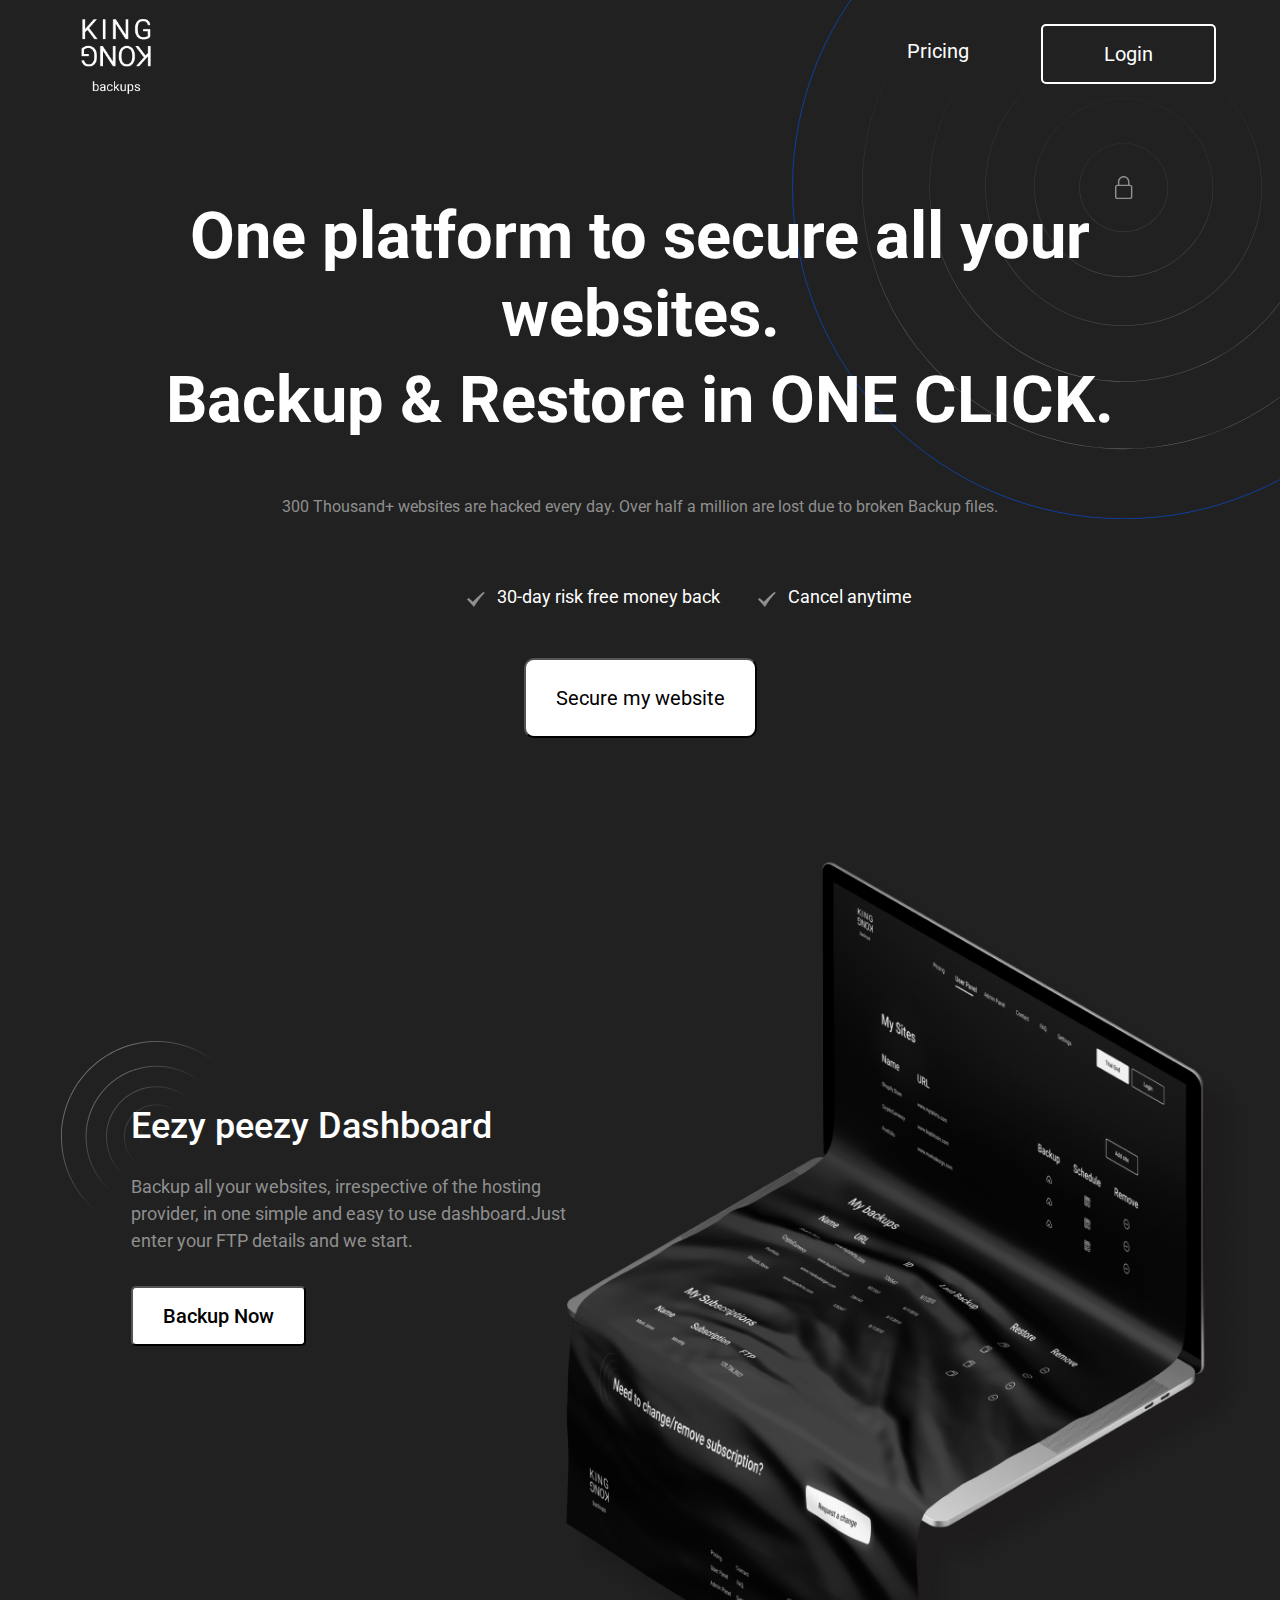
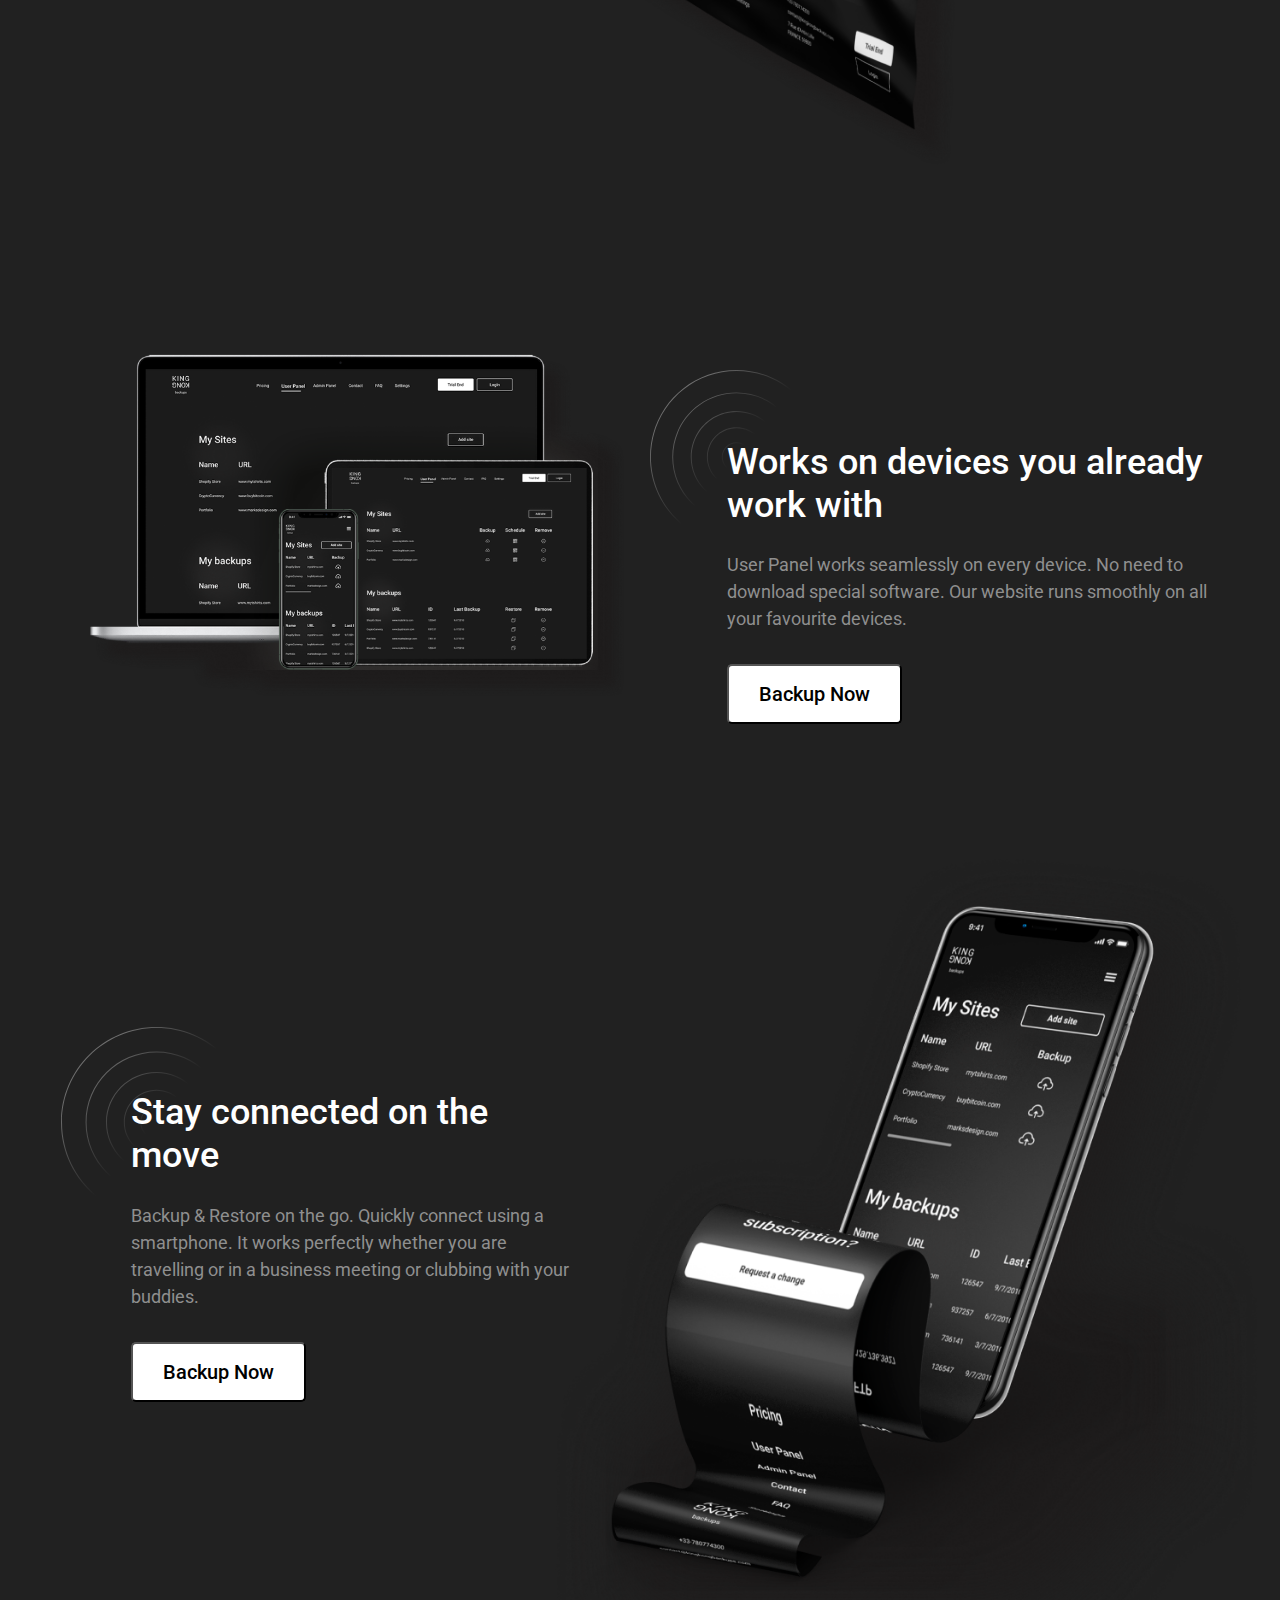
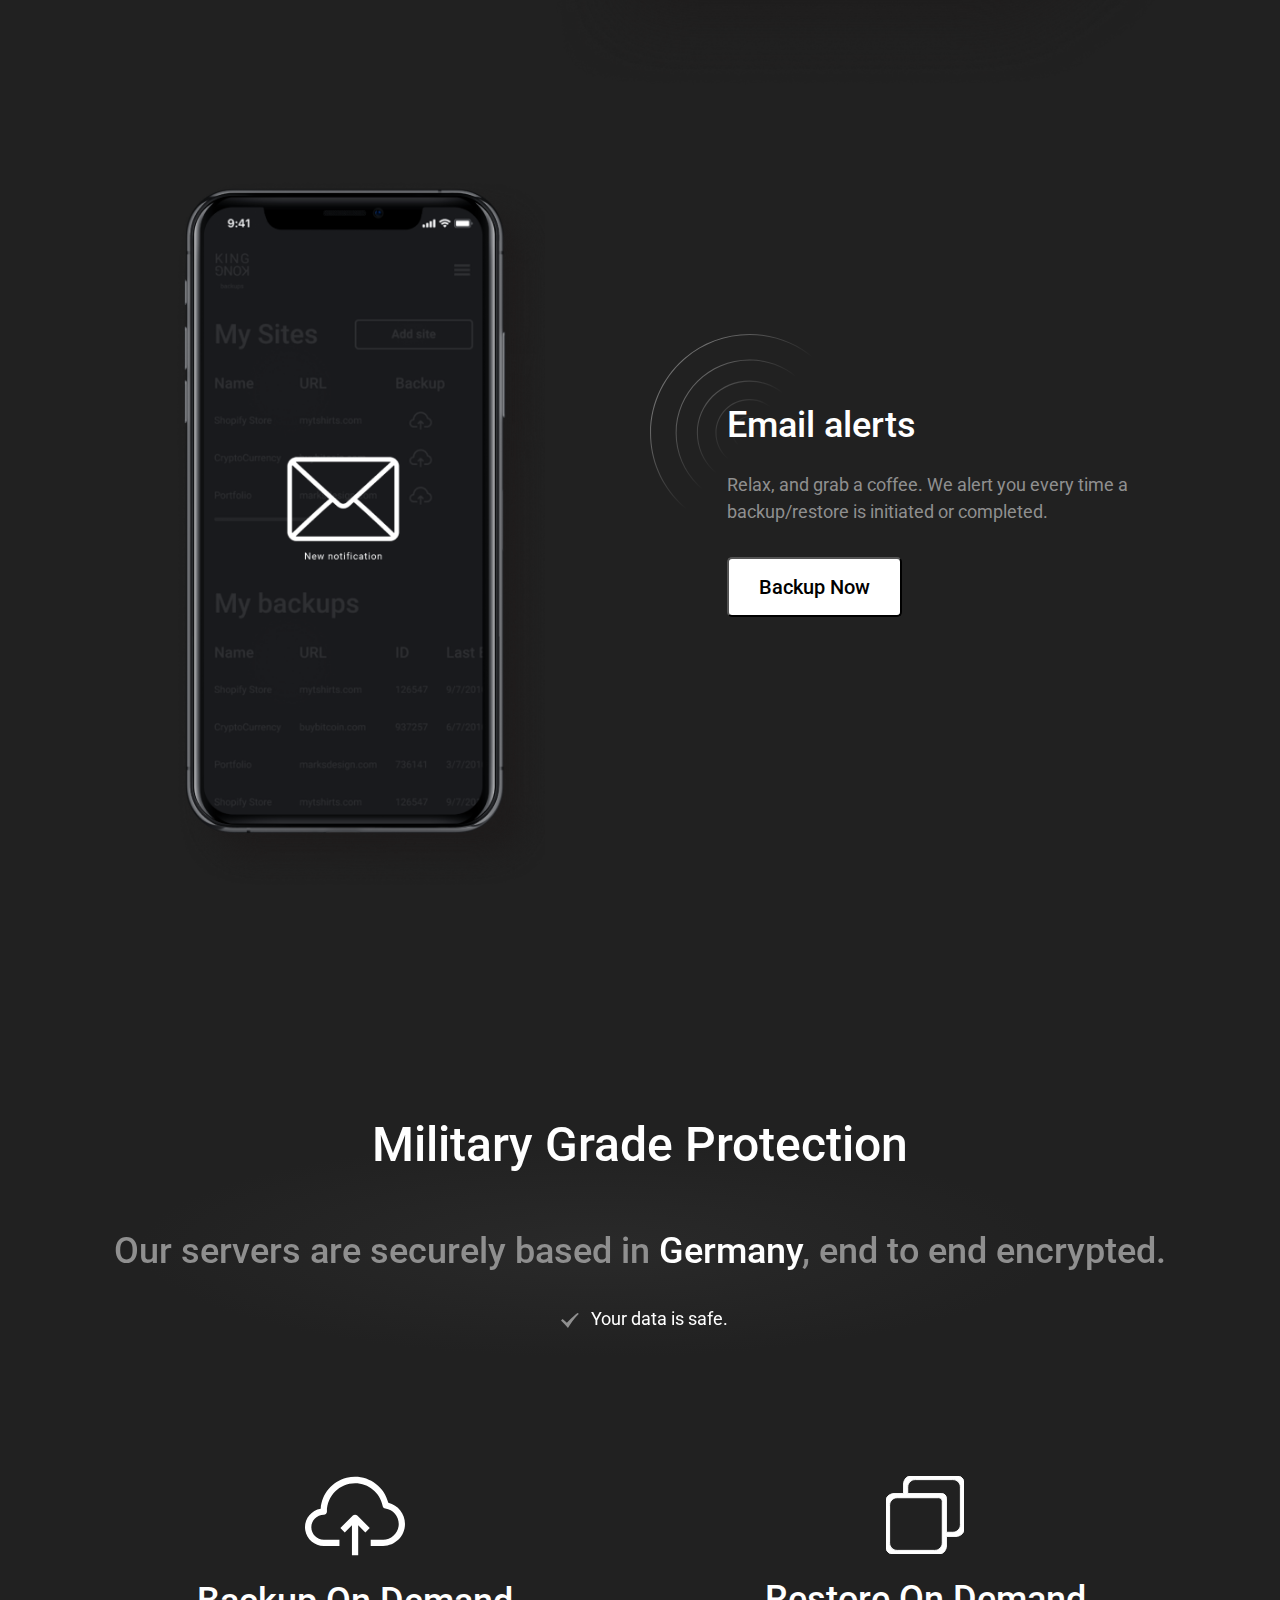
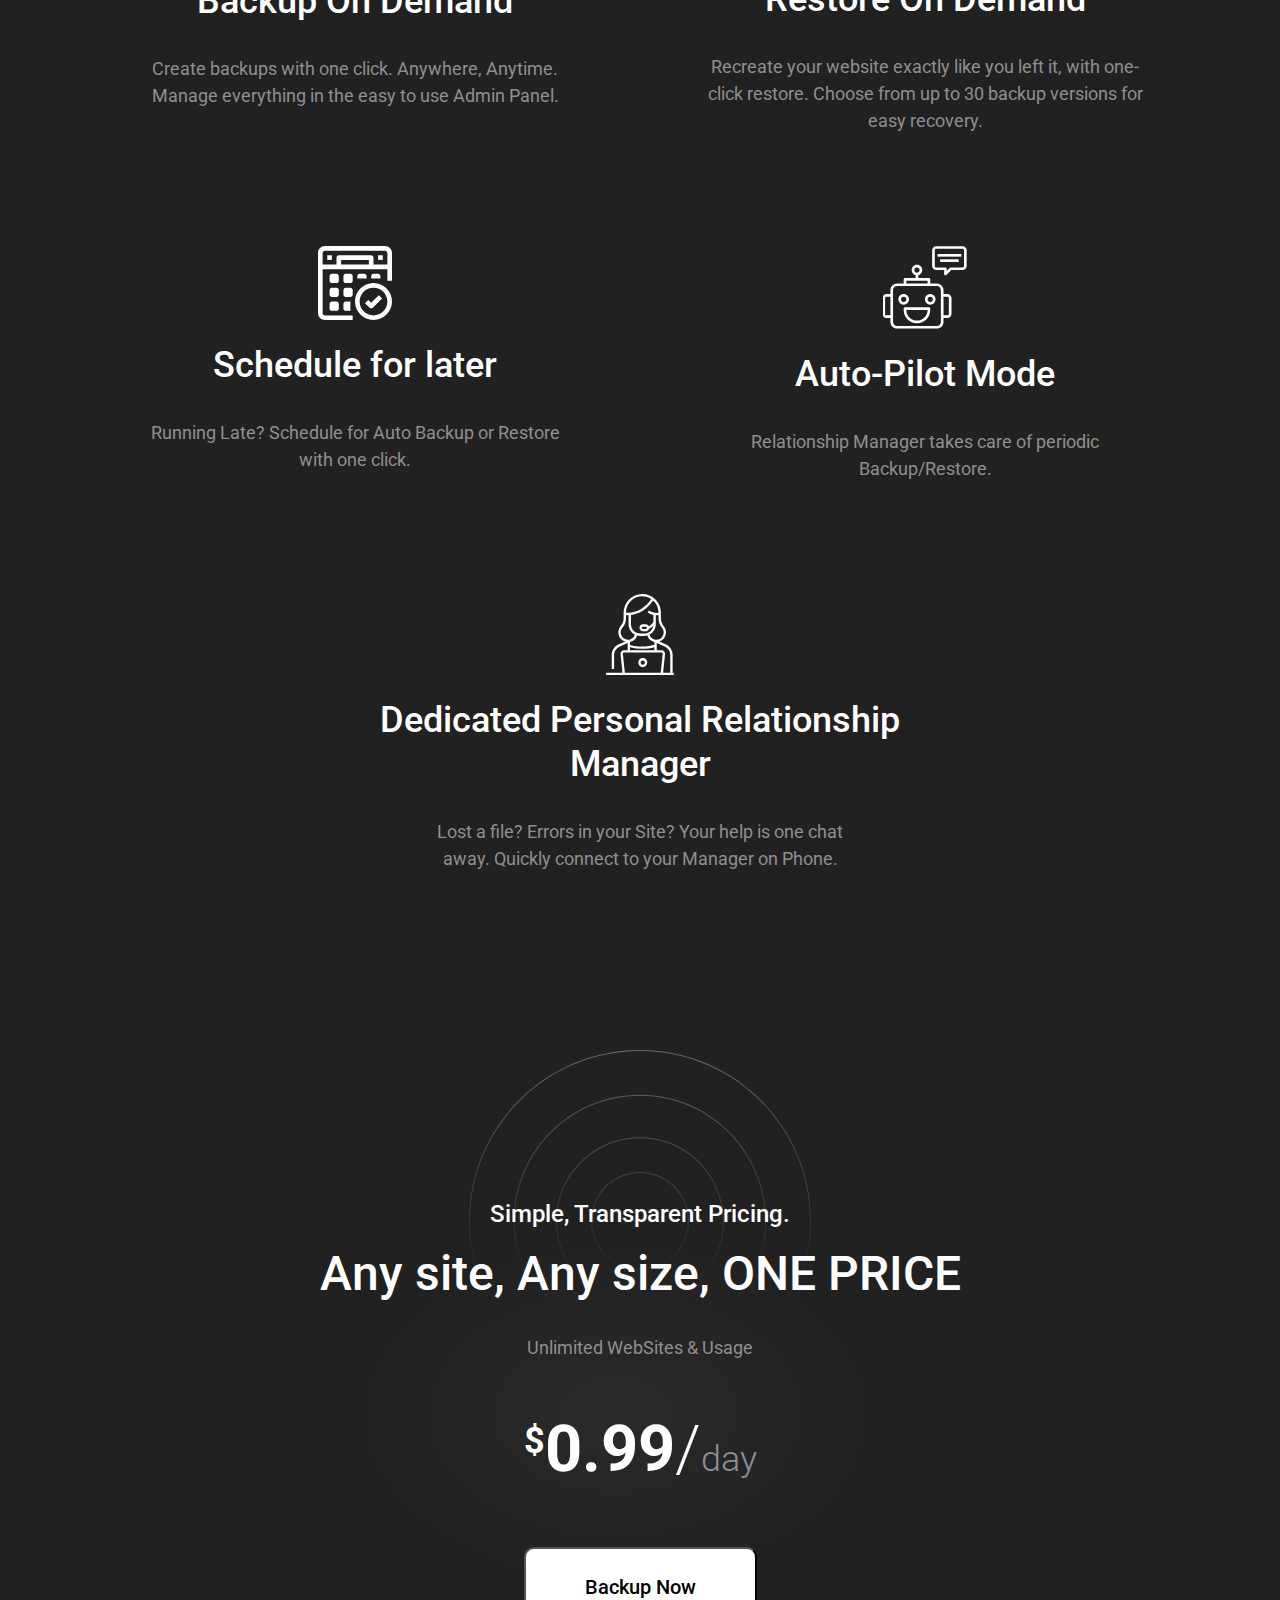
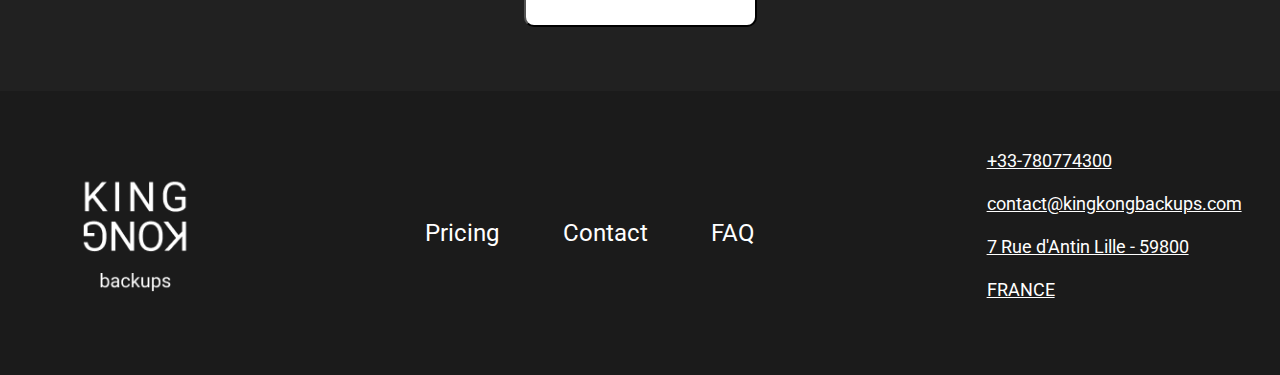
<file: index.html>
<!DOCTYPE html>
<html lang="en">
    <head>
        <meta charset="utf-8"/>
        <meta name="viewport" content="width=device-width, initial-scale=1.0">


        <title>Home</title>
        
        <script type="text/javascript" src="js/jquery-3.5.1.min.js"></script>
        
        <link rel="stylesheet" type="text/css" href="css/bootstrap.min.css">
        <link rel="stylesheet" type="text/css" href="css/main.css">
        <link rel="stylesheet" type="text/css" href="css/responsive.css">

        <link href="https://fonts.googleapis.com/css2?family=Roboto:wght@300;400;500;700&display=swap" rel="stylesheet">
    </head>
    <body class="bg-cdark">
        <section>
            <div class="bg-hero bg-cdark">
                <nav class="navbar navbar-dark navbar-expand-md navbar-cpad">
                    <a class="navbar-brand" href="#"><img src="images/logo.png" alt="Logo"></a>
                    <button class="navbar-toggler" type="button" data-toggle="collapse" data-target="#navbarSupportedContent" aria-controls="navbarSupportedContent" aria-expanded="false" aria-label="Toggle navigation">
                    <span class="navbar-toggler-icon"></span>
                    </button>
                    <div class="collapse navbar-collapse" id="navbarSupportedContent">
                        <ul class="navbar-nav ml-auto text-center">
                            <li class="nav-item pt-md-1">
                                <a class="nav-link fnt-p1f" href="pricing.html">Pricing</a>
                            </li>
                            <li class="nav-item d-md-none d-block">
                                <a class="nav-link fnt-p1f" href="contact.html">Contact</a>
                            </li>
                            <li class="nav-item d-md-none d-block">
                                <a class="nav-link fnt-p1f" href="faq.html">FAQ</a>
                            </li>
                            <li class="nav-item d-md-none d-block pb-5">
                                <a class="nav-link fnt-p1f" href="settings.html">Settings</a>
                            </li>
                            <li class="login-btn">
                                <a href="login.html"><button class="btn-cdark fnt-p1f">Login</button></a>
                            </li>
                        </ul>
                    </div>
                </nav>
                <div class="container text-center" style="padding-top: 7%;">
                    <h1 class="font-weight-bold fnt-hro">One platform to secure all your websites.</h1>
                    <h1 class="font-weight-bold fnt-hro fnt-shrnk-sm">Backup & Restore in ONE CLICK.</h1>
                    <p class="fnt-c8f pt-sm-5">300 Thousand+ websites are hacked every day. Over half a million are lost due to broken Backup files.</p>
                </div>
            </div>
        </section>
        <section class="bg-cdark">
            <div class="container-md">
                <div class="text-center text-white pt-5">
                    <div class="row justify-content-center">
                        <div class="col-sm-7 txt-right-sm">
                            <span class="px-2">
                                <svg width="18" height="15" viewBox="0 0 18 15" fill="none" xmlns="http://www.w3.org/2000/svg">
                                <path d="M17.685 1.08029C15.185 3.30029 12.185 7.05029 8.685 12.3303L6.96 15.0153C5.52 13.2153 3.2 10.7153 0 7.51529L1.605 5.91029L5.895 9.66029C7.395 8.16029 8.79 6.80279 10.08 5.58779C11.37 4.37279 12.3975 3.43529 13.1625 2.77529C13.9275 2.11529 14.585 1.56029 15.135 1.11029C15.685 0.660289 16.07 0.365289 16.29 0.225289L16.605 0.0152893C16.645 0.0152893 16.7 0.0252893 16.77 0.0452893C16.84 0.0652893 16.97 0.162789 17.16 0.337789C17.35 0.512789 17.525 0.760289 17.685 1.08029Z" fill="#8F8F8F"/>
                                </svg>
                            </span>
                            <span class=" fnt-p">30-day risk free money back</span>
                        </div>
                        <div class="col-sm-5 txt-left-sm">
                            <span class="px-2">
                                <svg width="18" height="15" viewBox="0 0 18 15" fill="none" xmlns="http://www.w3.org/2000/svg">
                                <path d="M17.685 1.08029C15.185 3.30029 12.185 7.05029 8.685 12.3303L6.96 15.0153C5.52 13.2153 3.2 10.7153 0 7.51529L1.605 5.91029L5.895 9.66029C7.395 8.16029 8.79 6.80279 10.08 5.58779C11.37 4.37279 12.3975 3.43529 13.1625 2.77529C13.9275 2.11529 14.585 1.56029 15.135 1.11029C15.685 0.660289 16.07 0.365289 16.29 0.225289L16.605 0.0152893C16.645 0.0152893 16.7 0.0252893 16.77 0.0452893C16.84 0.0652893 16.97 0.162789 17.16 0.337789C17.35 0.512789 17.525 0.760289 17.685 1.08029Z" fill="#8F8F8F"/>
                                </svg>
                            </span>
                            <span class="fnt-p">Cancel anytime</span>
                        </div>
                    </div>
                <div class="pt-5">
                    <button class="btn-cwhite fnt-p1f fon-weight-500">Secure my website</button>
                </div>
                </div>
            </div>
            <div class="container container-clg">
                <div class="row text-center bd-cont1-h bd-cont1-pt">
                    <div class="col-lg-7 div-float-right"><img src="images/Macbook-Long-Scroll-Mockup2.png" class="macbook-lg" alt="Macbook-Long-Scroll"></div>
                    <div class="col-lg-5 text-white h-100 txt-left-lg p-left-lg bd-txt-1">
                        <div class="d-flex">
                            <div style="position: relative; width: max-content;"><img class="circle-group-sm" src="images/small_circle_group.svg" alt=""><h2 class="fnt-h2">Eezy peezy Dashboard</h2></div>
                        </div>
                        <p class="fnt-c8f fnt-p pt-3">Backup all your websites, irrespective of the hosting provider, in one simple and easy to use dashboard.Just enter your FTP details and we start.</p>
                        <div class="pt-3"><button class="btn-cwhite-sm fnt-btn-1">Backup Now</button></div>
                    </div>
                </div>
                <div class="row text-center" style="padding-top: 15%;">
                    <div class="col-lg-6 device-mocks"><img src="images/Digital-Device-Mockup-Freebie-Vol 1.png" alt="Mockups"></div>
                    <div class="col-lg-6 text-white h-100 txt-left-lg bd-cont2-txt">
                        <div class="d-flex col-12 flex-column">
                            <div class="d-flex">
                                <div style="position: relative; width: max-content;"><img class="circle-group-sm-2" src="images/small_circle_group.svg" alt=""><h2 class="fnt-h2">Works on devices you already work with
                                </h2></div>
                            </div>
                            <p class="fnt-c8f fnt-p pt-3">User Panel works seamlessly on every device. No need to download special software. Our website runs smoothly on all your favourite devices.</p>
                            <div class="pt-3"><button class="btn-cwhite-sm fnt-btn-1">Backup Now</button></div>
                        </div>
                    </div>
                </div>
                <div class="row text-center bd-cont1-h bd-cont1-pt">
                    <div class="col-lg-7 div-float-right"><img src="images/iPhone-XS-Longscroll-Mockup 1.png" class="macbook-lg" alt="Macbook-Long-Scroll"></div>
                    <div class="col-lg-5 text-white h-100 txt-left-lg p-left-lg bd-txt-1">
                        <div class="d-flex">
                            <div style="position: relative; width: max-content;"><img class="circle-group-sm-3" src="images/small_circle_group.svg" alt=""><h2 class="fnt-h2">Stay connected on the move</h2></div>
                        </div>
                        <p class="fnt-c8f fnt-p pt-3">Backup & Restore on the go. Quickly connect using a smartphone. 
                            It works perfectly whether you are travelling or in a business meeting or clubbing with your buddies.</p>
                        <div class="pt-3"><button class="btn-cwhite-sm fnt-btn-1">Backup Now</button></div>
                    </div>
                </div>
                <div class="row text-center">
                    <div class="col-lg-6 iphone-xs"><img src="images/iPhone-Xs 2.png" alt="iPhone-Xs"></div>
                    <div class="col-lg-6 text-white h-100 txt-left-lg pt-lgc-0 bd-cont4-txt">
                        <div class="d-flex col-12 flex-column">
                            <div class="d-flex">
                                <div style="position: relative; width: max-content;"><img class="circle-group-sm-4" src="images/small_circle_group.svg" alt=""><h2 class="fnt-h2">Email alerts</h2></div>
                            </div>
                            <p class="fnt-c8f fnt-p pt-3">Relax, and grab a coffee. We alert you every time a backup/restore is initiated or completed.</p>
                            <div class="pt-3"><button class="btn-cwhite-sm fnt-btn-1">Backup Now</button></div>
                        </div>
                    </div>
                </div>
            </div>
        </section>
        <section class="lower-body">
            <div class="container text-white text-center">
                <div class="bg-radial-1 pb-5">
                    <div class="" style="position: relative; z-index: 2; background-color: transparent; filter: blur(0);">
                        <h1 class="fnt-h1 ">Military Grade Protection</h1>
                        <h2 class="fnt-h2 fnt-c8f pt-5">Our servers are securely based in <span class="text-white">Germany</span>, end to end encrypted.</h2>
                        <div class="pt-4">
                            <span class="px-2">
                                <svg width="18" class="fnt-c8f" height="15" viewBox="0 0 18 15" fill="none" xmlns="http://www.w3.org/2000/svg">
                                <path d="M17.685 1.08029C15.185 3.30029 12.185 7.05029 8.685 12.3303L6.96 15.0153C5.52 13.2153 3.2 10.7153 0 7.51529L1.605 5.91029L5.895 9.66029C7.395 8.16029 8.79 6.80279 10.08 5.58779C11.37 4.37279 12.3975 3.43529 13.1625 2.77529C13.9275 2.11529 14.585 1.56029 15.135 1.11029C15.685 0.660289 16.07 0.365289 16.29 0.225289L16.605 0.0152893C16.645 0.0152893 16.7 0.0252893 16.77 0.0452893C16.84 0.0652893 16.97 0.162789 17.16 0.337789C17.35 0.512789 17.525 0.760289 17.685 1.08029Z" fill="#8F8F8F"/>
                                </svg>
                            </span>
                            <span class="fnt-p">Your data is safe.</span>
                        </div>
                    </div>
                </div>
                <div class="row pt-md-5">
                    <div class="col-md-6 pt-5 pb-5">
                        <div class="service-svg pb-md-4 pb-2"><img src="images/cloud-up.svg" alt=""></div>
                        <h2 class="fnt-h2">Backup On Demand</h2>
                        <div class="row justify-content-center">
                            <div class="col-md-10">
                                <p class="fnt-p fnt-c8f pt-md-4 pt-2">Create backups with one click. Anywhere, Anytime. 
                                    Manage everything in the easy to use Admin Panel.</p>
                            </div>
                        </div>
                    </div>
                    <div class="col-md-6 pt-5 pb-5">
                        <div class="service-svg pb-md-4 pb-3"><img src="images/squares.svg" alt=""></div>
                        <h2 class="fnt-h2">Restore On Demand</h2>
                        <div class="row justify-content-center">
                            <div class="col-md-10">
                                <p class="fnt-p fnt-c8f pt-md-4 pt-2">Recreate your website exactly like you left it, with one-click restore. Choose from up to 30 backup versions for easy recovery.</p>
                            </div>
                        </div>
                    </div>
                    <div class="col-md-6 pt-5 pb-5">
                        <div class="service-svg pb-md-4 pb-3"><img src="images/calendar.svg" alt=""></div>
                        <h2 class="fnt-h2">Schedule for later</h2>
                        <div class="row justify-content-center">
                            <div class="col-md-10">
                                <p class="fnt-p fnt-c8f pt-md-4 pt-2">Running Late? Schedule for Auto Backup or Restore with one click.</p>
                            </div>
                        </div>
                    </div>
                    <div class="col-md-6 pt-5 pb-5">
                        <div class="service-svg pb-md-4 pb-3"><img src="images/robot.svg" alt=""></div>
                        <h2 class="fnt-h2">Auto-Pilot Mode</h2>
                        <div class="row justify-content-center">
                            <div class="col-md-10">
                                <p class="fnt-p fnt-c8f pt-md-4 pt-2">Relationship Manager takes care of periodic Backup/Restore.</p>
                            </div>
                        </div>
                    </div>
                </div>
                <div class="row justify-content-center">
                    <div class="col-md-6 pt-5 pb-5">
                        <div class="service-svg pb-md-4 pb-3"><img src="images/girl.svg" alt=""></div>
                        <h2 class="fnt-h2">Dedicated Personal 
                            Relationship Manager</h2>
                        <div class="row justify-content-center">
                            <div class="col-md-10">
                                <p class="fnt-p fnt-c8f pt-md-4 pt-2">Lost a file? Errors in your Site? Your help is one chat away. Quickly connect to your 
                                    Manager on Phone.</p>
                            </div>
                        </div>
                    </div>
                </div>
            </div>
        </section>
        <section>
            <div class="container text-center pb-5">
                <div class="d-flex justify-content-center" style="margin-top: -7%;">
                    <div class="">
                        <img class="lower-sec-img" src="images/lower-circle.svg" alt="">
                        <div class="bg-radial-1">
                            <h3 class="fnt-h3">Simple, Transparent Pricing.</h3>
                            <h1 class="fnt-h1 pt-2">Any site, Any size, ONE PRICE</h1>
                            <p class="fnt-p fnt-c8f fon-weight-400 pt-4">Unlimited WebSites & Usage</p>
                            <div class="pt-4"><sup class="fnt-h2 font-weight-bold">&dollar;</sup><span class="font-weight-bold fnt-lwr-sec">0.99<span class="font-weight-light">/</span></span><span class="fnt-c8f fnt-h2 font-weight-light">day</span></div>
                            <div class="pt-sm-5 pt-2"><button class="btn-cwhite-md233-158 fnt-btn-1">Backup Now</button></div>
                        </div>
                    </div>
                </div>
            </div>
        </section>
        <section class="pt-3">
            <footer class="bg-1b pb-cmd-200">
                <div class="pt-5 pb-5">
                    <nav class="navbar navbar-dark navbar-expand-md justify-content-center" style="padding-left: 6%; padding-right: 3%;">
                        <a class="d-none d-md-block" href="#"><img class="ftr-logo" src="images/logo.png" alt="Logo"></a>
                        <div class="navbar-collapse" id="navbarSupportedContent">
                            <ul class="navbar-nav m-auto text-center justify-content-between ftr-links-3">
                                <li class="nav-item">
                                    <a class="nav-link fnt-h3" href="pricing.html">Pricing</a>
                                </li>
                                <li class="nav-item">
                                    <a class="nav-link fnt-h3" href="contact.html">Contact</a>
                                </li>
                                <li class="nav-item fnt-h3">
                                    <a class="nav-link" href="faq.html">FAQ</a>
                                </li>
                                <li class="nav-item d-md-none d-block pt-4 fnt-h3">
                                    <a class="nav-link" href="login.html"><button class="btn-cdark">Login</button></a>
                                </li>
                            </ul>
                            <div class="text-center pt-5 pb-5">
                                <a class="d-md-none d-block" href="#"><img class="ftr-logo" src="images/logo.png" alt="Logo"></a>
                            </div>
                            <ul class="navbar-nav d-md-block d-none">
                                <li class="nav-item">
                                    <p class="fnt-p" style="text-decoration: underline;"><a href="#">+33-780774300</a></p>
                                    <p class="fnt-p" style="text-decoration: underline;"><a href="#">contact@kingkongbackups.com</a></p>
                                    <p class="fnt-p d-none d-md-block" style="text-decoration: underline;"><a href="#">7 Rue d'Antin Lille - 59800</a></p>
                                    <p class="fnt-p d-none d-md-block" style="text-decoration: underline;"><a href="#">FRANCE</a></p>
                                </li>
                            </ul>
                            <ul class="navbar-nav text-center  d-block d-md-none">
                                <li class="nav-item">
                                    <p class="fnt-p"><a href="#">+33-780774300</a></p>
                                    <p class="fnt-p"><a href="#">contact@kingkongbackups.com</a></p>
                                    <p class="fnt-h2 d-block d-md-none"><a href="#">7 Rue d'Antin Lille</a></p>
                                    <p class="fnt-h2 d-block d-md-none"><a href="#">FRANCE 59800</a></p>
                                </li>
                            </ul>
                        </div>
                    </nav>
                </div>
            </footer>
        </section>
        <script type="text/javascript" src="js/bootstrap.bundle.min.js"></script>
    </body>
</html>
</file>
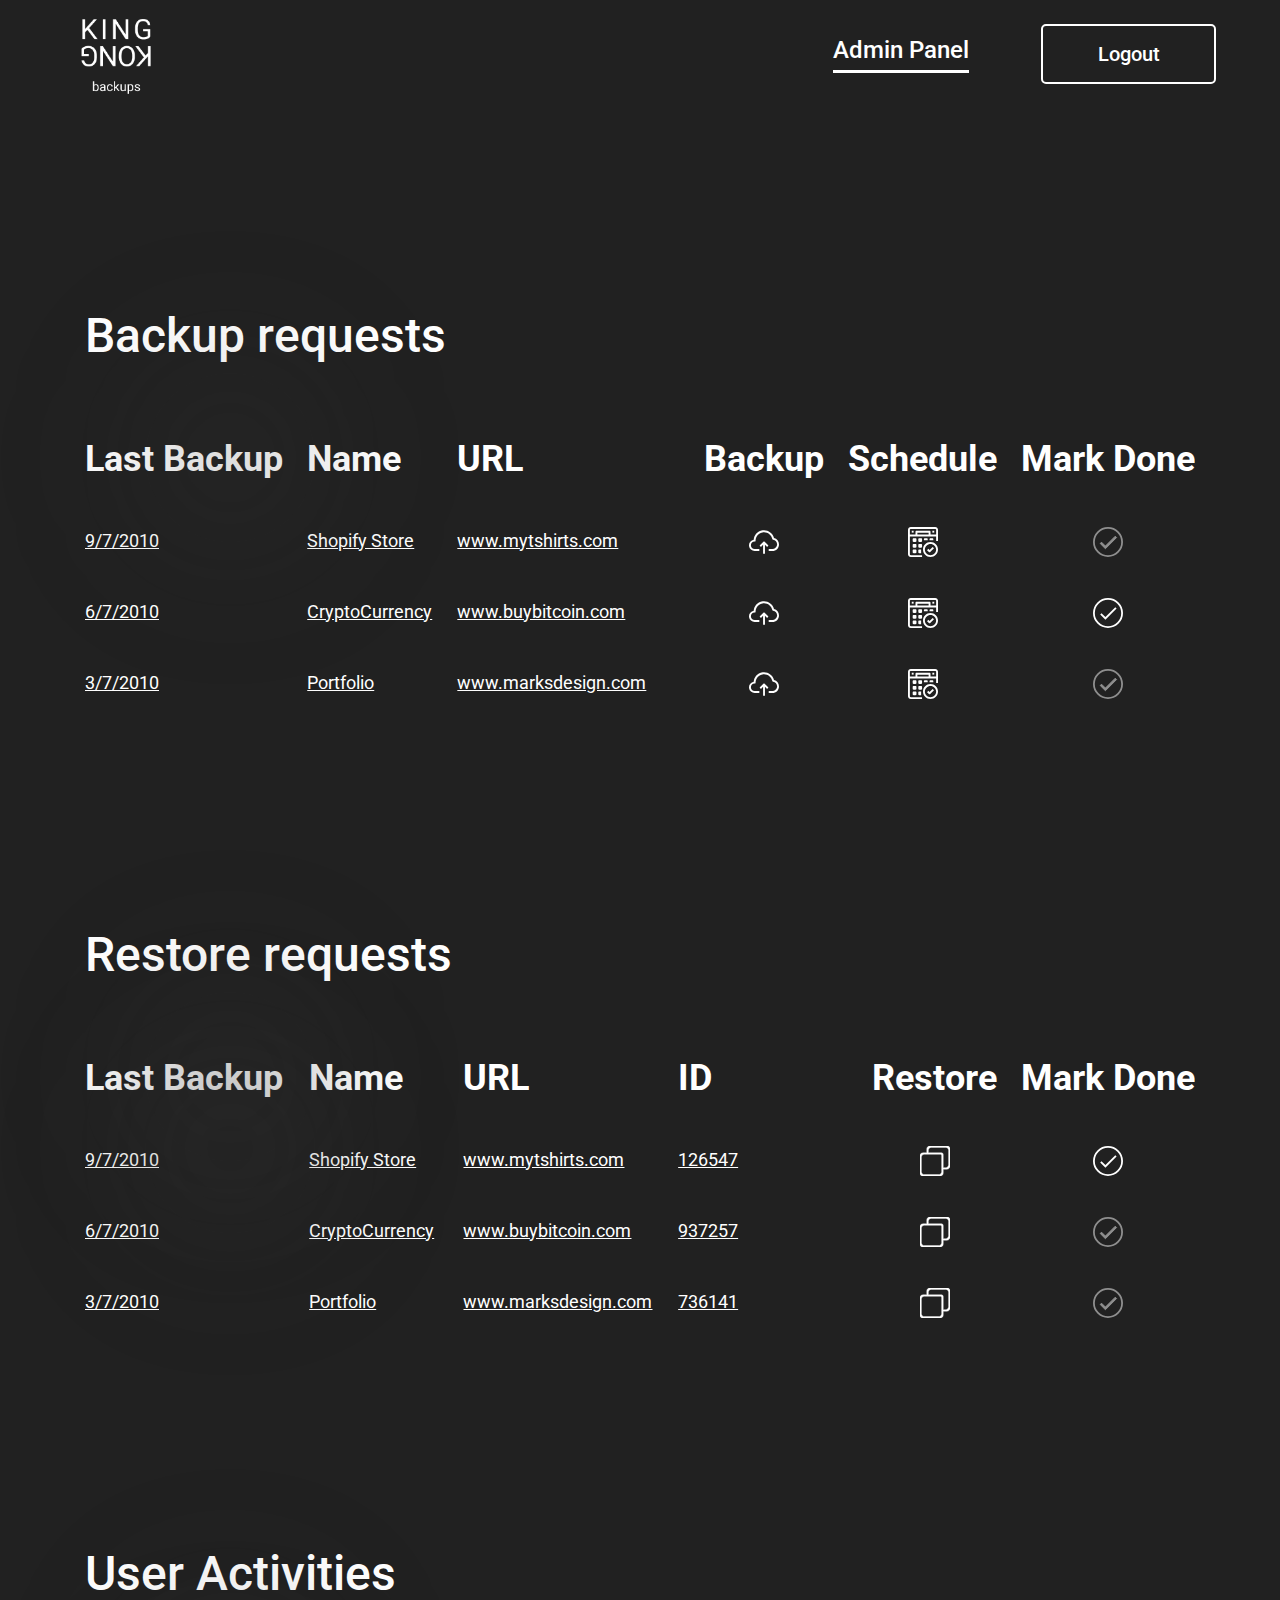
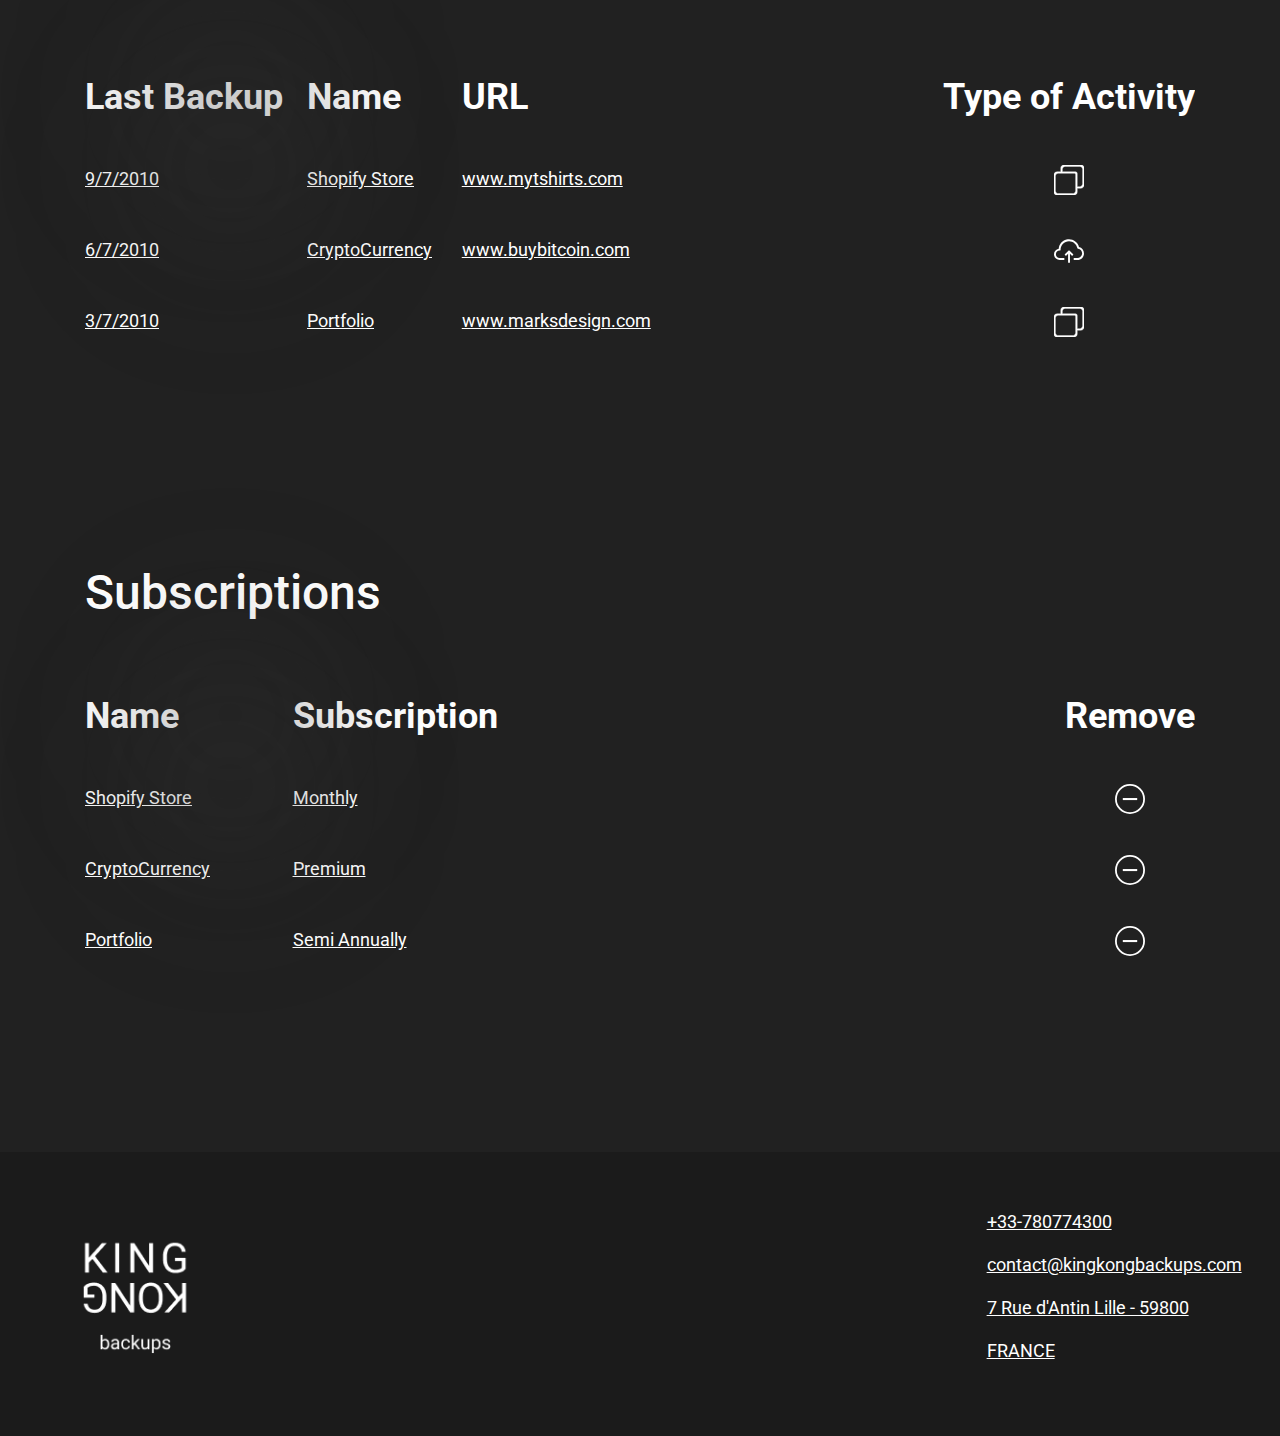
<file: admin.html>
<!DOCTYPE html>
<html lang="en">
    <head>
        <meta charset="utf-8"/>
        <meta name="viewport" content="width=device-width, initial-scale=1.0">

        <title>Admin Panel</title>
        
        <script type="text/javascript" src="js/jquery-3.5.1.min.js"></script>
        
        <link rel="stylesheet" type="text/css" href="css/bootstrap.min.css">
        <link rel="stylesheet" type="text/css" href="css/main.css">
        <link rel="stylesheet" type="text/css" href="css/responsive.css">

        <link href="https://fonts.googleapis.com/css2?family=Roboto:wght@300;400;500;700&display=swap" rel="stylesheet">
    </head>
    <body class="bg-cdark">
        <section class="pb-2">
            <div class="">
                <nav class="navbar navbar-dark navbar-expand-md navbar-cpad">
                    <a class="navbar-brand" href="index.html"><img src="images/logo.png" alt="Logo"></a>
                    <button class="navbar-toggler" type="button" data-toggle="collapse" data-target="#navbarSupportedContent" aria-controls="navbarSupportedContent" aria-expanded="false" aria-label="Toggle navigation">
                    <span class="navbar-toggler-icon"></span>
                    </button>
                    <div class="collapse navbar-collapse" id="navbarSupportedContent">
                        <ul class="navbar-nav ml-auto text-center">
                            <li class="nav-item text-center">
                                <a class="nav-link fnt-24px font-weight-500" style="line-height: 1.5;" href="#">Admin Panel
                                    <div style="margin-top: 2px; border-top: 3px solid white;"></div>
                                </a>
                            </li>
                            <li class="nav-item d-md-none d-block">
                                <a class="nav-link fnt-p1f" href="pricing.html">Pricing</a>
                            </li>
                            <li class="nav-item d-md-none d-block">
                                <a class="nav-link fnt-p1f" href="contact.html">Contact</a>
                            </li>
                            <li class="nav-item d-md-none d-block">
                                <a class="nav-link fnt-p1f" href="faq.html">FAQ</a>
                            </li>
                            <li class="nav-item d-md-none d-block pb-5">
                                <a class="nav-link fnt-p1f" href="settings.html">Settings</a>
                            </li>
                            <li class="login-btn">
                                <a href="login.html"><button class="btn-cdark fnt-btn-1">Logout</button></a>
                            </li>
                        </ul>
                    </div>
                </nav>
                <div class="container container-clg-2">
                    <div style="position: relative;">
                        <div class="pt-md-5 pb-md-5 pt-0 pb-3"></div>
                        <div class="pt-md-5 pb-md-5"></div>
                        <div class=" bg-radial-2"></div>
                        <div class="fnt-h1 font-weight-500">Backup requests</div>
                        <div class="pt-md-5 pt-3"></div>
                        <div class="w-100 d-block" style="overflow-x: auto;">
                            <table class="table table-borderless table-1">
                                <thead>
                                <tr class="fnt-h2 font-weight-500">
                                    <th scope="col" class="w-20" style="white-space: pre;">Last Backup</th>
                                    <th scope="col" class="w-18">Name</th>
                                    <th scope="col" class="w-20">URL</th>
                                    <th style="width: 100%;"></th>
                                    <th scope="col">Backup</th>
                                    <th scope="col">Schedule</th>
                                    <th scope="col" style="white-space: pre;">Mark Done</th>
                                </tr>
                                </thead>
                                <tbody class="fnt-p font-weight-400 txt-underline txt-underline-md">
                                <tr>
                                    <td>9/7/2010</td>
                                    <td>Shopify Store</td>
                                    <td>www.mytshirts.com</td>
                                    <td></td>
                                    <td><img src="images/cloud-up.svg" alt=""></td>
                                    <td><img src="images/calendar.svg" alt=""></td>
                                    <td class="cdactive">
                                        <svg width="30" height="30" viewBox="0 0 30 30" fill="none" xmlns="http://www.w3.org/2000/svg">
                                        <path d="M22.2805 9.20005L12.4088 19.0717L8.51985 15.1827L7.2002 16.5024L12.4088 21.711L23.6001 10.5197L22.2805 9.20005Z" fill="currentColor"/>
                                        <circle cx="15" cy="15" r="14.1" stroke="currentColor" stroke-width="1.8"/>
                                        </svg>
                                    </td>
                                </tr>
                                <tr>
                                    <td>6/7/2010</td>
                                    <td>CryptoCurrency</td>
                                    <td>www.buybitcoin.com</td>
                                    <td></td>
                                    <td><img src="images/cloud-up.svg" alt=""></td>
                                    <td><img src="images/calendar.svg" alt=""></td>
                                    <td>
                                        <svg width="30" height="30" viewBox="0 0 30 30" fill="none" xmlns="http://www.w3.org/2000/svg">
                                        <path d="M22.2805 9.20005L12.4088 19.0717L8.51985 15.1827L7.2002 16.5024L12.4088 21.711L23.6001 10.5197L22.2805 9.20005Z" fill="currentColor"/>
                                        <circle cx="15" cy="15" r="14.1" stroke="currentColor" stroke-width="1.8"/>
                                        </svg>
                                    </td>
                                </tr>
                                <tr>
                                    <td>3/7/2010</td>
                                    <td>Portfolio</td>
                                    <td>www.marksdesign.com</td>
                                    <td></td>
                                    <td><img src="images/cloud-up.svg" alt=""></td>
                                    <td><img src="images/calendar.svg" alt=""></td>
                                    <td class="cdactive">
                                        <svg width="30" height="30" viewBox="0 0 30 30" fill="none" xmlns="http://www.w3.org/2000/svg">
                                        <path d="M22.2805 9.20005L12.4088 19.0717L8.51985 15.1827L7.2002 16.5024L12.4088 21.711L23.6001 10.5197L22.2805 9.20005Z" fill="currentColor"/>
                                        <circle cx="15" cy="15" r="14.1" stroke="currentColor" stroke-width="1.8"/>
                                        </svg>
                                    </td>
                                </tr>
                                </tbody>
                            </table>
                        </div>
                    </div>
                    <div style="position: relative;">
                        <div class="pt-md-5 pb-md-5 pt-0 pb-3"></div>
                        <div class="pt-md-5 pb-md-5"></div>
                        <div class=" bg-radial-2"></div>
                        <div class="fnt-h1 font-weight-500">Restore requests</div>
                        <div class=" bg-radial-2"></div>
                        <div class="pt-md-5 pt-3"></div>
                        <div class="w-100 d-block" style="overflow-x: auto;">
                            <table class="table table-borderless table-2">
                                <thead>
                                <tr class="fnt-h2 font-weight-500">
                                    <th style="white-space: pre;" class="w-20" scope="col">Last Backup</th>
                                    <th scope="col" class="w-16">Name</th>
                                    <th scope="col" class="w-20">URL</th>
                                    <th scope="col">ID</th>
                                    <th style="width: 100%;"></th>
                                    <th scope="col">Restore</th>
                                    <th style="white-space: pre;" scope="col">Mark Done</th>
                                </tr>
                                </thead>
                                <tbody class="fnt-p font-weight-400 txt-underline txt-underline-md">
                                <tr>
                                    <td>9/7/2010</td>
                                    <td>Shopify Store</td>
                                    <td>www.mytshirts.com</td>
                                    <td>126547</td>
                                    <td></td>
                                    <td><img src="images/squares.svg" alt=""></td>
                                    <td>
                                        <svg width="30" height="30" viewBox="0 0 30 30" fill="none" xmlns="http://www.w3.org/2000/svg">
                                        <path d="M22.2805 9.20005L12.4088 19.0717L8.51985 15.1827L7.2002 16.5024L12.4088 21.711L23.6001 10.5197L22.2805 9.20005Z" fill="currentColor"/>
                                        <circle cx="15" cy="15" r="14.1" stroke="currentColor" stroke-width="1.8"/>
                                        </svg>
                                    </td>
                                </tr>
                                <tr>
                                    <td>6/7/2010</td>
                                    <td>CryptoCurrency</td>
                                    <td>www.buybitcoin.com</td>
                                    <td>937257</td>
                                    <td></td>
                                    <td><img src="images/squares.svg" alt=""></td>
                                    <td class="cdactive">
                                        <svg width="30" height="30" viewBox="0 0 30 30" fill="none" xmlns="http://www.w3.org/2000/svg">
                                        <path d="M22.2805 9.20005L12.4088 19.0717L8.51985 15.1827L7.2002 16.5024L12.4088 21.711L23.6001 10.5197L22.2805 9.20005Z" fill="currentColor"/>
                                        <circle cx="15" cy="15" r="14.1" stroke="currentColor" stroke-width="1.8"/>
                                        </svg>
                                    </td>
                                </tr>
                                <tr>
                                    <td>3/7/2010</td>
                                    <td>Portfolio</td>
                                    <td>www.marksdesign.com</td>
                                    <td>736141</td>
                                    <td></td>
                                    <td><img src="images/squares.svg" alt=""></td>
                                    <td class="cdactive">
                                        <svg width="30" height="30" viewBox="0 0 30 30" fill="none" xmlns="http://www.w3.org/2000/svg">
                                        <path d="M22.2805 9.20005L12.4088 19.0717L8.51985 15.1827L7.2002 16.5024L12.4088 21.711L23.6001 10.5197L22.2805 9.20005Z" fill="currentColor"/>
                                        <circle cx="15" cy="15" r="14.1" stroke="currentColor" stroke-width="1.8"/>
                                        </svg>
                                    </td>
                                </tr>
                                </tbody>
                            </table>
                        </div>
                    </div>
                    <div style="position: relative;">
                        <div class="pt-md-5 pb-md-5 pt-0 pb-3"></div>
                        <div class="pt-md-5 pb-md-5"></div>
                        <div class=" bg-radial-2"></div>
                        <div class="fnt-h1 font-weight-500">User Activities</div>
                        <div class=" bg-radial-2"></div>
                        <div class="pt-md-5 pt-3"></div>
                        <div class="w-100 d-block" style="overflow-x: auto;">
                            <table class="table table-borderless table-3">
                                <thead>
                                <tr class="fnt-h2 font-weight-500">
                                    <th style="white-space: pre;" class="w-18-5" scope="col">Last Backup</th>
                                    <th scope="col" class="w-14-5">Name</th>
                                    <th scope="col" class="w-20">URL</th>
                                    <th style="width: 100%;"></th>
                                    <th style="white-space: pre;" scope="col">Type of Activity</th>
                                </tr>
                                </thead>
                                <tbody class="fnt-p font-weight-400 txt-underline txt-underline-md">
                                <tr>
                                    <td>9/7/2010</td>
                                    <td>Shopify Store</td>
                                    <td>www.mytshirts.com</td>
                                    <td></td>
                                    <td><img src="images/squares.svg" alt=""></td>
                                </tr>
                                <tr>
                                    <td>6/7/2010</td>
                                    <td>CryptoCurrency</td>
                                    <td>www.buybitcoin.com</td>
                                    <td></td>
                                    <td><img src="images/cloud-up.svg" alt=""></td>
                                </tr>
                                <tr>
                                    <td>3/7/2010</td>
                                    <td>Portfolio</td>
                                    <td>www.marksdesign.com</td>
                                    <td></td>
                                    <td><img src="images/squares.svg" alt=""></td>
                                </tr>
                                </tbody>
                            </table>
                        </div>
                    </div>
                    <div style="position: relative;">
                        <div class="pt-md-5 pb-md-5 pt-0 pb-3"></div>
                        <div class="pt-md-5 pb-md-5"></div>
                        <div class=" bg-radial-2"></div>
                        <div class="fnt-h1 font-weight-500">Subscriptions</div>
                        <div class=" bg-radial-2"></div>
                        <div class="pt-md-5 pt-3"></div>
                        <div class="w-100 d-block" style="overflow-x: auto;">
                            <table class="table table-borderless table-3 w-100">
                                <thead>
                                <tr class="fnt-h2 font-weight-500">
                                    <th scope="col" class="w-21">Name</th>
                                    <th scope="col">Subscription</th>
                                    <th class="d-sm-table-cell d-none" style="width: 100%;"></th>
                                    <th style="white-space: pre;" scope="col">Remove</th>
                                </tr>
                                </thead>
                                <tbody class="fnt-p font-weight-400 txt-underline txt-underline-md">
                                <tr>
                                    <td>Shopify Store</td>
                                    <td>Monthly</td>
                                    <td class="d-sm-table-cell d-none"></td>
                                    <td><img src="images/remove1.svg" alt=""></td>
                                </tr>
                                <tr>
                                    <td>CryptoCurrency</td>
                                    <td>Premium</td>
                                    <td class="d-sm-table-cell d-none"></td>
                                    <td><img src="images/remove1.svg" alt=""></td>
                                </tr>
                                <tr>
                                    <td>Portfolio</td>
                                    <td>Semi Annually</td>
                                    <td class="d-sm-table-cell d-none"></td>
                                    <td><img src="images/remove1.svg" alt=""></td>
                                </tr>
                                </tbody>
                            </table>
                        </div>
                    </div>
                </div>
            </div>
            <div class="pt-md-5 pb-md-5"></div>
            <div class="pt-5 pb-md-3"></div>
        </section>
        <section class="pt-sm-0 pt-5">
            <footer class="bg-1b">
                <div class="pt-5 pb-5">
                    <nav class="navbar navbar-dark navbar-expand-md justify-content-center" style="padding-left: 6%; padding-right: 3%;">
                        <a class="d-none d-md-block" href="#"><img class="ftr-logo" src="images/logo.png" alt="Logo"></a>
                        <div class="navbar-collapse" id="navbarSupportedContent">
                            <div class="pb-md-0 pb-5 pt-md-0 pt-5"></div>
                            <div class="pb-md-0 pb-5 pt-md-0 pt-5"></div>
                            <ul class="navbar-nav m-auto text-center justify-content-between ftr-links-3">
                                <div class="pt-5 pb-5 d-md-none d-block"></div>
                                <li class="nav-item d-md-none d-block pt-2">
                                    <a class="nav-link fnt-btn-1" href="login.html"><button class="btn-cdark fnt-btn-1">Logout</button></a>
                                </li>
                            </ul>
                            <div class="text-center pt-5 pb-5">
                                <a class="d-md-none d-block" href="#"><img class="ftr-logo" src="images/logo.png" alt="Logo"></a>
                            </div>
                            <ul class="navbar-nav ml-auto d-md-block d-none">
                                <li class="nav-item">
                                    <p class="fnt-p txt-underline"><a href="#">+33-780774300</a></p>
                                    <p class="fnt-p txt-underline"><a href="#">contact@kingkongbackups.com</a></p>
                                    <p class="fnt-p d-none d-md-block txt-underline"><a href="#">7 Rue d'Antin Lille - 59800</a></p>
                                    <p class="fnt-p d-none d-md-block txt-underline"><a href="#">FRANCE</a></p>
                                </li>
                            </ul>
                            <ul class="navbar-nav text-center  d-block d-md-none">
                                <li class="nav-item">
                                    <p class="fnt-p"><a href="#">+33-780774300</a></p>
                                    <p class="fnt-p"><a href="#">contact@kingkongbackups.com</a></p>
                                    <p class="fnt-p"><a href="#">7 Rue d'Antin Lille</a></p>
                                    <p class="fnt-p"><a href="#">FRANCE 59800</a></p>
                                </li>
                            </ul>
                        </div>
                    </nav>
                </div>
            </footer>
        </section>
        <script type="text/javascript" src="js/bootstrap.bundle.min.js"></script>
    </body>
</html>
</file>
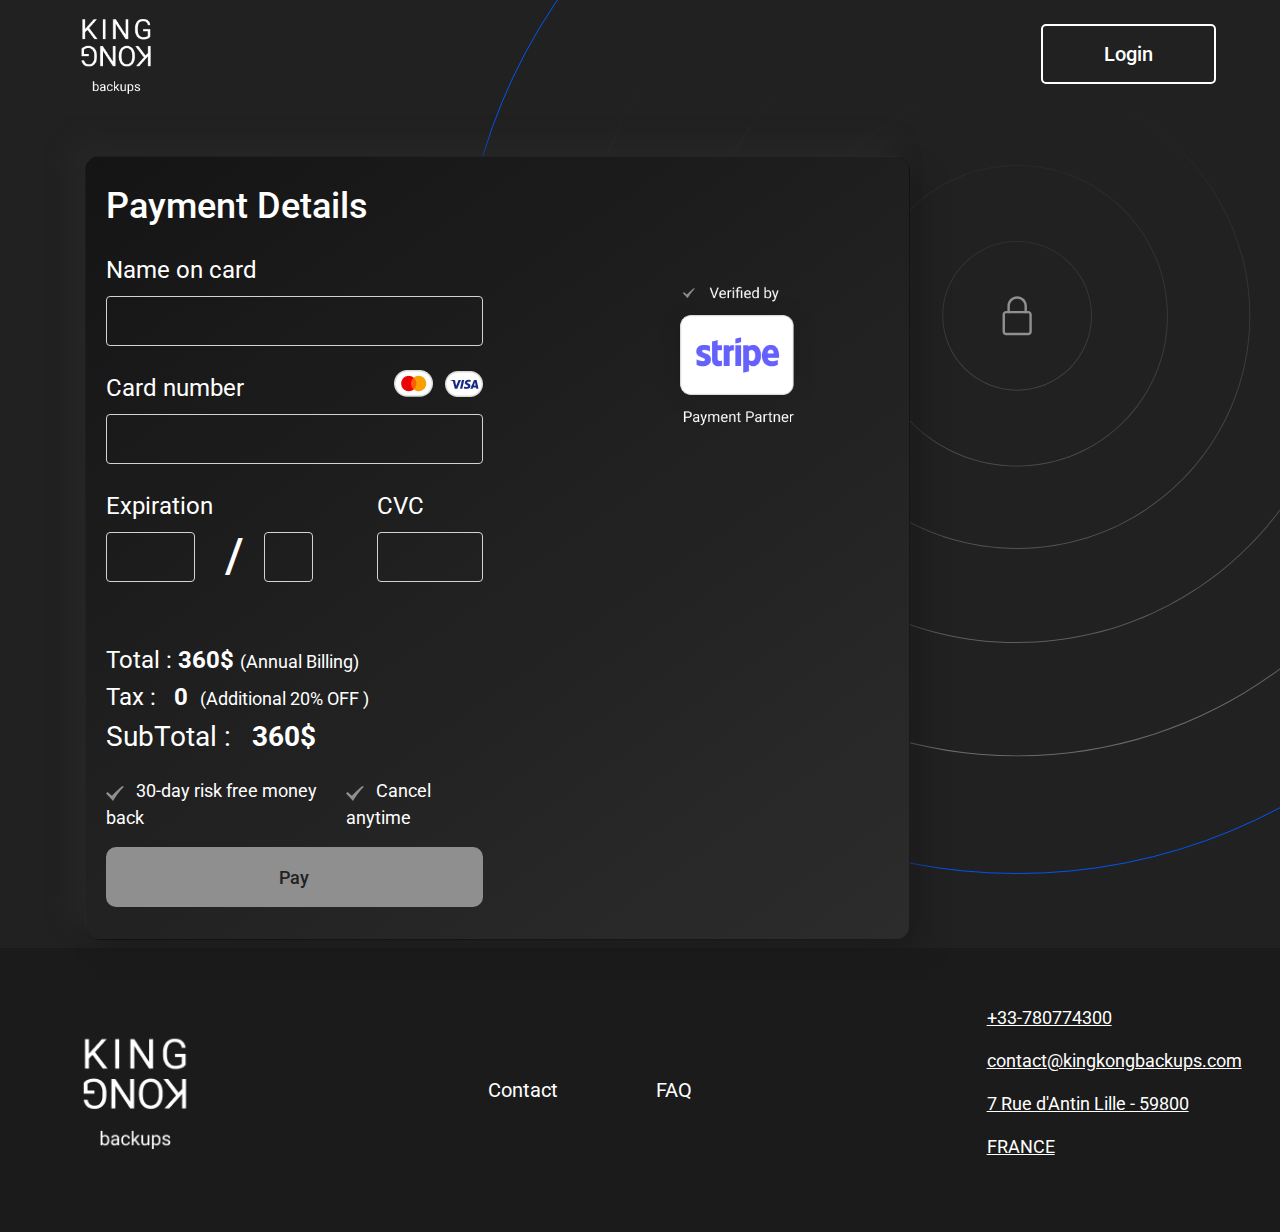
<file: checkout.html>
<!DOCTYPE html>
<html lang="en">
    <head>
        <meta charset="utf-8"/>
        <meta name="viewport" content="width=device-width, initial-scale=1.0">

        <title>Checkout</title>
        
        <script type="text/javascript" src="js/jquery-3.5.1.min.js"></script>
        
        <link rel="stylesheet" type="text/css" href="css/bootstrap.min.css">
        <link rel="stylesheet" type="text/css" href="css/main.css">
        <link rel="stylesheet" type="text/css" href="css/responsive.css">

        <link href="https://fonts.googleapis.com/css2?family=Roboto:wght@300;400;500;700&display=swap" rel="stylesheet">
    </head>
    <body class="bg-cdark">
        <section class="pb-2">
            <div class="bg-hero bg-hero-checkout">
                <nav class="navbar navbar-dark navbar-expand-md navbar-cpad">
                    <a class="navbar-brand" href="index.html"><img src="images/logo.png" alt="Logo"></a>
                    <button class="navbar-toggler" type="button" data-toggle="collapse" data-target="#navbarSupportedContent" aria-controls="navbarSupportedContent" aria-expanded="false" aria-label="Toggle navigation">
                    <span class="navbar-toggler-icon"></span>
                    </button>
                    <div class="collapse navbar-collapse" id="navbarSupportedContent">
                        <ul class="navbar-nav ml-auto text-center">
                            <li class="nav-item d-md-none d-block">
                                <a class="nav-link fnt-p1f" href="pricing.html">Pricing</a>
                            </li>
                            <li class="nav-item d-md-none d-block">
                                <a class="nav-link fnt-p1f" href="contact.html">Contact</a>
                            </li>
                            <li class="nav-item d-md-none d-block">
                                <a class="nav-link fnt-p1f" href="faq.html">FAQ</a>
                            </li>
                            <li class="nav-item d-md-none d-block pb-5">
                                <a class="nav-link fnt-p1f" href="settings.html">Settings</a>
                            </li>
                            <li class="login-btn">
                                <a href="login.html"><button class="btn-cdark fnt-btn-1">Login</button></a>
                            </li>
                        </ul>
                    </div>
                </nav>
                <div class="container container-clg-2">
                    <div class="row">
                        <div class="col-xl-9 col-lg-9 col-md-12 pt-md-5 pt-2">
                            <div class="card prc-card">
                                <div class="card-body crd-bdy-pad1sm pb-4">
                                    <h1 class="fnt-36px font-weight-500 pt-2">Payment Details</h1>
                                    <div class="row">
                                        <div class="col-md-6">
                                            <form>
                                                <div class="form-group pt-3">
                                                  <label class="fnt-h3 font-weight-400">Name on card</label>
                                                  <input type="text" class="form-control form-cstm">
                                                </div>
                                                <div class="form-group pt-sm-2">
                                                  <div class="row justify-content-between">
                                                    <div class="col-7"><label class="fnt-h3 font-weight-400">Card number</label></div>
                                                    <div class="col-5 text-right">
                                                        <img class="mstr-crd-logo" src="images/Mastercard.png" alt="mastercard">
                                                        &nbsp;
                                                        <img class="vsa-crd-logo" src="images/Visa.png" alt="visa">
                                                    </div>
                                                  </div>
                                                  <input type="text" class="form-control form-cstm">
                                                </div>
                                                <div class="form-group pt-sm-2">
                                                  <div class="row justify-content-between">
                                                      <div class="col-7">
                                                        <label class="fnt-h3 font-weight-400">Expiration</label>
                                                        <div class="row justify-content-between">
                                                            <div class="col-sm-6 col-5"><input type="text" class="form-control form-cstm"></div>
                                                            <div class="col-sm-2 col-1 text-center"><span class="fnt-h1 font-weight-500 line-height1">/</span></div>
                                                            <div class="col-sm-4 col-5"><input type="text" class="form-control form-cstm"></div>
                                                        </div>
                                                      </div>
                                                      <div class="col-4">
                                                        <label class="fnt-h3 font-weight-400">CVC</label>
                                                        <input type="text" class="form-control form-cstm">
                                                      </div>
                                                  </div>
                                                </div>
                                                <div>
                                                    <div class="pt-5 d-sm-block d-none">
                                                        <h3 class="fnt-h3 font-weight-400">Total : <span class="font-weight-700">360$</span> <span class="fnt-p">(Annual Billing)</span></h3>
                                                        <h3 class="fnt-h3 font-weight-400">Tax : &nbsp; <span class="font-weight-700">0</span> &nbsp;<span class="fnt-p">(Additional  20% OFF )</span></h3>
                                                    </div>
                                                    <h3 class="fnt-h3f pt-sm-0 pt-5 font-weight-400">SubTotal : &nbsp; <span class="font-weight-700">360$</span></h3>  
                                                </div>
                                                <div class="d-flex pt-3">
                                                    <div class="pr-3">
                                                        <span class="pr-md-2">
                                                            <svg width="18" height="15" viewBox="0 0 18 15" fill="none" xmlns="http://www.w3.org/2000/svg">
                                                            <path d="M17.685 1.08029C15.185 3.30029 12.185 7.05029 8.685 12.3303L6.96 15.0153C5.52 13.2153 3.2 10.7153 0 7.51529L1.605 5.91029L5.895 9.66029C7.395 8.16029 8.79 6.80279 10.08 5.58779C11.37 4.37279 12.3975 3.43529 13.1625 2.77529C13.9275 2.11529 14.585 1.56029 15.135 1.11029C15.685 0.660289 16.07 0.365289 16.29 0.225289L16.605 0.0152893C16.645 0.0152893 16.7 0.0252893 16.77 0.0452893C16.84 0.0652893 16.97 0.162789 17.16 0.337789C17.35 0.512789 17.525 0.760289 17.685 1.08029Z" fill="#8F8F8F"/>
                                                            </svg>
                                                        </span>
                                                        <span class="fnt-p">30-day risk free money back</span>
                                                    </div>
                                                    <div class="">
                                                        <span class="pr-md-2">
                                                            <svg width="18" height="15" viewBox="0 0 18 15" fill="none" xmlns="http://www.w3.org/2000/svg">
                                                            <path d="M17.685 1.08029C15.185 3.30029 12.185 7.05029 8.685 12.3303L6.96 15.0153C5.52 13.2153 3.2 10.7153 0 7.51529L1.605 5.91029L5.895 9.66029C7.395 8.16029 8.79 6.80279 10.08 5.58779C11.37 4.37279 12.3975 3.43529 13.1625 2.77529C13.9275 2.11529 14.585 1.56029 15.135 1.11029C15.685 0.660289 16.07 0.365289 16.29 0.225289L16.605 0.0152893C16.645 0.0152893 16.7 0.0252893 16.77 0.0452893C16.84 0.0652893 16.97 0.162789 17.16 0.337789C17.35 0.512789 17.525 0.760289 17.685 1.08029Z" fill="#8F8F8F"/>
                                                            </svg>
                                                        </span>
                                                        <span class="fnt-p">Cancel anytime</span>
                                                    </div>
                                                </div>
                                                <div class="justify-content-center d-flex pt-3 pb-2">
                                                    <button type="submit" class="btn-inactive fnt-p font-weight-500" style="width: 100%;">Pay</button>
                                                </div>
                                                <div class="text-center pt-4 d-md-none d-block">
                                                    <span class="pr-md-2">
                                                        <svg width="18" height="15" viewBox="0 0 18 15" fill="none" xmlns="http://www.w3.org/2000/svg">
                                                        <path d="M17.685 1.08029C15.185 3.30029 12.185 7.05029 8.685 12.3303L6.96 15.0153C5.52 13.2153 3.2 10.7153 0 7.51529L1.605 5.91029L5.895 9.66029C7.395 8.16029 8.79 6.80279 10.08 5.58779C11.37 4.37279 12.3975 3.43529 13.1625 2.77529C13.9275 2.11529 14.585 1.56029 15.135 1.11029C15.685 0.660289 16.07 0.365289 16.29 0.225289L16.605 0.0152893C16.645 0.0152893 16.7 0.0252893 16.77 0.0452893C16.84 0.0652893 16.97 0.162789 17.16 0.337789C17.35 0.512789 17.525 0.760289 17.685 1.08029Z" fill="#8F8F8F"/>
                                                        </svg>
                                                    </span>
                                                    <span class="fnt-p">Verified by &nbsp;<img src="images/Visa.png" style="max-width: 36px; height: auto;" alt="visa"></span>
                                                </div>
                                            </form>
                                        </div>
                                        <div class="col-md-5 text-right d-md-block d-none">
                                            <div class="stripe-logo pt-5">
                                                <img src="images/stripe_logo.png" alt="">
                                            </div>
                                        </div>
                                    </div>
                                </div>
                            </div>
                        </div>
                    </div>
                </div>
            </div>
            <div class="pt-5 pb-5 d-md-none d-block"></div>
            <div class="pt-5 pb-5 d-md-none d-block"></div>
        </section>
        <section class="pt-sm-0 pt-5">
            <footer class="bg-1b">
                <div class="pt-5 pb-5">
                    <nav class="navbar navbar-dark navbar-expand-md justify-content-center" style="padding-left: 6%; padding-right: 3%;">
                        <a class="d-none d-md-block" href="#"><img class="ftr-logo" src="images/logo.png" alt="Logo"></a>
                        <div class="navbar-collapse" id="navbarSupportedContent">
                            <ul class="navbar-nav m-auto text-center justify-content-between ftr-links-2">
                                <div class="pt-5 pb-5 d-md-none d-block"></div>
                                <li class="nav-item">
                                    <a class="nav-link fnt-p1f" href="contact.html">Contact</a>
                                </li>
                                <li class="nav-item fnt-h3">
                                    <a class="nav-link fnt-p1f" href="faq.html">FAQ</a>
                                </li>
                                <li class="nav-item d-md-none d-block pt-4 fnt-h3">
                                    <a class="nav-link fnt-p1f" href="login.html"><button class="btn-cdark">Login</button></a>
                                </li>
                            </ul>
                            <div class="text-center pt-5 pb-5">
                                <a class="d-md-none d-block" href="index.html"><img class="ftr-logo" src="images/logo.png" alt="Logo"></a>
                            </div>
                            <ul class="navbar-nav d-md-block d-none">
                                <li class="nav-item">
                                    <p class="fnt-p txt-underline"><a href="#">+33-780774300</a></p>
                                    <p class="fnt-p txt-underline"><a href="#">contact@kingkongbackups.com</a></p>
                                    <p class="fnt-p d-none d-md-block txt-underline"><a href="#">7 Rue d'Antin Lille - 59800</a></p>
                                    <p class="fnt-p d-none d-md-block txt-underline"><a href="#">FRANCE</a></p>
                                </li>
                            </ul>
                            <ul class="navbar-nav text-center  d-block d-md-none">
                                <li class="nav-item">
                                    <p class="fnt-p"><a href="#">+33-780774300</a></p>
                                    <p class="fnt-p"><a href="#">contact@kingkongbackups.com</a></p>
                                    <p class="fnt-p"><a href="#">7 Rue d'Antin Lille</a></p>
                                    <p class="fnt-p"><a href="#">FRANCE 59800</a></p>
                                </li>
                            </ul>
                        </div>
                    </nav>
                </div>
                <div class="pt-5 pb-5 d-md-none d-block"></div>
            </footer>
        </section>
        <script type="text/javascript" src="js/bootstrap.bundle.min.js"></script>
    </body>
</html>
</file>
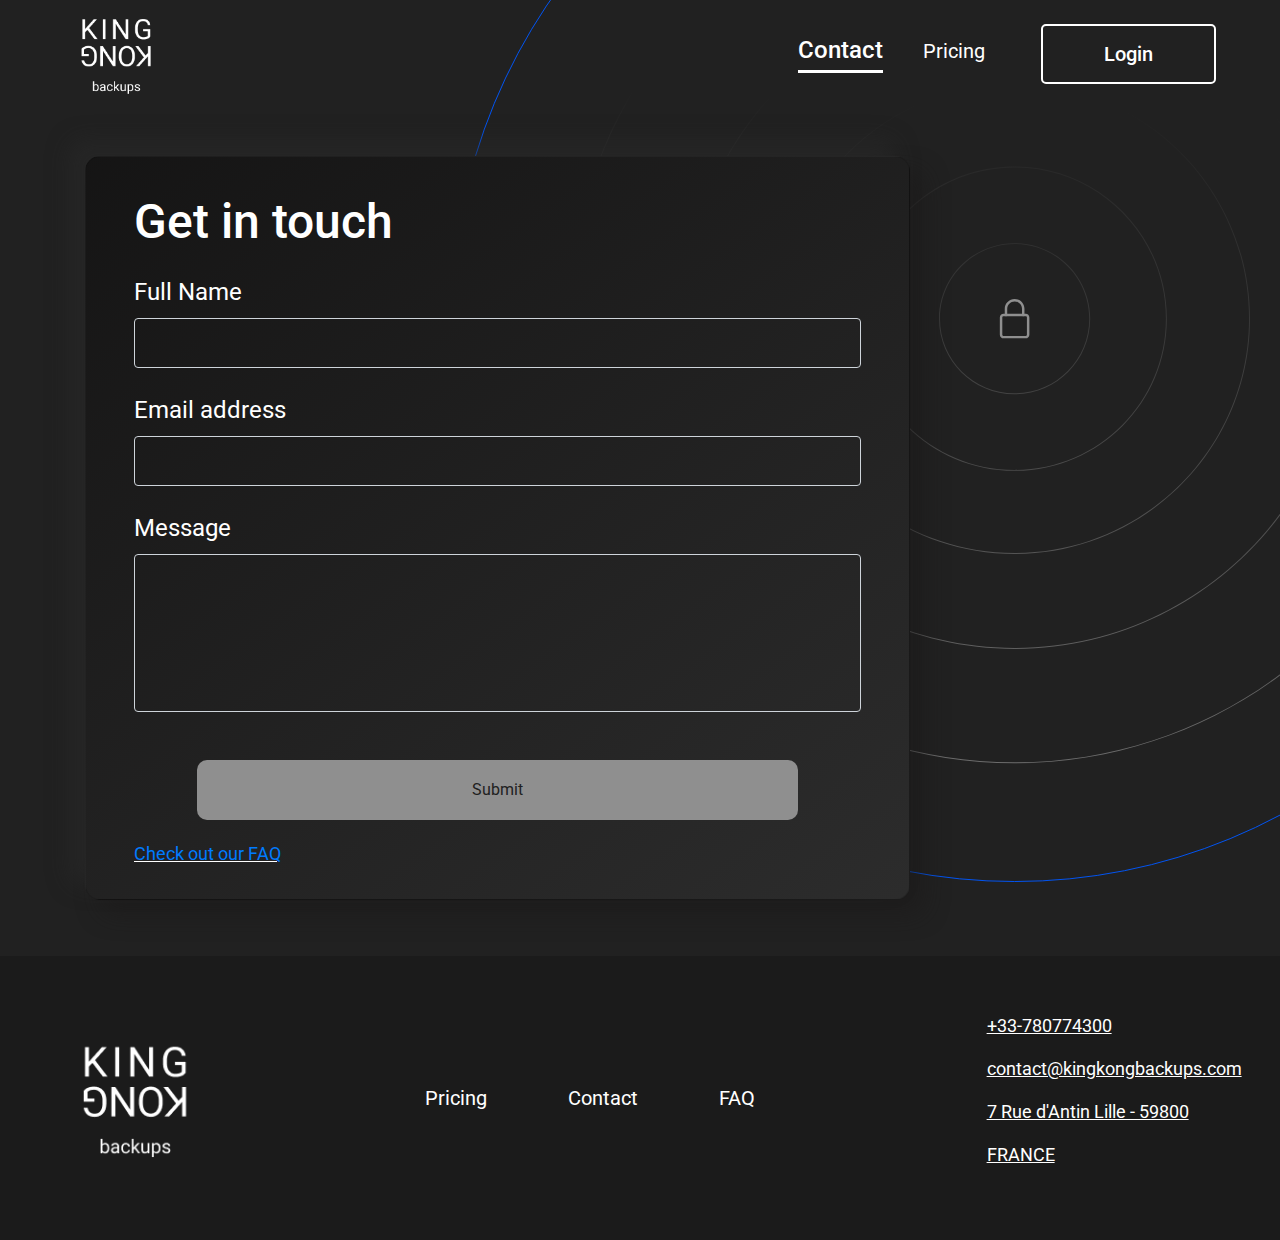
<file: contact.html>
<!DOCTYPE html>
<html lang="en">
    <head>
        <meta charset="utf-8"/>
        <meta name="viewport" content="width=device-width, initial-scale=1.0">

        <title>Contact</title>
        
        <script type="text/javascript" src="js/jquery-3.5.1.min.js"></script>
        
        <link rel="stylesheet" type="text/css" href="css/bootstrap.min.css">
        <link rel="stylesheet" type="text/css" href="css/main.css">
        <link rel="stylesheet" type="text/css" href="css/responsive.css">

        <link href="https://fonts.googleapis.com/css2?family=Roboto:wght@300;400;500;700&display=swap" rel="stylesheet">
    </head>
    <body class="bg-cdark">
        <section class="pb-2">
            <div class="bg-hero bg-hero-checkout">
                <nav class="navbar navbar-dark navbar-expand-md navbar-cpad">
                    <a class="navbar-brand" href="index.html"><img src="images/logo.png" alt="Logo"></a>
                    <button class="navbar-toggler" type="button" data-toggle="collapse" data-target="#navbarSupportedContent" aria-controls="navbarSupportedContent" aria-expanded="false" aria-label="Toggle navigation">
                    <span class="navbar-toggler-icon"></span>
                    </button>
                    <div class="collapse navbar-collapse" id="navbarSupportedContent">
                        <ul class="navbar-nav ml-auto text-center">
                            <li class="nav-item text-center">
                                <a class="nav-link fnt-24px font-weight-500" style="line-height: 1.5;" href="#">Contact
                                    <div style="margin-top: 2px; border-top: 3px solid white;"></div>
                                </a>
                            </li>
                            <li class="nav-item pt-md-1 pl-md-4">
                                <a class="nav-link fnt-p1f font-weight-400" href="pricing.html">Pricing</a>
                            </li>
                            <li class="nav-item d-md-none d-block">
                                <a class="nav-link fnt-p1f font-weight-400" href="#">Contact</a>
                            </li>
                            <li class="nav-item d-md-none d-block">
                                <a class="nav-link fnt-p1f font-weight-400" href="faq.html">FAQ</a>
                            </li>
                            <li class="nav-item d-md-none d-block pb-5">
                                <a class="nav-link fnt-p1f font-weight-400" href="settings.html">Settings</a>
                            </li>
                            <li class="pl-md-5">
                                <a href="login.html"><button class="btn-cdark fnt-btn-1">Login</button></a>
                            </li>
                        </ul>
                    </div>
                </nav>
                <div class="container container-clg-2">
                    <div class="row">
                        <div class="col-xl-9 col-lg-9 col-md-12 pt-md-5 pt-2">
                            <div class="card prc-card pb-2">
                                <div class="card-body crd-bdy-pad1sm pb-4 pl-md-5 pr-md-5">
                                    <h1 class="fnt-h1 font-weight-500 pt-3">Get in touch</h1>
                                    <form>
                                        <div class="form-group pt-3">
                                          <label class="fnt-h3 font-weight-400">Full Name</label>
                                          <input type="text" class="form-control form-cstm">
                                        </div>
                                        <div class="form-group pt-sm-2">
                                          <label class="fnt-h3 font-weight-400" for="exampleInputEmail1">Email address</label>
                                          <input type="email" class="form-control form-cstm">
                                        </div>
                                        <div class="form-group pt-sm-2">
                                          <label class="fnt-h3 font-weight-400" for="exampleInputPassword1">Message</label>
                                          <textarea class="form-control form-cstm" style="resize: none;" name="message" id="" cols="30" rows="4"></textarea>
                                        </div>
                                        <div class="row form-group pt-sm-3 justify-content-center">
                                            <div class="col-md-10">
                                                <div class="justify-content-center d-flex pt-3">
                                                    <button type="submit" class="btn-inactive w-100">Submit</button>
                                                </div>
                                            </div>
                                        </div>
                                    </form>
                                    <div class="row pt-1 d-md-block d-none">
                                        <div class="col-8 text-left fnt-p font-weight-400 txt-underline"><a href="faq.html">Check out our FAQ</a></div>
                                    </div>
                                </div>
                            </div>
                            <div class="pt-5 pb-md-0 pb-3"></div>
                            <div class="pt-md-0 pb-md-0 pt-5 pb-5"></div>
                        </div>
                    </div>
                </div>
            </div>
        </section>
        <section class="pt-md-0 pt-5">
            <footer class="bg-1b">
                <div class="pt-5 pb-5">
                    <nav class="navbar navbar-dark navbar-expand-md justify-content-center" style="padding-left: 6%; padding-right: 3%;">
                        <a class="d-none d-md-block" href="#"><img class="ftr-logo" src="images/logo.png" alt="Logo"></a>
                        <div class="navbar-collapse" id="navbarSupportedContent">
                            <ul class="navbar-nav m-auto text-center justify-content-between ftr-links-3">
                                <div class="pt-5 pb-5 d-md-none d-block"></div>
                                <li class="nav-item">
                                    <a class="nav-link fnt-ftr-link" href="pricing.html">Pricing</a>
                                </li>
                                <li class="nav-item">
                                    <a class="nav-link fnt-ftr-link" href="#">Contact</a>
                                </li>
                                <li class="nav-item fnt-h3">
                                    <a class="nav-link fnt-ftr-link" href="faq.html">FAQ</a>
                                </li>
                                <li class="nav-item fnt-h3 pb-5 d-md-none d-block">
                                    <a class="nav-link fnt-ftr-link" href="settings.html">Settings</a>
                                </li>
                                <li class="nav-item d-md-none d-block pt-4">
                                    <a class="nav-link" href="login.html"><button class="btn-cdark fnt-btn-1">Login</button></a>
                                </li>
                            </ul>
                            <div class="text-center pt-5 pb-5">
                                <a class="d-md-none d-block" href="index.html"><img class="ftr-logo" src="images/logo.png" alt="Logo"></a>
                            </div>
                            <ul class="navbar-nav d-md-block d-none">
                                <li class="nav-item">
                                    <p class="fnt-p txt-underline"><a href="#">+33-780774300</a></p>
                                    <p class="fnt-p txt-underline"><a href="#">contact@kingkongbackups.com</a></p>
                                    <p class="fnt-p d-none d-md-block txt-underline"><a href="#">7 Rue d'Antin Lille - 59800</a></p>
                                    <p class="fnt-p d-none d-md-block txt-underline"><a href="#">FRANCE</a></p>
                                </li>
                            </ul>
                            <ul class="navbar-nav text-center d-block d-md-none">
                                <li class="nav-item">
                                    <p class="fnt-p"><a href="#">+33-780774300</a></p>
                                    <p class="fnt-p"><a href="#">contact@kingkongbackups.com</a></p>
                                    <p class="fnt-p"><a href="#">7 Rue d'Antin Lille</a></p>
                                    <p class="fnt-p"><a href="#">FRANCE 59800</a></p>
                                </li>
                            </ul>
                        </div>
                    </nav>
                </div>
            </footer>
        </section>
        <script type="text/javascript" src="js/bootstrap.bundle.min.js"></script>
    </body>
</html>
</file>
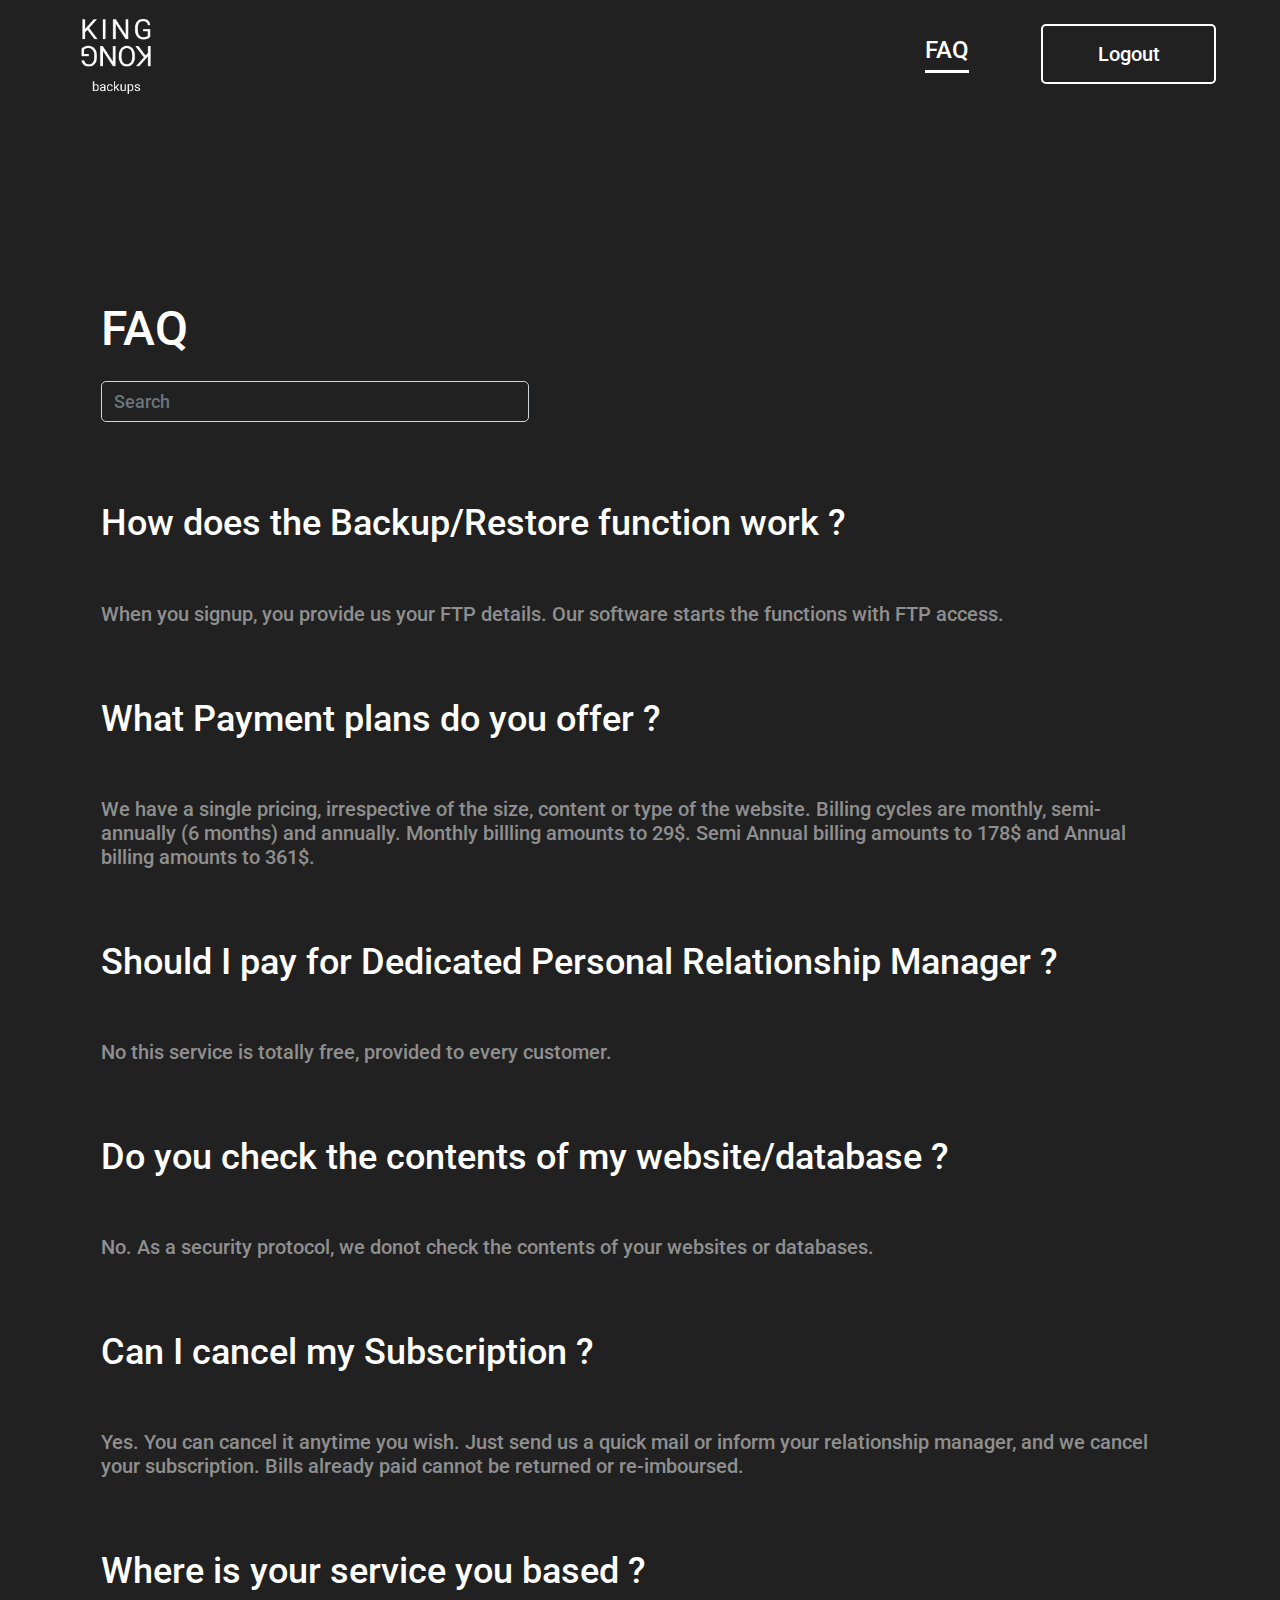
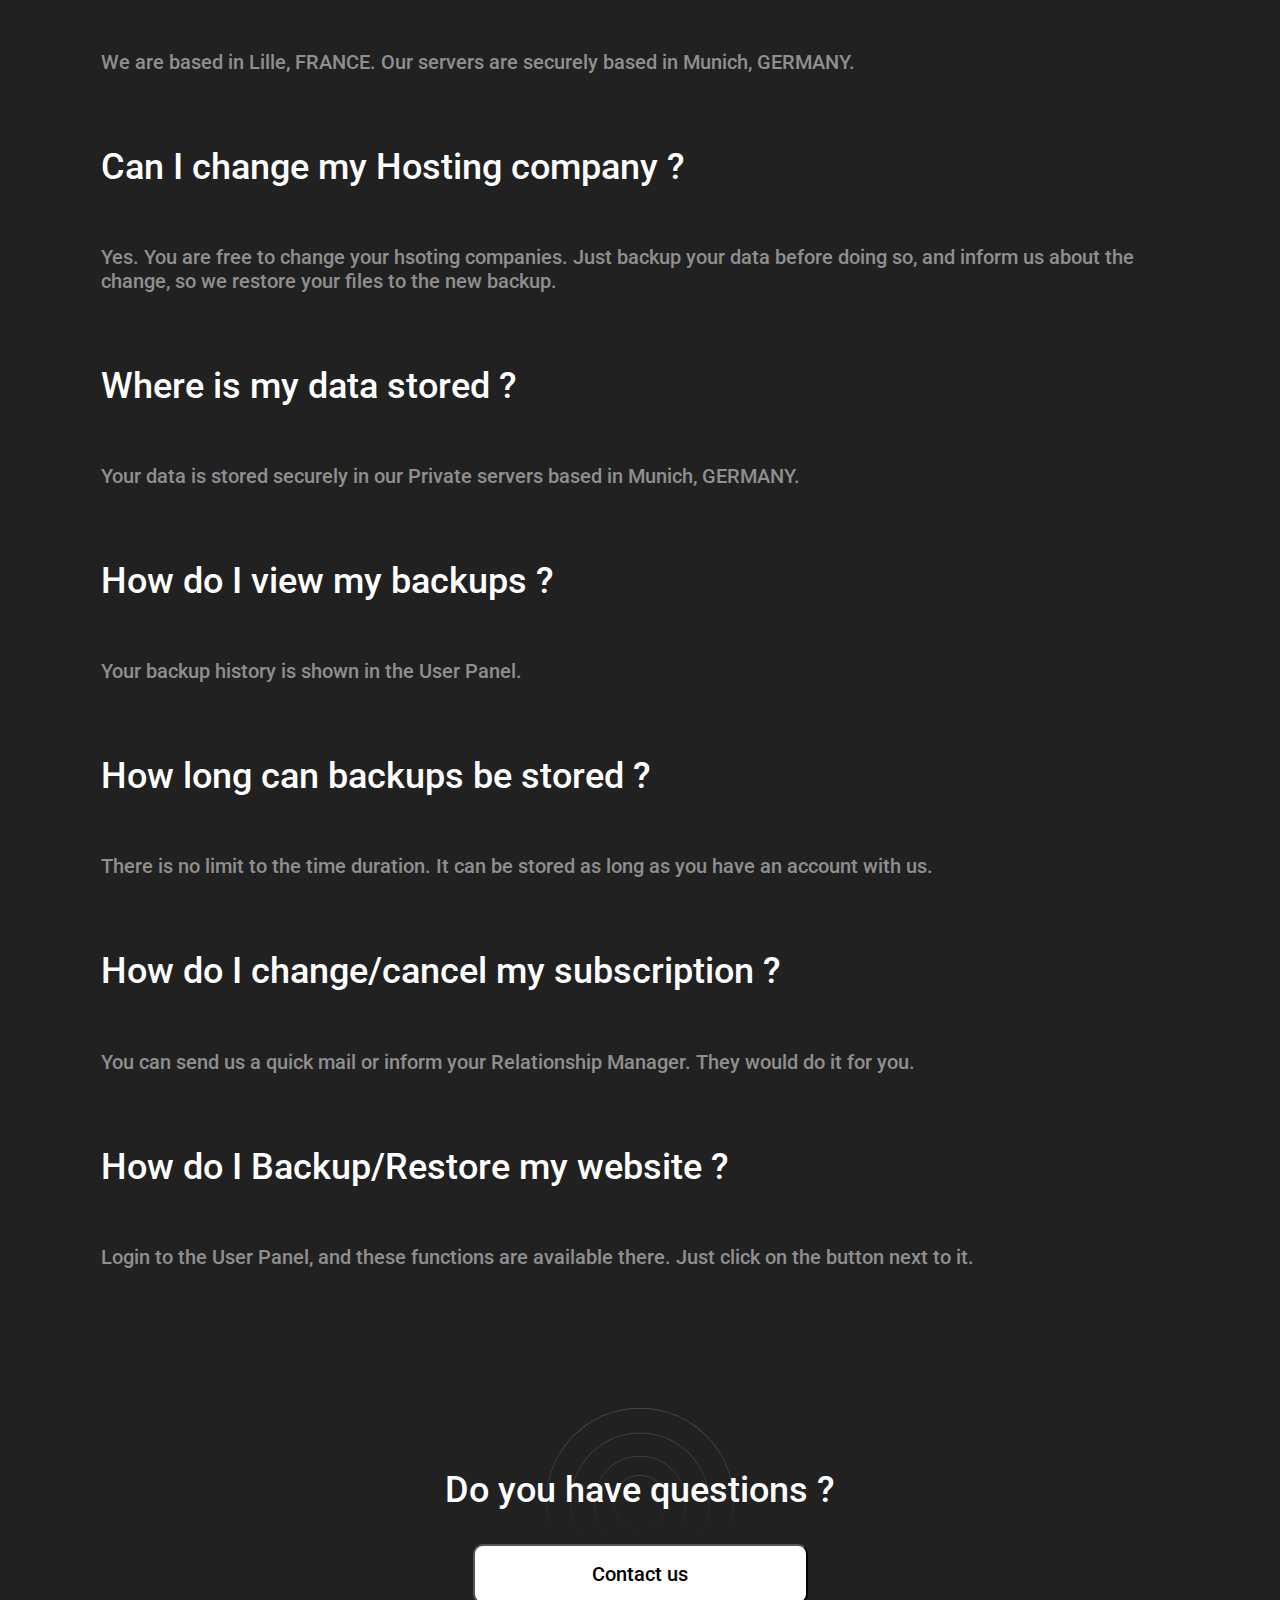
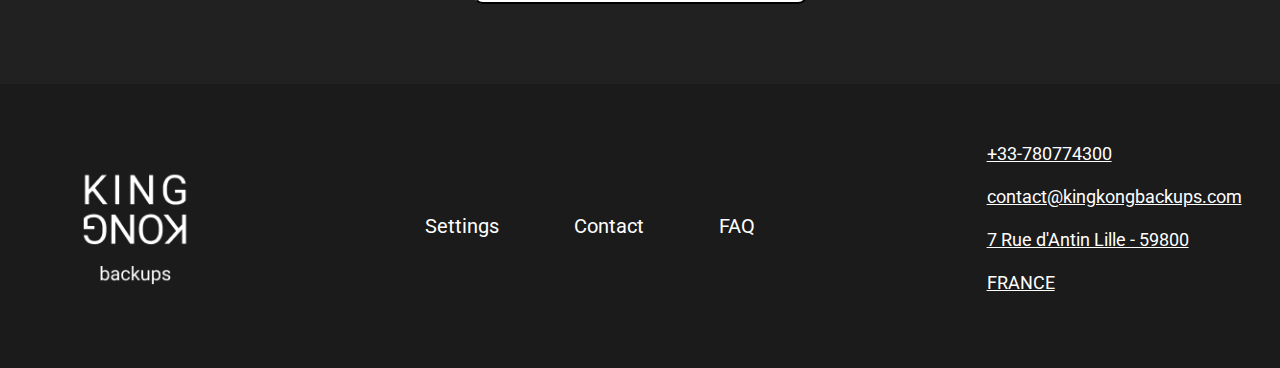
<file: faq.html>
<!DOCTYPE html>
<html lang="en">
    <head>
        <meta charset="utf-8"/>
        <meta name="viewport" content="width=device-width, initial-scale=1.0">

        <title>FAQ</title>
        
        <script type="text/javascript" src="js/jquery-3.5.1.min.js"></script>
        
        <link rel="stylesheet" type="text/css" href="css/bootstrap.min.css">
        <link rel="stylesheet" type="text/css" href="css/main.css">
        <link rel="stylesheet" type="text/css" href="css/responsive.css">

        <link href="https://fonts.googleapis.com/css2?family=Roboto:wght@300;400;500;700&display=swap" rel="stylesheet">
    </head>
    <body class="bg-cdark">
        <section class="pb-2">
            <div class="">
                <nav class="navbar navbar-dark navbar-expand-md navbar-cpad">
                    <a class="navbar-brand" href="index.html"><img src="images/logo.png" alt="Logo"></a>
                    <button class="navbar-toggler" type="button" data-toggle="collapse" data-target="#navbarSupportedContent" aria-controls="navbarSupportedContent" aria-expanded="false" aria-label="Toggle navigation">
                    <span class="navbar-toggler-icon"></span>
                    </button>
                    <div class="collapse navbar-collapse" id="navbarSupportedContent">
                        <ul class="navbar-nav ml-auto text-center">
                            <li class="nav-item text-center">
                                <a class="nav-link fnt-24px font-weight-500" style="line-height: 1.5;" href="#">FAQ
                                    <div style="margin-top: 2px; border-top: 3px solid white;"></div>
                                </a>
                            </li>
                            <li class="nav-item d-md-none d-block">
                                <a class="nav-link fnt-p1f font-weight-400" href="pricing.html">Pricing</a>
                            </li>
                            <li class="nav-item d-md-none d-block">
                                <a class="nav-link fnt-p1f font-weight-400" href="contact.html">Contact</a>
                            </li>
                            <li class="nav-item d-md-none d-block pb-5">
                                <a class="nav-link fnt-p1f font-weight-400" href="settings.html">Settings</a>
                            </li>
                            <li class="login-btn">
                                <a href="login.html"><button class="btn-cdark fnt-btn-1">Logout</button></a>
                            </li>
                        </ul>
                    </div>
                </nav>
                <div class="container container-clg-2">
                    <div class="pl-md-3 pl-4 pr-4">
                        <div class="pt-5 pb-5"></div>
                        <div class="pt-md-5 pb-md-5"></div>
                        <h1 class="fnt-h1 font-weight-500">FAQ</h1>
                        <form>
                            <div class="form-group pt-3">
                              <div class="row">
                                  <div class="col-md-5">
                                    <input type="text" class="form-control form-cstm-2 font-weight-500" placeholder="Search">
                                  </div>
                              </div>
                            </div>
                        </form>
                        <div class="pt-3">
                            <h2 class="fnt-h2 pt-5">How does the Backup/Restore function work ?</h2>
                            <h3 class="fnt-btn-1 fnt-c8f pt-md-5 pt-3">When you signup, you provide us your FTP details. Our software starts the functions with FTP access.</h3>
                        </div>
                        <div class="pt-3">
                            <h2 class="fnt-h2 pt-5">What Payment plans do you offer ?</h2>
                            <h3 class="fnt-btn-1 fnt-c8f pt-md-5 pt-3">We have a single pricing, irrespective of the size, content or type of the website. Billing cycles are monthly, semi-annually (6 months) and annually. Monthly billling amounts to 29$. Semi Annual billing amounts to 178$ and Annual billing amounts to 361$.</h3>
                        </div>
                        <div class="pt-3">
                            <h2 class="fnt-h2 pt-5">Should I pay for Dedicated Personal Relationship Manager ? </h2>
                            <h3 class="fnt-btn-1 fnt-c8f pt-md-5 pt-3">No this service is totally free, provided to every customer.</h3>
                        </div>
                        <div class="pt-3">
                            <h2 class="fnt-h2 pt-5">Do you check the contents of my website/database ?</h2>
                            <h3 class="fnt-btn-1 fnt-c8f pt-md-5 pt-3">No. As a security protocol, we donot check the contents of your websites or databases.</h3>
                        </div>
                        <div class="pt-3">
                            <h2 class="fnt-h2 pt-5">Can I cancel my Subscription ?</h2>
                            <h3 class="fnt-btn-1 fnt-c8f pt-md-5 pt-3">Yes. You can cancel it anytime you wish. Just send us a quick mail or inform your relationship manager, and we cancel your subscription. Bills already paid cannot be returned or re-imboursed.</h3>
                        </div>
                        <div class="pt-3">
                            <h2 class="fnt-h2 pt-5">Where is your service you based ?</h2>
                            <h3 class="fnt-btn-1 fnt-c8f pt-md-5 pt-3">We are based in Lille, FRANCE. Our servers are securely based in Munich, GERMANY.</h3>
                        </div>
                        <div class="pt-3">
                            <h2 class="fnt-h2 pt-5"> Can I change my Hosting company ?</h2>
                            <h3 class="fnt-btn-1 fnt-c8f pt-md-5 pt-3">Yes. You are free to change your hsoting companies. Just backup your data before doing so, and inform us about the change, so we restore your files to the new backup.</h3>
                        </div>
                        <div class="pt-3">
                            <h2 class="fnt-h2 pt-5">Where is my data stored ?</h2>
                            <h3 class="fnt-btn-1 fnt-c8f pt-md-5 pt-3">Your data is stored securely in our Private servers based in Munich, GERMANY.</h3>
                        </div>
                        <div class="pt-3">
                            <h2 class="fnt-h2 pt-5">How do I view my backups ?</h2>
                            <h3 class="fnt-btn-1 fnt-c8f pt-md-5 pt-3">Your backup history is shown in the User Panel.</h3>
                        </div>
                        <div class="pt-3">
                            <h2 class="fnt-h2 pt-5">How long can backups be stored ?</h2>
                            <h3 class="fnt-btn-1 fnt-c8f pt-md-5 pt-3">There is no limit to the time duration. It can be stored as long as you have an account with us.</h3>
                        </div>
                        <div class="pt-3">
                            <h2 class="fnt-h2 pt-5">How do I change/cancel my subscription ?</h2>
                            <h3 class="fnt-btn-1 fnt-c8f pt-md-5 pt-3">You can send us a quick mail or inform your Relationship Manager. They would do it for you.</h3>
                        </div>
                        <div class="pt-3">
                            <h2 class="fnt-h2 pt-5">How do I Backup/Restore my website ?</h2>
                            <h3 class="fnt-btn-1 fnt-c8f pt-md-5 pt-3">Login to the User Panel, and these functions are available there. Just click on the button next to it.</h3>
                        </div>
                    </div>
                    <div class="text-center justify-content-center" style="position: relative;">
                        <img class="lower-circle-up lower-circle-up-2" src="images/lower-circle.svg" alt="">
                        <div class="pt-md-5 pt-3 pb-md-5"></div>
                        <div class="pt-5 pb-5"></div>
                        <h2 class="fnt-h2 font-weight-500">Do you have questions ?</h2>
                        <div class="px-3 py-4">
                            <button class="btn-cwhite-lg fnt-btn-1">Contact us</button>
                        </div>
                        <div class="pt-md-5"></div>
                    </div>
                </div>
            </div>
        </section>
        <section class="">
            <footer class="bg-1b">
                <div class="pt-5 pb-5">
                    <nav class="navbar navbar-dark navbar-expand-md justify-content-center" style="padding-left: 6%; padding-right: 3%;">
                        <a class="d-none d-md-block" href="#"><img class="ftr-logo" src="images/logo.png" alt="Logo"></a>
                        <div class="navbar-collapse" id="navbarSupportedContent">
                            <ul class="navbar-nav m-auto text-center justify-content-between ftr-links-3">
                                <div class="pt-5 pb-5 d-md-none d-block"></div>
                                <li class="nav-item d-md-block d-none">
                                    <a class="nav-link fnt-ftr-link" href="settings.html">Settings</a>
                                </li>
                                <li class="nav-item d-md-none d-block">
                                    <a class="nav-link fnt-ftr-link" href="pricing.html">Pricing</a>
                                </li>
                                <li class="nav-item">
                                    <a class="nav-link fnt-ftr-link" href="contact.html">Contact</a>
                                </li>
                                <li class="nav-item">
                                    <a class="nav-link fnt-ftr-link" href="#">FAQ</a>
                                </li>
                                <li class="nav-item d-md-none d-block">
                                    <a class="nav-link fnt-ftr-link" href="settings.html">Settings</a>
                                </li>
                                <li class="nav-item d-md-none d-block pt-3">
                                    <a class="nav-link" href="login.html"><button class="btn-cdark fnt-btn-1">Logout</button></a>
                                </li>
                            </ul>
                            <div class="pt-md-0 pt-5"></div>
                            <div class="text-center pt-5 pb-5">
                                <a class="d-md-none d-block" href="index.html"><img class="ftr-logo" src="images/logo.png" alt="Logo"></a>
                            </div>
                            <ul class="navbar-nav d-md-block d-none">
                                <li class="nav-item">
                                    <p class="fnt-p txt-underline"><a href="#">+33-780774300</a></p>
                                    <p class="fnt-p txt-underline"><a href="#">contact@kingkongbackups.com</a></p>
                                    <p class="fnt-p d-none d-md-block txt-underline"><a href="#">7 Rue d'Antin Lille - 59800</a></p>
                                    <p class="fnt-p d-none d-md-block txt-underline"><a href="#">FRANCE</a></p>
                                </li>
                            </ul>
                            <ul class="navbar-nav text-center  d-block d-md-none">
                                <li class="nav-item">
                                    <p class="fnt-p"><a href="#">+33-780774300</a></p>
                                    <p class="fnt-p"><a href="#">contact@kingkongbackups.com</a></p>
                                    <p class="fnt-p"><a href="#">7 Rue d'Antin Lille</a></p>
                                    <p class="fnt-p"><a href="#">FRANCE 59800</a></p>
                                </li>
                            </ul>
                        </div>
                    </nav>
                </div>
            </footer>
        </section>
        <script type="text/javascript" src="js/bootstrap.bundle.min.js"></script>
    </body>
</html>
</file>
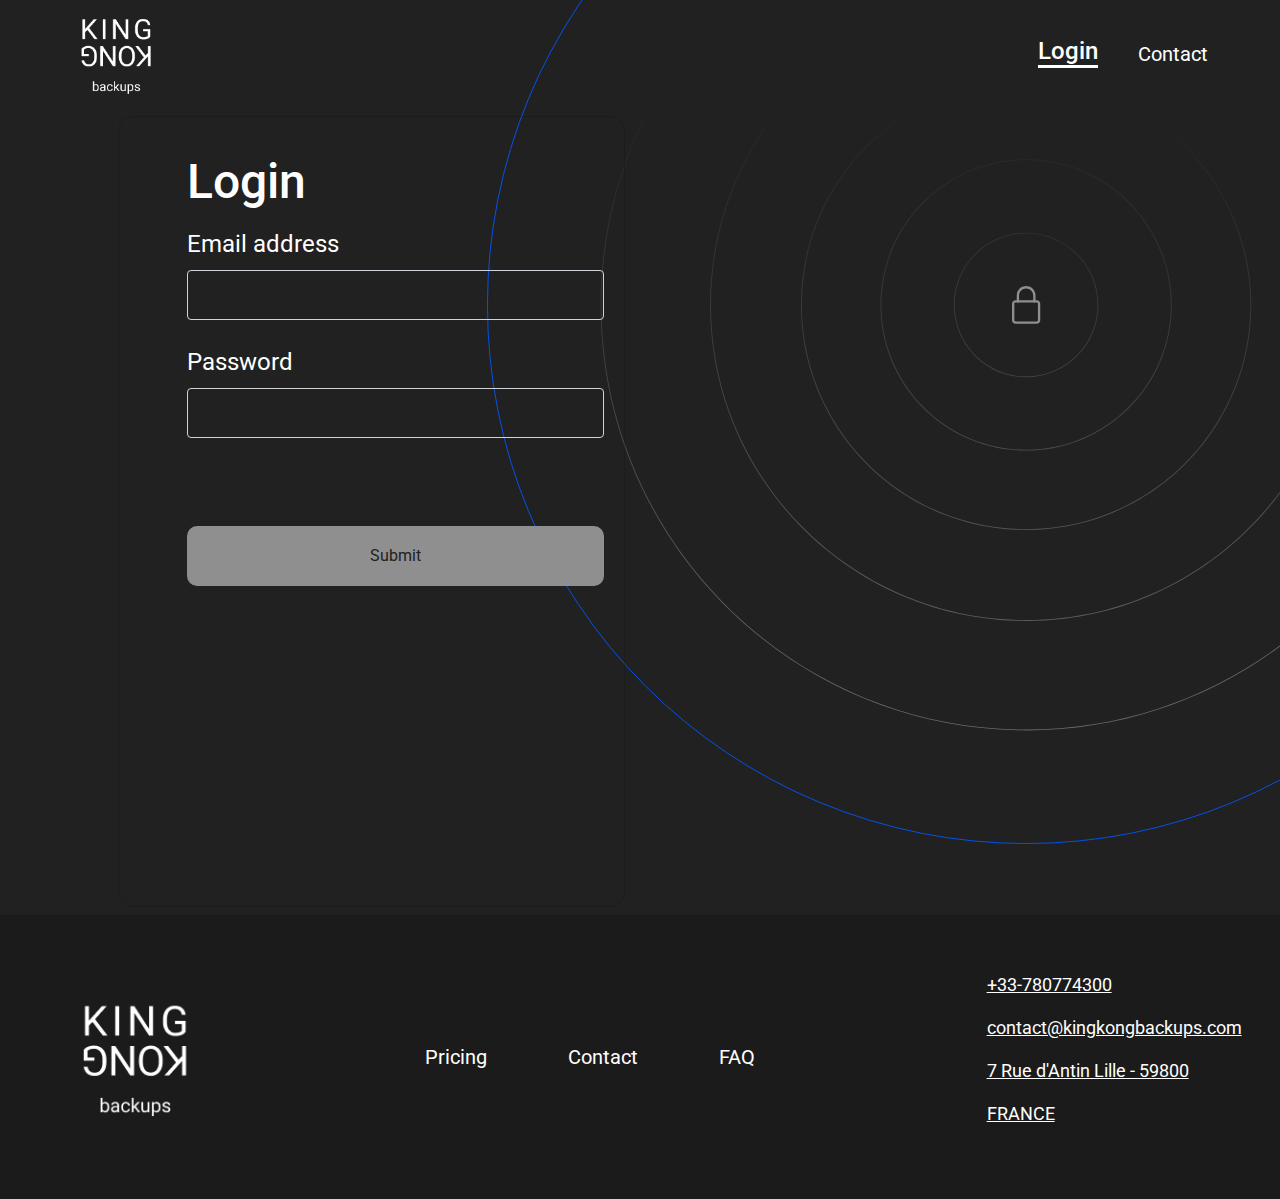
<file: login.html>
<!DOCTYPE html>
<html lang="en">
    <head>
        <meta charset="utf-8"/>
        <meta name="viewport" content="width=device-width, initial-scale=1.0">

        <title>Login</title>
        
        <script type="text/javascript" src="js/jquery-3.5.1.min.js"></script>
        
        <link rel="stylesheet" type="text/css" href="css/bootstrap.min.css">
        <link rel="stylesheet" type="text/css" href="css/main.css">
        <link rel="stylesheet" type="text/css" href="css/responsive.css">

        <link href="https://fonts.googleapis.com/css2?family=Roboto:wght@300;400;500;700&display=swap" rel="stylesheet">
    </head>
    <body class="bg-cdark">
        <section class="pb-2">
            <div class="bg-hero bg-hero-checkout">
                <nav class="navbar navbar-dark navbar-expand-md navbar-cpad">
                    <a class="navbar-brand" href="index.html"><img src="images/logo.png" alt="Logo"></a>
                    <button class="navbar-toggler" type="button" data-toggle="collapse" data-target="#navbarSupportedContent" aria-controls="navbarSupportedContent" aria-expanded="false" aria-label="Toggle navigation">
                    <span class="navbar-toggler-icon"></span>
                    </button>
                    <div class="collapse navbar-collapse" id="navbarSupportedContent">
                        <ul class="navbar-nav ml-auto text-center">
                            <li class="nav-item text-center pr-md-4">
                                <a class="nav-link fnt-24px font-weight-500" style="line-height: 1;" href="#">Login
                                    <div style="margin-top: 2px; border-top: 3px solid white;"></div>
                                </a>
                            </li>
                            <li class="nav-item">
                                <a class="nav-link fnt-p1f font-weight-400" href="contact.html">Contact</a>
                            </li>
                            <li class="nav-item d-md-none d-block">
                                <a class="nav-link fnt-p1f font-weight-400" href="faq.html">FAQ</a>
                            </li>
                            <li class="nav-item d-md-none d-block pb-5">
                                <a class="nav-link fnt-p1f font-weight-400" href="settings.html">Settings</a>
                            </li>
                        </ul>
                    </div>
                </nav>
                <div class="container container-clg-2">
                    <div class="row">
                        <div class="col-xl-6 col-lg-7 col-md-12 pt-2 pl-md-5">
                            <div class="card prc-card pl-md-5 pb-2 crd-bg-md-none">
                                <div class="card-body crd-bdy-pad1sm pb-md-0 pb-4">
                                    <h1 class="fnt-h1 font-weight-500 pt-3">Login</h1>
                                    <form>
                                        <div class="form-group pt-sm-2">
                                          <label class="fnt-h3 font-weight-400" for="exampleInputEmail1">Email address</label>
                                          <input type="email" class="form-control form-cstm">
                                        </div>
                                        <div class="form-group pt-sm-2">
                                            <label class="fnt-h3 font-weight-400" for="exampleInputPassword1">Password</label>
                                            <input type="password" class="form-control form-cstm">
                                        </div>
                                        <div class="pt-md-4"></div>
                                        <div class="form-group pt-5">
                                            <button type="submit" class="btn-inactive w-100">Submit</button>
                                        </div>
                                    </form>
                                </div>
                                <div class="pt-5 pb-5"></div>
                                <div class="pt-5 pb-5"></div>
                                <div class="pt-5 pb-5"></div>
                                <div class="pt-md-2"></div>
                            </div>
                            <div class="pt-md-0 pt-5 pb-md-0 pb-3"></div>
                            <div class="pt-md-0 pb-md-0 pt-5 pb-5"></div>
                        </div>
                    </div>
                </div>
            </div>
        </section>
        <section class="pt-md-0 pt-5">
            <footer class="bg-1b">
                <div class="pt-5 pb-5">
                    <nav class="navbar navbar-dark navbar-expand-md justify-content-center" style="padding-left: 6%; padding-right: 3%;">
                        <a class="d-none d-md-block" href="#"><img class="ftr-logo" src="images/logo.png" alt="Logo"></a>
                        <div class="navbar-collapse" id="navbarSupportedContent">
                            <ul class="navbar-nav m-auto text-center justify-content-between ftr-links-3">
                                <div class="pt-5 pb-5 d-md-none d-block"></div>
                                <li class="nav-item">
                                    <a class="nav-link fnt-ftr-link" href="pricing.html">Pricing</a>
                                </li>
                                <li class="nav-item">
                                    <a class="nav-link fnt-ftr-link" href="contact.html">Contact</a>
                                </li>
                                <li class="nav-item fnt-h3">
                                    <a class="nav-link fnt-ftr-link" href="faq.html">FAQ</a>
                                </li>
                                <li class="nav-item fnt-h3 pb-5 d-md-none d-block">
                                    <a class="nav-link fnt-ftr-link" href="settings.html">Settings</a>
                                </li>
                            </ul>
                            <div class="pt-md-0 pt-5"></div>
                            <div class="text-center pt-5 pb-5">
                                <a class="d-md-none d-block" href="index.html"><img class="ftr-logo" src="images/logo.png" alt="Logo"></a>
                            </div>
                            <ul class="navbar-nav d-md-block d-none">
                                <li class="nav-item">
                                    <p class="fnt-p txt-underline"><a href="#">+33-780774300</a></p>
                                    <p class="fnt-p txt-underline"><a href="#">contact@kingkongbackups.com</a></p>
                                    <p class="fnt-p d-none d-md-block txt-underline"><a href="#">7 Rue d'Antin Lille - 59800</a></p>
                                    <p class="fnt-p d-none d-md-block txt-underline"><a href="#">FRANCE</a></p>
                                </li>
                            </ul>
                            <ul class="navbar-nav text-center  d-block d-md-none">
                                <li class="nav-item">
                                    <p class="fnt-p"><a href="#">+33-780774300</a></p>
                                    <p class="fnt-p"><a href="#">contact@kingkongbackups.com</a></p>
                                    <p class="fnt-p"><a href="#">7 Rue d'Antin Lille</a></p>
                                    <p class="fnt-p"><a href="#">FRANCE 59800</a></p>
                                </li>
                            </ul>
                        </div>
                    </nav>
                </div>
            </footer>
        </section>
        <script type="text/javascript" src="js/bootstrap.bundle.min.js"></script>
    </body>
</html>
</file>
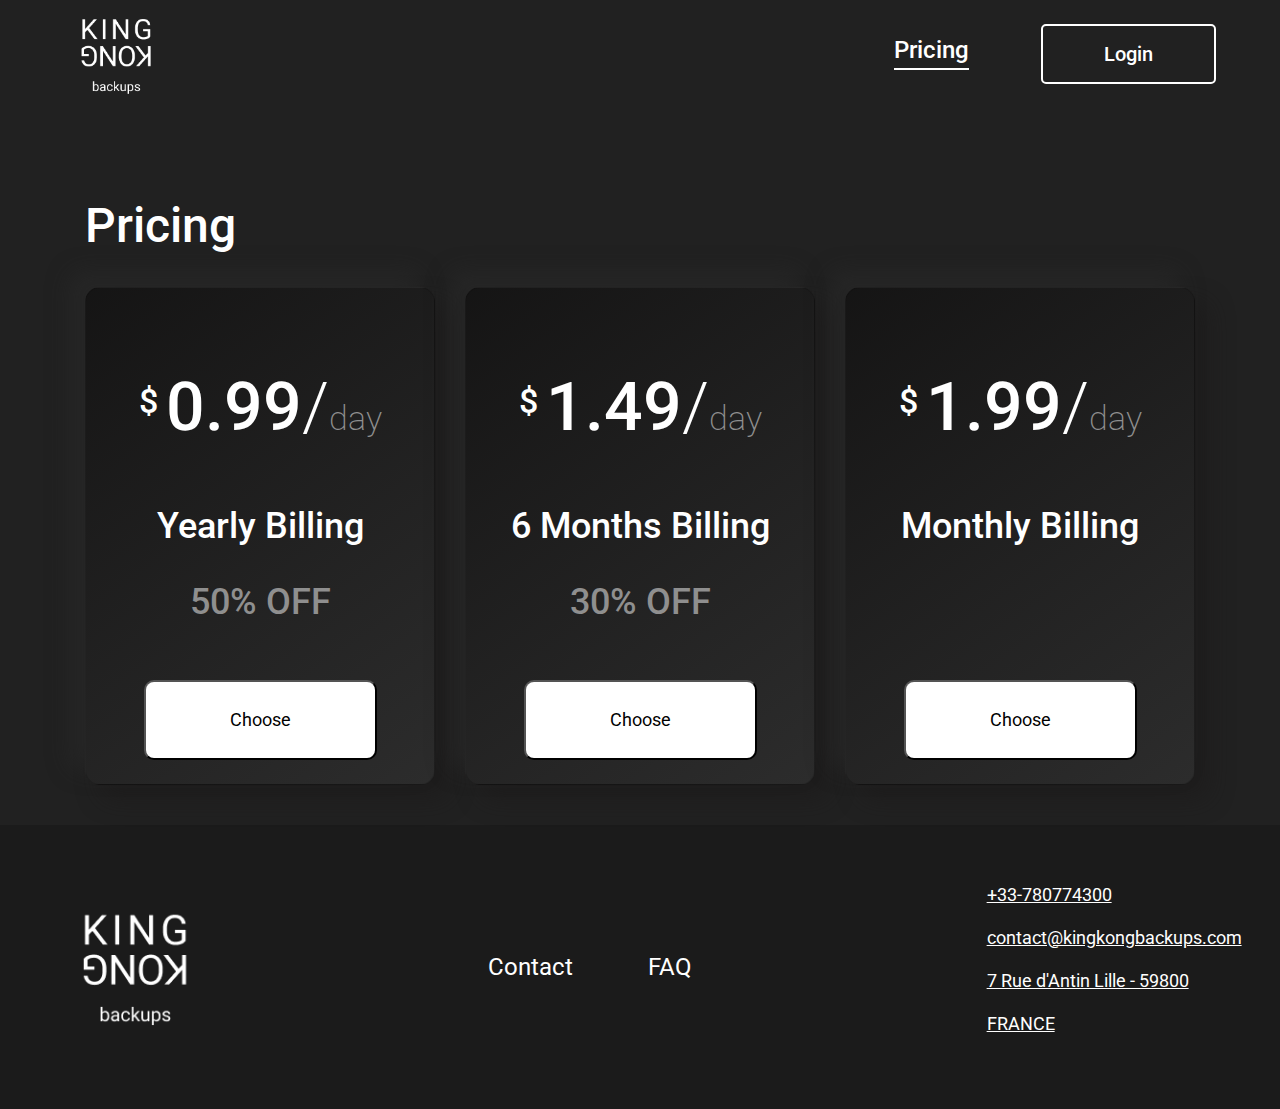
<file: pricing.html>
<!DOCTYPE html>
<html>
    <head>
        <meta charset="utf-8"/>
        <meta name="viewport" content="width=device-width, initial-scale=1.0">


        <title>Pricing</title>
        
        <script type="text/javascript" src="js/jquery-3.5.1.min.js"></script>
        
        <link rel="stylesheet" type="text/css" href="css/bootstrap.min.css">
        <link rel="stylesheet" type="text/css" href="css/main.css">
        <link rel="stylesheet" type="text/css" href="css/responsive.css">

        <link href="https://fonts.googleapis.com/css2?family=Roboto:wght@300;400;500;700&display=swap" rel="stylesheet">
    </head>
    <body class="bg-cdark">
        <section>
            <div class="">
                <nav class="navbar navbar-dark navbar-expand-md navbar-cpad">
                    <a class="navbar-brand" href="index.html"><img src="images/logo.png" alt="Logo"></a>
                    <button class="navbar-toggler" type="button" data-toggle="collapse" data-target="#navbarSupportedContent" aria-controls="navbarSupportedContent" aria-expanded="false" aria-label="Toggle navigation">
                    <span class="navbar-toggler-icon"></span>
                    </button>
                    <div class="collapse navbar-collapse" id="navbarSupportedContent">
                        <ul class="navbar-nav ml-auto text-center">
                            <li class="nav-item text-center">
                                <a class="nav-link fnt-24px font-weight-500" href="#">Pricing
                                    <div style="border-top: 2px solid white;"></div>
                                </a>
                            </li>
                            <li class="nav-item d-md-none d-block">
                                <a class="nav-link fnt-p1f" href="contact.html">Contact</a>
                            </li>
                            <li class="nav-item d-md-none d-block">
                                <a class="nav-link fnt-p1f" href="faq.html">FAQ</a>
                            </li>
                            <li class="nav-item d-md-none d-block pb-5">
                                <a class="nav-link fnt-p1f" href="settings.html">Settings</a>
                            </li>
                            <li class="login-btn">
                                <a href="login.html"><button class="btn-cdark fnt-btn-1">Login</button></a>
                            </li>
                        </ul>
                    </div>
                </nav>
            </div>
        </section>
        <section>
            <div class="container pb-4" style="padding-top: 7%;">
                <h1 class="fnt-h1 font-weight-500">Pricing</h1>
                <div class="row justify-content-center">
                    <div class="col-lg-4 col-md-6 pt-4">
                        <div class="card prc-card text-center">
                            <div class="card-body pb-4">
                                <div class="pt-sm-5 pt-3"><sup class="fnt-sup-dlr font-weight-500">&dollar; </sup><span class=" font-weight-500 fnt-price">0.99<span class="font-weight-light">/</span></span><span class="fnt-c8f fnt-day">day</span></div>
                                <h2 class="pt-5 fnt-billing">Yearly Billing</h2>
                                <h2 class="pt-sm-4 fnt-h2 font-weight-500 fnt-c8f">50% OFF</h2>
                                <div class="pt-sm-5"><button class="btn-cwhite btn-cwhite-162sm fnt-p">Choose</button></div>
                            </div>
                        </div>
                    </div>
                    <div class="col-lg-4 col-md-6 pt-4">
                        <div class="card prc-card text-center">
                            <div class="card-body pb-4">
                                <div class="pt-sm-5 pt-3"><sup class="fnt-sup-dlr font-weight-500">&dollar; </sup><span class=" font-weight-500 fnt-price">1.49<span class="font-weight-light">/</span></span><span class="fnt-c8f fnt-day">day</span></div>
                                <h2 class="pt-5 fnt-billing">6 Months Billing</h2>
                                <h2 class="pt-sm-4 fnt-h2 fnt-c8f font-weight-500">30% OFF</h2>
                                <div class="pt-sm-5"><button class="btn-cwhite btn-cwhite-162sm fnt-p">Choose</button></div>
                            </div>
                        </div>
                    </div>
                    <div class="col-lg-4 col-md-6 pt-4">
                        <div class="card prc-card text-center">
                            <div class="card-body pb-4">
                                <div class="pt-sm-5 pt-3"><sup class="fnt-sup-dlr font-weight-500">&dollar; </sup><span class=" font-weight-500 fnt-price">1.99<span class="font-weight-light">/</span></span><span class="fnt-c8f fnt-day">day</span></div>
                            <h2 class="pt-5 fnt-h2 font-weight-500">Monthly Billing</h2>
                            <h2 class="pt-sm-4 fnt-h2 fnt-c8f font-weight-500" style="position: relative; z-index: -1;">30%</h2>
                            <div class="pt-sm-5"><button class="btn-cwhite btn-cwhite-162sm fnt-p">Choose</button></div>
                            </div>
                        </div>
                    </div>
                </div>
            </div>
        </section>
        <section class="pt-3">
            <footer class="bg-1b pb-cmd-200">
                <div class="pt-5 pb-5">
                    <nav class="navbar navbar-dark navbar-expand-md justify-content-center" style="padding-left: 6%; padding-right: 3%;">
                        <a class="d-none d-md-block" href="#"><img class="ftr-logo" src="images/logo.png" alt="Logo"></a>
                        <div class="navbar-collapse" id="navbarSupportedContent">
                            <ul class="navbar-nav m-auto text-center justify-content-between ftr-links-2">
                                
                                <li class="nav-item">
                                    <a class="nav-link fnt-h3" href="contact.html">Contact</a>
                                </li>
                                <li class="nav-item fnt-h3">
                                    <a class="nav-link" href="faq.html">FAQ</a>
                                </li>
                                <li class="nav-item d-md-none d-block pt-4 fnt-h3">
                                    <a class="nav-link" href="login.html"><button class="btn-cdark">Login</button></a>
                                </li>
                            </ul>
                            <div class="text-center pt-5 pb-5">
                                <a class="d-md-none d-block" href="index.html"><img class="ftr-logo" src="images/logo.png" alt="Logo"></a>
                            </div>
                            <ul class="navbar-nav d-md-block d-none">
                                <li class="nav-item">
                                    <p class="fnt-p" style="text-decoration: underline;"><a href="#">+33-780774300</a></p>
                                    <p class="fnt-p" style="text-decoration: underline;"><a href="#">contact@kingkongbackups.com</a></p>
                                    <p class="fnt-p d-none d-md-block" style="text-decoration: underline;"><a href="#">7 Rue d'Antin Lille - 59800</a></p>
                                    <p class="fnt-p d-none d-md-block" style="text-decoration: underline;"><a href="#">FRANCE</a></p>
                                </li>
                            </ul>
                            <ul class="navbar-nav text-center  d-block d-md-none">
                                <li class="nav-item">
                                    <p class="fnt-p"><a href="#">+33-780774300</a></p>
                                    <p class="fnt-p"><a href="#">contact@kingkongbackups.com</a></p>
                                    <p class="fnt-p d-block d-md-none"><a href="#">7 Rue d'Antin Lille</a></p>
                                    <p class="fnt-p d-block d-md-none"><a href="#">FRANCE 59800</a></p>
                                </li>
                            </ul>
                        </div>
                    </nav>
                </div>
            </footer>
        </section>
        <script type="text/javascript" src="js/bootstrap.bundle.min.js"></script>
    </body>
</html>
</file>
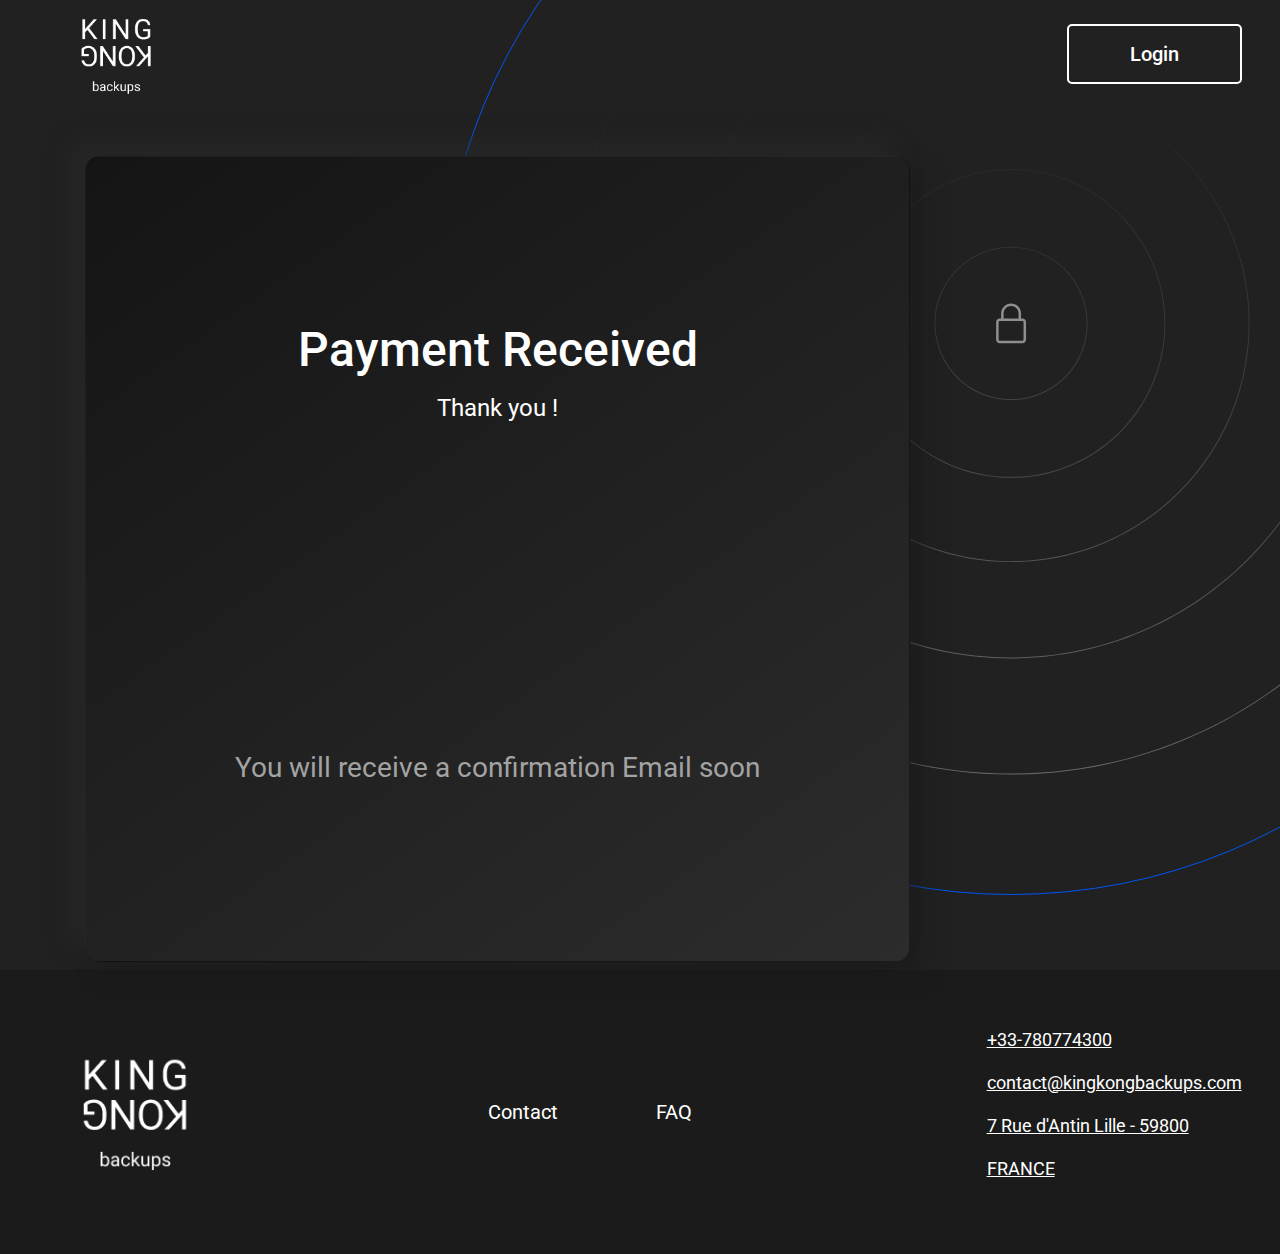
<file: received.html>
<!DOCTYPE html>
<html lang="en">
    <head>
        <meta charset="utf-8"/>
        <meta name="viewport" content="width=device-width, initial-scale=1.0">

        <title>Payment Received</title>
        
        <script type="text/javascript" src="js/jquery-3.5.1.min.js"></script>
        
        <link rel="stylesheet" type="text/css" href="css/bootstrap.min.css">
        <link rel="stylesheet" type="text/css" href="css/main.css">
        <link rel="stylesheet" type="text/css" href="css/responsive.css">

        <link href="https://fonts.googleapis.com/css2?family=Roboto:wght@300;400;500;700&display=swap" rel="stylesheet">
    </head>
    <body class="bg-cdark">
        <section class="pb-2">
            <div class="bg-hero bg-hero-checkout">
                <nav class="navbar navbar-dark navbar-expand-md" style="padding-left: 6%; padding-right: 3%;">
                    <a class="navbar-brand" href="index.html"><img src="images/logo.png" alt="Logo"></a>
                    <button class="navbar-toggler" type="button" data-toggle="collapse" data-target="#navbarSupportedContent" aria-controls="navbarSupportedContent" aria-expanded="false" aria-label="Toggle navigation">
                    <span class="navbar-toggler-icon"></span>
                    </button>
                    <div class="collapse navbar-collapse" id="navbarSupportedContent">
                        <ul class="navbar-nav ml-auto text-center">
                            <li class="nav-item d-md-none d-block">
                                <a class="nav-link fnt-p1f" href="pricing.html">Pricing</a>
                            </li>
                            <li class="nav-item d-md-none d-block">
                                <a class="nav-link fnt-p1f" href="contact.html">Contact</a>
                            </li>
                            <li class="nav-item d-md-none d-block">
                                <a class="nav-link fnt-p1f" href="faq.html">FAQ</a>
                            </li>
                            <li class="nav-item d-md-none d-block pb-5">
                                <a class="nav-link fnt-p1f" href="settings.html">Settings</a>
                            </li>
                            <li class="login-btn">
                                <a href="login.html"><button class="btn-cdark fnt-btn-1">Login</button></a>
                            </li>
                        </ul>
                    </div>
                </nav>
                <div class="container container-clg-2">
                    <div class="row">
                        <div class="col-xl-9 col-lg-9 col-md-12 pt-md-5 pt-2">
                            <div class="card prc-card">
                                <div class="card-body crd-bdy-pad1sm pb-4 text-center">
                                    <div class="pt-5 pb-5 d-md-block d-none"></div>
                                    <h1 class="fnt-h1 font-weight-500 pt-5">Payment Received</h1>
                                    <h3 class="fnt-h3 fnt-md-22px pt-2 font-weight-400">Thank you !</h3>
                                    <div class="pt-5 pb-5 d-md-block d-none"></div>
                                    <div class="pt-5 pb-5 d-md-block d-none"></div>
                                    <div class="pt-3 d-md-block d-none"></div>
                                    <div class="pt-5 pb-3"></div>
                                    <h3 class="fnt-28px fnt-md-22px font-weight-400 pt-5 pb-5" style="color: #A3A3A3;">You will receive a confirmation Email soon</h3>
                                    <div class="pt-5 pb-5 d-md-block d-none"></div>
                                </div>
                            </div>
                        </div>
                    </div>
                </div>
            </div>
        </section>
        <section class="pt-sm-0 pt-5">
            <footer class="bg-1b">
                <div class="pt-5 pb-5">
                    <nav class="navbar navbar-dark navbar-expand-md justify-content-center" style="padding-left: 6%; padding-right: 3%;">
                        <a class="d-none d-md-block" href="#"><img class="ftr-logo" src="images/logo.png" alt="Logo"></a>
                        <div class="navbar-collapse" id="navbarSupportedContent">
                            <ul class="navbar-nav m-auto text-center justify-content-between ftr-links-2">
                                
                                <li class="nav-item d-md-block d-none">
                                    <a class="nav-link fnt-p1f" href="contact.html">Contact</a>
                                </li>
                                <li class="nav-item fnt-h3 d-md-block d-none">
                                    <a class="nav-link fnt-p1f" href="faq.html">FAQ</a>
                                </li>
                            </ul>
                            <div class="text-center pt-5 pb-5">
                                <a class="d-md-none d-block" href="index.html"><img class="ftr-logo" src="images/logo.png" alt="Logo"></a>
                            </div>
                            <ul class="navbar-nav d-md-block d-none">
                                <li class="nav-item">
                                    <p class="fnt-p txt-underline"><a href="#">+33-780774300</a></p>
                                    <p class="fnt-p txt-underline"><a href="#">contact@kingkongbackups.com</a></p>
                                    <p class="fnt-p d-none d-md-block txt-underline"><a href="#">7 Rue d'Antin Lille - 59800</a></p>
                                    <p class="fnt-p d-none d-md-block txt-underline"><a href="#">FRANCE</a></p>
                                </li>
                            </ul>
                            <ul class="navbar-nav text-center  d-block d-md-none">
                                <li class="nav-item">
                                    <p class="fnt-p"><a href="#">+33-780774300</a></p>
                                    <p class="fnt-p"><a href="#">contact@kingkongbackups.com</a></p>
                                    <p class="fnt-p"><a href="#">7 Rue d'Antin Lille</a></p>
                                    <p class="fnt-p"><a href="#">FRANCE 59800</a></p>
                                </li>
                            </ul>
                            <div class="pt-5 pb-5 d-md-none d-block"></div>
                            <div class="pt-5 pb-5 d-md-none d-block"></div>
                            <div class="pt-5 pb-5 d-md-none d-block"></div>
                        </div>
                    </nav>
                </div>
                <div class="pt-5 pb-5 d-md-none d-block"></div>
            </footer>
        </section>
        <script type="text/javascript" src="js/bootstrap.bundle.min.js"></script>
    </body>
</html>
</file>
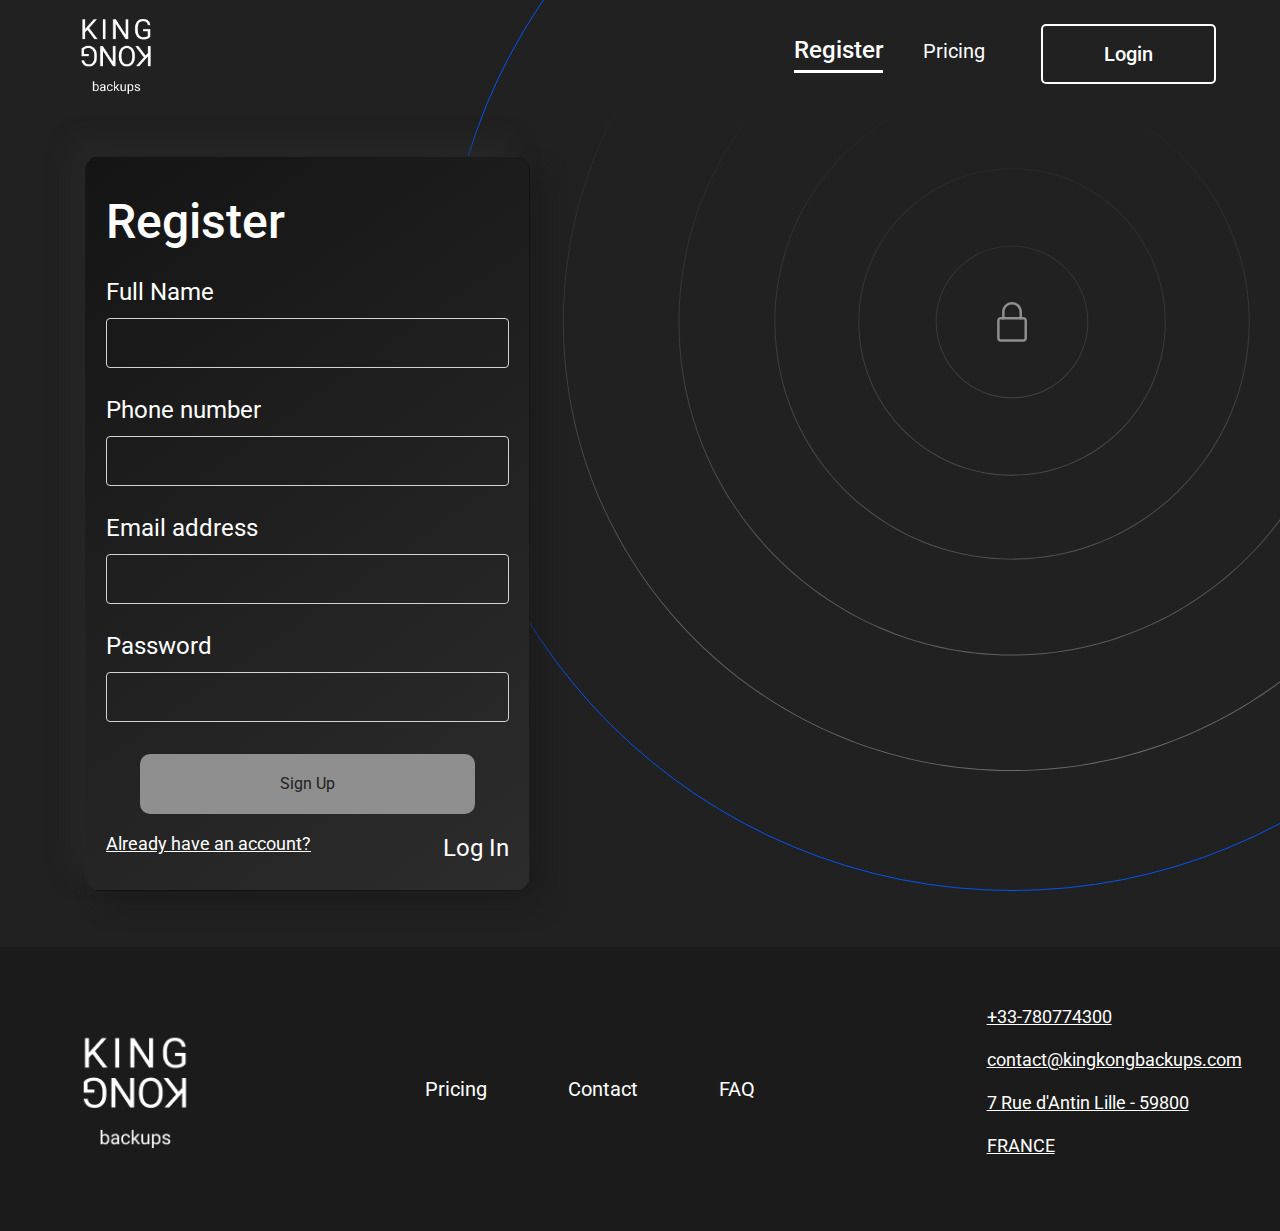
<file: register.html>
<!DOCTYPE html>
<html lang="en">
    <head>
        <meta charset="utf-8"/>
        <meta name="viewport" content="width=device-width, initial-scale=1.0">

        <title>Register</title>
        
        <script type="text/javascript" src="js/jquery-3.5.1.min.js"></script>
        
        <link rel="stylesheet" type="text/css" href="css/bootstrap.min.css">
        <link rel="stylesheet" type="text/css" href="css/main.css">
        <link rel="stylesheet" type="text/css" href="css/responsive.css">

        <link href="https://fonts.googleapis.com/css2?family=Roboto:wght@300;400;500;700&display=swap" rel="stylesheet">
    </head>
    <body class="bg-cdark">
        <section class="pb-2">
            <div class="bg-hero">
                <nav class="navbar navbar-dark navbar-expand-md navbar-cpad">
                    <a class="navbar-brand" href="index.html"><img src="images/logo.png" alt="Logo"></a>
                    <button class="navbar-toggler" type="button" data-toggle="collapse" data-target="#navbarSupportedContent" aria-controls="navbarSupportedContent" aria-expanded="false" aria-label="Toggle navigation">
                    <span class="navbar-toggler-icon"></span>
                    </button>
                    <div class="collapse navbar-collapse" id="navbarSupportedContent">
                        <ul class="navbar-nav ml-auto text-center">
                            <li class="nav-item text-center">
                                <a class="nav-link fnt-24px font-weight-500" style="line-height: 1.5;" href="#">Register
                                    <div style="margin-top: 2px; border-top: 3px solid white;"></div>
                                </a>
                            </li>
                            <li class="nav-item pt-md-1 pl-md-4">
                                <a class="nav-link fnt-p1f font-weight-400" href="pricing.html">Pricing</a>
                            </li>
                            <li class="nav-item d-md-none d-block">
                                <a class="nav-link fnt-p1f font-weight-400" href="contact.html">Contact</a>
                            </li>
                            <li class="nav-item d-md-none d-block">
                                <a class="nav-link fnt-p1f font-weight-400" href="faq.html">FAQ</a>
                            </li>
                            <li class="nav-item d-md-none d-block pb-5">
                                <a class="nav-link fnt-p1f font-weight-400" href="settings.html">Settings</a>
                            </li>
                            <li class="pl-md-5">
                                <a href="login.html"><button class="btn-cdark fnt-btn-1">Login</button></a>
                            </li>
                        </ul>
                    </div>
                </nav>
                <div class="container">
                    <div class="row">
                        <div class="col-xl-5 col-md-6 pt-md-5 pt-2">
                            <div class="card prc-card">
                                <div class="card-body pb-4">
                                    <h1 class="fnt-h1 pt-md-3 pt-2">Register</h1>
                                    <form>
                                        <div class="form-group pt-3">
                                          <label class="fnt-h3 font-weight-400">Full Name</label>
                                          <input type="text" class="form-control form-cstm">
                                        </div>
                                        <div class="form-group pt-sm-2">
                                          <label class="fnt-h3 font-weight-400">Phone number</label>
                                          <input type="text" class="form-control form-cstm">
                                        </div>
                                        <div class="form-group pt-sm-2">
                                          <label class="fnt-h3 font-weight-400" for="exampleInputEmail1">Email address</label>
                                          <input type="email" class="form-control form-cstm">
                                        </div>
                                        <div class="form-group pt-sm-2">
                                          <label class="fnt-h3 font-weight-400" for="exampleInputPassword1">Password</label>
                                          <input type="password" class="form-control form-cstm">
                                        </div>
                                        <div class="justify-content-center d-flex pt-3">
                                            <button type="submit" class="btn-inactive">Sign Up</button>
                                        </div>
                                        <div class="row pt-3">
                                            <div class="col-8 text-left fnt-p font-weight-400 txt-underline txt-underline-sm">Already have an account?</div>
                                            <div class="col-4 text-right fnt-h3 font-weight-400">Log In</div>
                                        </div>
                                    </form>
                                </div>
                            </div>
                        </div>
                    </div>
                </div>
            </div>
            <div class="pt-5 pb-5 d-md-none d-block"></div>
            <div class="pt-5 pb-5 d-md-none d-block"></div>
        </section>
        <section class="pt-5">
            <footer class="bg-1b">
                <div class="pt-5 pb-5">
                    <nav class="navbar navbar-dark navbar-expand-md justify-content-center" style="padding-left: 6%; padding-right: 3%;">
                        <a class="d-none d-md-block" href="#"><img class="ftr-logo" src="images/logo.png" alt="Logo"></a>
                        <div class="navbar-collapse" id="navbarSupportedContent">
                            <ul class="navbar-nav m-auto text-center justify-content-between ftr-links-3">
                                <div class="pt-5 pb-5 d-md-none d-block"></div>
                                <li class="nav-item">
                                    <a class="nav-link fnt-ftr-link" href="pricing.html">Pricing</a>
                                </li>
                                <li class="nav-item">
                                    <a class="nav-link fnt-ftr-link" href="contact.html">Contact</a>
                                </li>
                                <li class="nav-item fnt-h3">
                                    <a class="nav-link fnt-ftr-link" href="faq.html">FAQ</a>
                                </li>
                                <li class="nav-item fnt-h3 pb-5 d-md-none d-block">
                                    <a class="nav-link fnt-ftr-link" href="settings.html">Settings</a>
                                </li>
                                <li class="nav-item d-md-none d-block pt-4 fnt-h3">
                                    <a class="nav-link" href="login.html"><button class="btn-cdark fnt-btn-1">Login</button></a>
                                </li>
                            </ul>
                            <div class="text-center pt-5 pb-5">
                                <a class="d-md-none d-block" href="index.html"><img class="ftr-logo" src="images/logo.png" alt="Logo"></a>
                            </div>
                            <ul class="navbar-nav d-md-block d-none">
                                <li class="nav-item">
                                    <p class="fnt-p txt-underline"><a href="#">+33-780774300</a></p>
                                    <p class="fnt-p txt-underline"><a href="#">contact@kingkongbackups.com</a></p>
                                    <p class="fnt-p d-none d-md-block txt-underline"><a href="#">7 Rue d'Antin Lille - 59800</a></p>
                                    <p class="fnt-p d-none d-md-block txt-underline"><a href="#">FRANCE</a></p>
                                </li>
                            </ul>
                            <ul class="navbar-nav text-center  d-block d-md-none">
                                <li class="nav-item">
                                    <p class="fnt-p"><a href="#">+33-780774300</a></p>
                                    <p class="fnt-p"><a href="#">contact@kingkongbackups.com</a></p>
                                    <p class="fnt-p"><a href="#">7 Rue d'Antin Lille</a></p>
                                    <p class="fnt-p"><a href="#">FRANCE 59800</a></p>
                                </li>
                            </ul>
                        </div>
                    </nav>
                </div>
            </footer>
        </section>
        <script type="text/javascript" src="js/bootstrap.bundle.min.js"></script>
    </body>
</html>
</file>
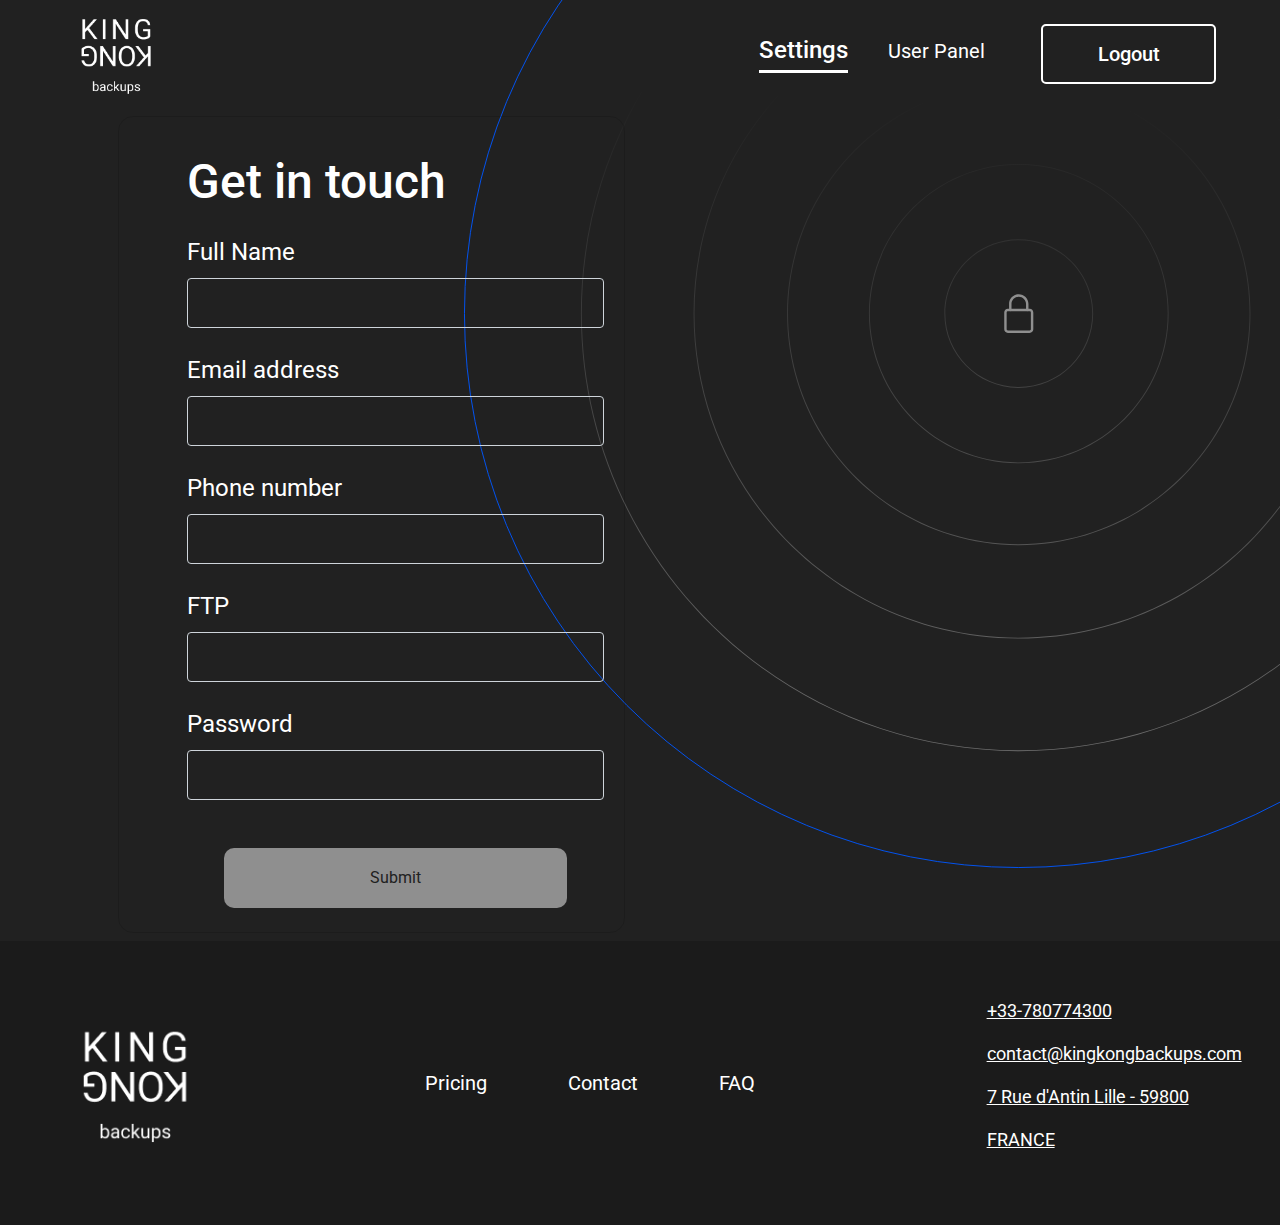
<file: settings.html>
<!DOCTYPE html>
<html lang="en">
    <head>
        <meta charset="utf-8"/>
        <meta name="viewport" content="width=device-width, initial-scale=1.0">

        <title>Settings</title>
        
        <script type="text/javascript" src="js/jquery-3.5.1.min.js"></script>
        
        <link rel="stylesheet" type="text/css" href="css/bootstrap.min.css">
        <link rel="stylesheet" type="text/css" href="css/main.css">
        <link rel="stylesheet" type="text/css" href="css/responsive.css">

        <link href="https://fonts.googleapis.com/css2?family=Roboto:wght@300;400;500;700&display=swap" rel="stylesheet">
    </head>
    <body class="bg-cdark">
        <section class="pb-2">
            <div class="bg-hero bg-hero-checkout">
                <nav class="navbar navbar-dark navbar-expand-md navbar-cpad">
                    <a class="navbar-brand" href="index.html"><img src="images/logo.png" alt="Logo"></a>
                    <button class="navbar-toggler" type="button" data-toggle="collapse" data-target="#navbarSupportedContent" aria-controls="navbarSupportedContent" aria-expanded="false" aria-label="Toggle navigation">
                    <span class="navbar-toggler-icon"></span>
                    </button>
                    <div class="collapse navbar-collapse" id="navbarSupportedContent">
                        <ul class="navbar-nav ml-auto text-center">
                            <li class="nav-item text-center">
                                <a class="nav-link fnt-24px font-weight-500" style="line-height: 1.5;" href="#">Settings
                                    <div style="margin-top: 2px; border-top: 3px solid white;"></div>
                                </a>
                            </li>
                            <li class="nav-item pt-md-1 pl-md-4">
                                <a class="nav-link fnt-p1f font-weight-400" href="user.html">User Panel</a>
                            </li>
                            <li class="nav-item d-md-none d-block">
                                <a class="nav-link fnt-p1f font-weight-400" href="contact.html">Contact</a>
                            </li>
                            <li class="nav-item d-md-none d-block">
                                <a class="nav-link fnt-p1f font-weight-400" href="faq.html">FAQ</a>
                            </li>
                            <li class="nav-item d-md-none d-block pb-5">
                                <a class="nav-link fnt-p1f font-weight-400" href="#">Settings</a>
                            </li>
                            <li class="pl-md-5">
                                <a href="login.html"><button class="btn-cdark fnt-btn-1">Logout</button></a>
                            </li>
                        </ul>
                    </div>
                </nav>
                <div class="container container-clg-2">
                    <div class="row">
                        <div class="col-xl-6 col-lg-7 col-md-12 pt-2 pl-md-5">
                            <div class="card prc-card pl-md-5 pb-2 crd-bg-md-none">
                                <div class="card-body crd-bdy-pad1sm pb-md-0 pb-4">
                                    <h1 class="fnt-h1 font-weight-500 pt-3">Get in touch</h1>
                                    <form>
                                        <div class="form-group pt-3">
                                          <label class="fnt-h3 font-weight-400">Full Name</label>
                                          <input type="text" class="form-control form-cstm">
                                        </div>
                                        <div class="form-group pt-sm-2">
                                          <label class="fnt-h3 font-weight-400" for="exampleInputEmail1">Email address</label>
                                          <input type="email" class="form-control form-cstm">
                                        </div>
                                        <div class="form-group pt-sm-2">
                                          <label class="fnt-h3 font-weight-400">Phone number</label>
                                          <input type="text" class="form-control form-cstm">
                                        </div>
                                          <div class="form-group pt-sm-2">
                                            <label class="fnt-h3 font-weight-400">FTP</label>
                                            <input type="ftp" class="form-control form-cstm">
                                          </div>
                                          <div class="form-group pt-sm-2">
                                              <label class="fnt-h3 font-weight-400" for="exampleInputPassword1">Password</label>
                                              <input type="password" class="form-control form-cstm">
                                            </div>
                                        <div class="row form-group pt-sm-3 pt-5 justify-content-center">
                                            <div class="col-md-10">
                                                <div class="justify-content-center d-flex pt-3">
                                                    <button type="submit" class="btn-inactive w-100">Submit</button>
                                                </div>
                                            </div>
                                        </div>
                                    </form>
                                </div>
                            </div>
                            <div class="pt-md-0 pt-5 pb-md-0 pb-3"></div>
                            <div class="pt-md-0 pb-md-0 pt-5 pb-5"></div>
                        </div>
                    </div>
                </div>
            </div>
        </section>
        <section class="pt-md-0 pt-5">
            <footer class="bg-1b">
                <div class="pt-5 pb-5">
                    <nav class="navbar navbar-dark navbar-expand-md justify-content-center" style="padding-left: 6%; padding-right: 3%;">
                        <a class="d-none d-md-block" href="#"><img class="ftr-logo" src="images/logo.png" alt="Logo"></a>
                        <div class="navbar-collapse" id="navbarSupportedContent">
                            <ul class="navbar-nav m-auto text-center justify-content-between ftr-links-3">
                                <div class="pt-5 pb-5 d-md-none d-block"></div>
                                <li class="nav-item">
                                    <a class="nav-link fnt-ftr-link" href="pricing.html">Pricing</a>
                                </li>
                                <li class="nav-item">
                                    <a class="nav-link fnt-ftr-link" href="contact.html">Contact</a>
                                </li>
                                <li class="nav-item fnt-h3">
                                    <a class="nav-link fnt-ftr-link" href="faq.html">FAQ</a>
                                </li>
                                <li class="nav-item fnt-h3 pb-5 d-md-none d-block">
                                    <a class="nav-link fnt-ftr-link" href="settings.html">Settings</a>
                                </li>
                                <li class="nav-item d-md-none d-block pt-4 fnt-h3">
                                    <a class="nav-link" href="login.html"><button class="btn-cdark fnt-btn-1">Logout</button></a>
                                </li>
                            </ul>
                            <div class="text-center pt-5 pb-5">
                                <a class="d-md-none d-block" href="index.html"><img class="ftr-logo" src="images/logo.png" alt="Logo"></a>
                            </div>
                            <ul class="navbar-nav d-md-block d-none">
                                <li class="nav-item">
                                    <p class="fnt-p txt-underline"><a href="#">+33-780774300</a></p>
                                    <p class="fnt-p txt-underline"><a href="#">contact@kingkongbackups.com</a></p>
                                    <p class="fnt-p d-none d-md-block txt-underline"><a href="#">7 Rue d'Antin Lille - 59800</a></p>
                                    <p class="fnt-p d-none d-md-block txt-underline"><a href="#">FRANCE</a></p>
                                </li>
                            </ul>
                            <ul class="navbar-nav text-center  d-block d-md-none">
                                <li class="nav-item">
                                    <p class="fnt-p"><a href="#">+33-780774300</a></p>
                                    <p class="fnt-p"><a href="#">contact@kingkongbackups.com</a></p>
                                    <p class="fnt-p"><a href="#">7 Rue d'Antin Lille</a></p>
                                    <p class="fnt-p"><a href="#">FRANCE 59800</a></p>
                                </li>
                            </ul>
                        </div>
                    </nav>
                </div>
            </footer>
        </section>
        <script type="text/javascript" src="js/bootstrap.bundle.min.js"></script>
    </body>
</html>
</file>
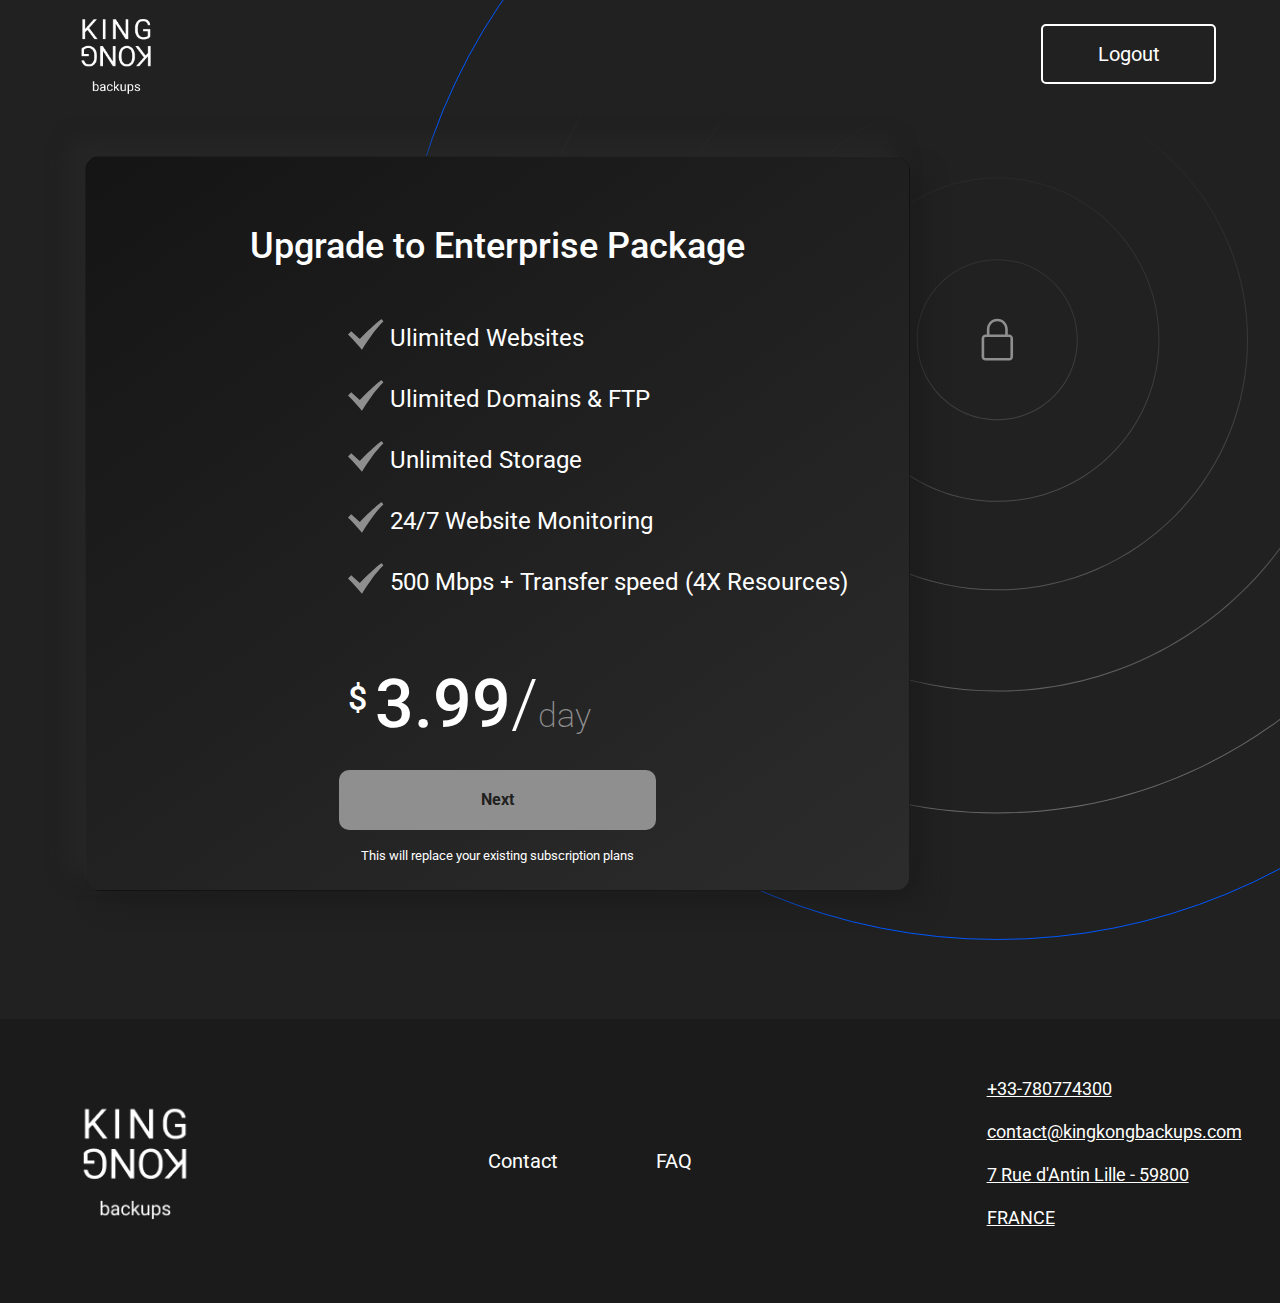
<file: upgrade.html>
<!DOCTYPE html>
<html lang="en">
    <head>
        <meta charset="utf-8"/>
        <meta name="viewport" content="width=device-width, initial-scale=1.0">

        <title>Upgrade</title>
        
        <script type="text/javascript" src="js/jquery-3.5.1.min.js"></script>
        
        <link rel="stylesheet" type="text/css" href="css/bootstrap.min.css">
        <link rel="stylesheet" type="text/css" href="css/main.css">
        <link rel="stylesheet" type="text/css" href="css/responsive.css">

        <link href="https://fonts.googleapis.com/css2?family=Roboto:wght@300;400;500;700&display=swap" rel="stylesheet">
    </head>
    <body class="bg-cdark">
        <section class="pb-2">
            <div class="bg-hero bg-hero-checkout">
                <nav class="navbar navbar-dark navbar-expand-md navbar-cpad">
                    <a class="navbar-brand" href="index.html"><img src="images/logo.png" alt="Logo"></a>
                    <button class="navbar-toggler" type="button" data-toggle="collapse" data-target="#navbarSupportedContent" aria-controls="navbarSupportedContent" aria-expanded="false" aria-label="Toggle navigation">
                    <span class="navbar-toggler-icon"></span>
                    </button>
                    <div class="collapse navbar-collapse" id="navbarSupportedContent">
                        <ul class="navbar-nav ml-auto text-center">
                            <li class="nav-item d-md-none d-block">
                                <a class="nav-link fnt-p1f" href="pricing.html">Pricing</a>
                            </li>
                            <li class="nav-item d-md-none d-block">
                                <a class="nav-link fnt-p1f" href="contact.html">Contact</a>
                            </li>
                            <li class="nav-item d-md-none d-block">
                                <a class="nav-link fnt-p1f" href="faq.html">FAQ</a>
                            </li>
                            <li class="nav-item d-md-none d-block pb-5">
                                <a class="nav-link fnt-p1f" href="settings.html">Settings</a>
                            </li>
                            <li class="login-btn">
                                <a href="login.html"><button class="btn-cdark fnt-p1f">Logout</button></a>
                            </li>
                        </ul>
                    </div>
                </nav>
                <div class="container container-clg-2">
                    <div class="row">
                        <div class="col-xl-9 col-lg-9 col-md-12 pt-md-5 pt-2">
                            <div class="card prc-card">
                                <div class="card-body crd-bdy-pad1sm pb-4 text-center">
                                    <h1 class="fnt-h2 font-weight-500 pt-5">Upgrade to Enterprise Package</h1>
                                    <div class="upgrade-crd">
                                        <div class="text-left pt-4" style="padding-left: 18.9vw;">
                                            <div class="d-flex pt-md-2">
                                                <img src="images/tick_mark.svg" alt=""><h3 class="fnt-h3 font-weight-400" style="padding-top: 3%;">&nbsp;Ulimited Websites</h3>
                                            </div>
                                            <div class="d-flex pt-md-2">
                                                <img src="images/tick_mark.svg" alt=""><h3 class="fnt-h3 font-weight-400" style="padding-top: 3%;">&nbsp;Ulimited Domains & FTP</h3>
                                            </div>
                                            <div class="d-flex pt-md-2">
                                                <img src="images/tick_mark.svg" alt=""><h3 class="fnt-h3 font-weight-400" style="padding-top: 3%;">&nbsp;Unlimited Storage</h3>
                                            </div>
                                            <div class="d-flex pt-md-2">
                                                <img src="images/tick_mark.svg" alt=""><h3 class="fnt-h3 font-weight-400" style="padding-top: 3%;">&nbsp;24/7 Website Monitoring</h3>
                                            </div>
                                            <div class="d-flex pt-md-2">
                                                <img src="images/tick_mark.svg" alt=""><h3 class="fnt-h3 font-weight-400" style="padding-top: 3%;">&nbsp;500 Mbps + Transfer speed<span class="d-md-inline d-none"> (4X Resources)</span></h3>
                                            </div>
                                            <div class=" pt-5"><sup class="fnt-sup-dlr font-weight-500">&dollar; </sup><span class=" font-weight-500 fnt-price">3.99<span class="font-weight-light">/</span></span><span class="fnt-c8f fnt-day">day</span></div>
                                        </div>
                                        <div class="row pt-3 justify-content-center text-center align-items-center">
                                            <div class="col-md-7">
                                                <div class="d-flex d-md-none justify-content-center pb-3">
                                                    <div class="pr-3">
                                                        <span class="pr-md-2">
                                                            <svg width="18" height="15" viewBox="0 0 18 15" fill="none" xmlns="http://www.w3.org/2000/svg">
                                                            <path d="M17.685 1.08029C15.185 3.30029 12.185 7.05029 8.685 12.3303L6.96 15.0153C5.52 13.2153 3.2 10.7153 0 7.51529L1.605 5.91029L5.895 9.66029C7.395 8.16029 8.79 6.80279 10.08 5.58779C11.37 4.37279 12.3975 3.43529 13.1625 2.77529C13.9275 2.11529 14.585 1.56029 15.135 1.11029C15.685 0.660289 16.07 0.365289 16.29 0.225289L16.605 0.0152893C16.645 0.0152893 16.7 0.0252893 16.77 0.0452893C16.84 0.0652893 16.97 0.162789 17.16 0.337789C17.35 0.512789 17.525 0.760289 17.685 1.08029Z" fill="#8F8F8F"/>
                                                            </svg>
                                                        </span>
                                                        <span class="fnt-p">30-day risk free money back</span>
                                                    </div>
                                                    <div class="">
                                                        <span class="pr-md-2">
                                                            <svg width="18" height="15" viewBox="0 0 18 15" fill="none" xmlns="http://www.w3.org/2000/svg">
                                                            <path d="M17.685 1.08029C15.185 3.30029 12.185 7.05029 8.685 12.3303L6.96 15.0153C5.52 13.2153 3.2 10.7153 0 7.51529L1.605 5.91029L5.895 9.66029C7.395 8.16029 8.79 6.80279 10.08 5.58779C11.37 4.37279 12.3975 3.43529 13.1625 2.77529C13.9275 2.11529 14.585 1.56029 15.135 1.11029C15.685 0.660289 16.07 0.365289 16.29 0.225289L16.605 0.0152893C16.645 0.0152893 16.7 0.0252893 16.77 0.0452893C16.84 0.0652893 16.97 0.162789 17.16 0.337789C17.35 0.512789 17.525 0.760289 17.685 1.08029Z" fill="#8F8F8F"/>
                                                            </svg>
                                                        </span>
                                                        <span class="fnt-p">Cancel anytime</span>
                                                    </div>
                                                </div>
                                                <button type="submit" class="btn-inactive-2"><span class="d-md-block d-none fnt-btn-2 font-weight-700 txt-btn-1">Next</span><span class="d-md-none fnt-btn-2 font-weight-700 txt-btn-1">Pay</span></button>
                                                <div class="fnt-13px font-weight-400 pt-3">This will replace your existing subscription plans</div>
                                            </div>
                                        </div>
                                    </div>
                                </div>
                            </div>
                        </div>
                    </div>
                </div>
                
                <div class="pt-5 pb-5 d-md-block d-none"></div>
                <div class="pt-4 d-md-block d-none"></div>
            </div>
        </section>
        <section class="pt-sm-0 pt-5">
            <footer class="bg-1b">
                <div class="pt-5 pb-5">
                    <nav class="navbar navbar-dark navbar-expand-md justify-content-center" style="padding-left: 6%; padding-right: 3%;">
                        <a class="d-none d-md-block" href="index.html"><img class="ftr-logo" src="images/logo.png" alt="Logo"></a>
                        <div class="navbar-collapse" id="navbarSupportedContent">
                            <ul class="navbar-nav m-auto text-center justify-content-between ftr-links-2">
                                <div class="pt-5 pb-5 d-md-none d-block"></div>
                                <li class="nav-item">
                                    <a class="nav-link fnt-p1f" href="contact.html">Contact</a>
                                </li>
                                <li class="nav-item fnt-h3">
                                    <a class="nav-link fnt-p1f" href="faq.html">FAQ</a>
                                </li>
                                <li class="nav-item d-md-none d-block pt-4 fnt-h3">
                                    <a class="nav-link fnt-p1f" href="login.html"><button class="btn-cdark">Logout</button></a>
                                </li>
                            </ul>
                            <div class="text-center pt-5 pb-5">
                                <a class="d-md-none d-block" href="index.html"><img class="ftr-logo" src="images/logo.png" alt="Logo"></a>
                            </div>
                            <ul class="navbar-nav d-md-block d-none">
                                <li class="nav-item">
                                    <p class="fnt-p txt-underline"><a href="#">+33-780774300</a></p>
                                    <p class="fnt-p txt-underline"><a href="#">contact@kingkongbackups.com</a></p>
                                    <p class="fnt-p d-none d-md-block txt-underline"><a href="#">7 Rue d'Antin Lille - 59800</a></p>
                                    <p class="fnt-p d-none d-md-block txt-underline"><a href="#">FRANCE</a></p>
                                </li>
                            </ul>
                            <ul class="navbar-nav text-center  d-block d-md-none">
                                <li class="nav-item">
                                    <p class="fnt-p"><a href="#">+33-780774300</a></p>
                                    <p class="fnt-p"><a href="#">contact@kingkongbackups.com</a></p>
                                    <p class="fnt-p"><a href="#">7 Rue d'Antin Lille</a></p>
                                    <p class="fnt-p"><a href="#">FRANCE 59800</a></p>
                                </li>
                            </ul>
                        </div>
                    </nav>
                </div>
                <div class="pt-5 pb-5 d-md-none d-block"></div>
            </footer>
        </section>
        <script type="text/javascript" src="js/bootstrap.bundle.min.js"></script>
    </body>
</html>
</file>
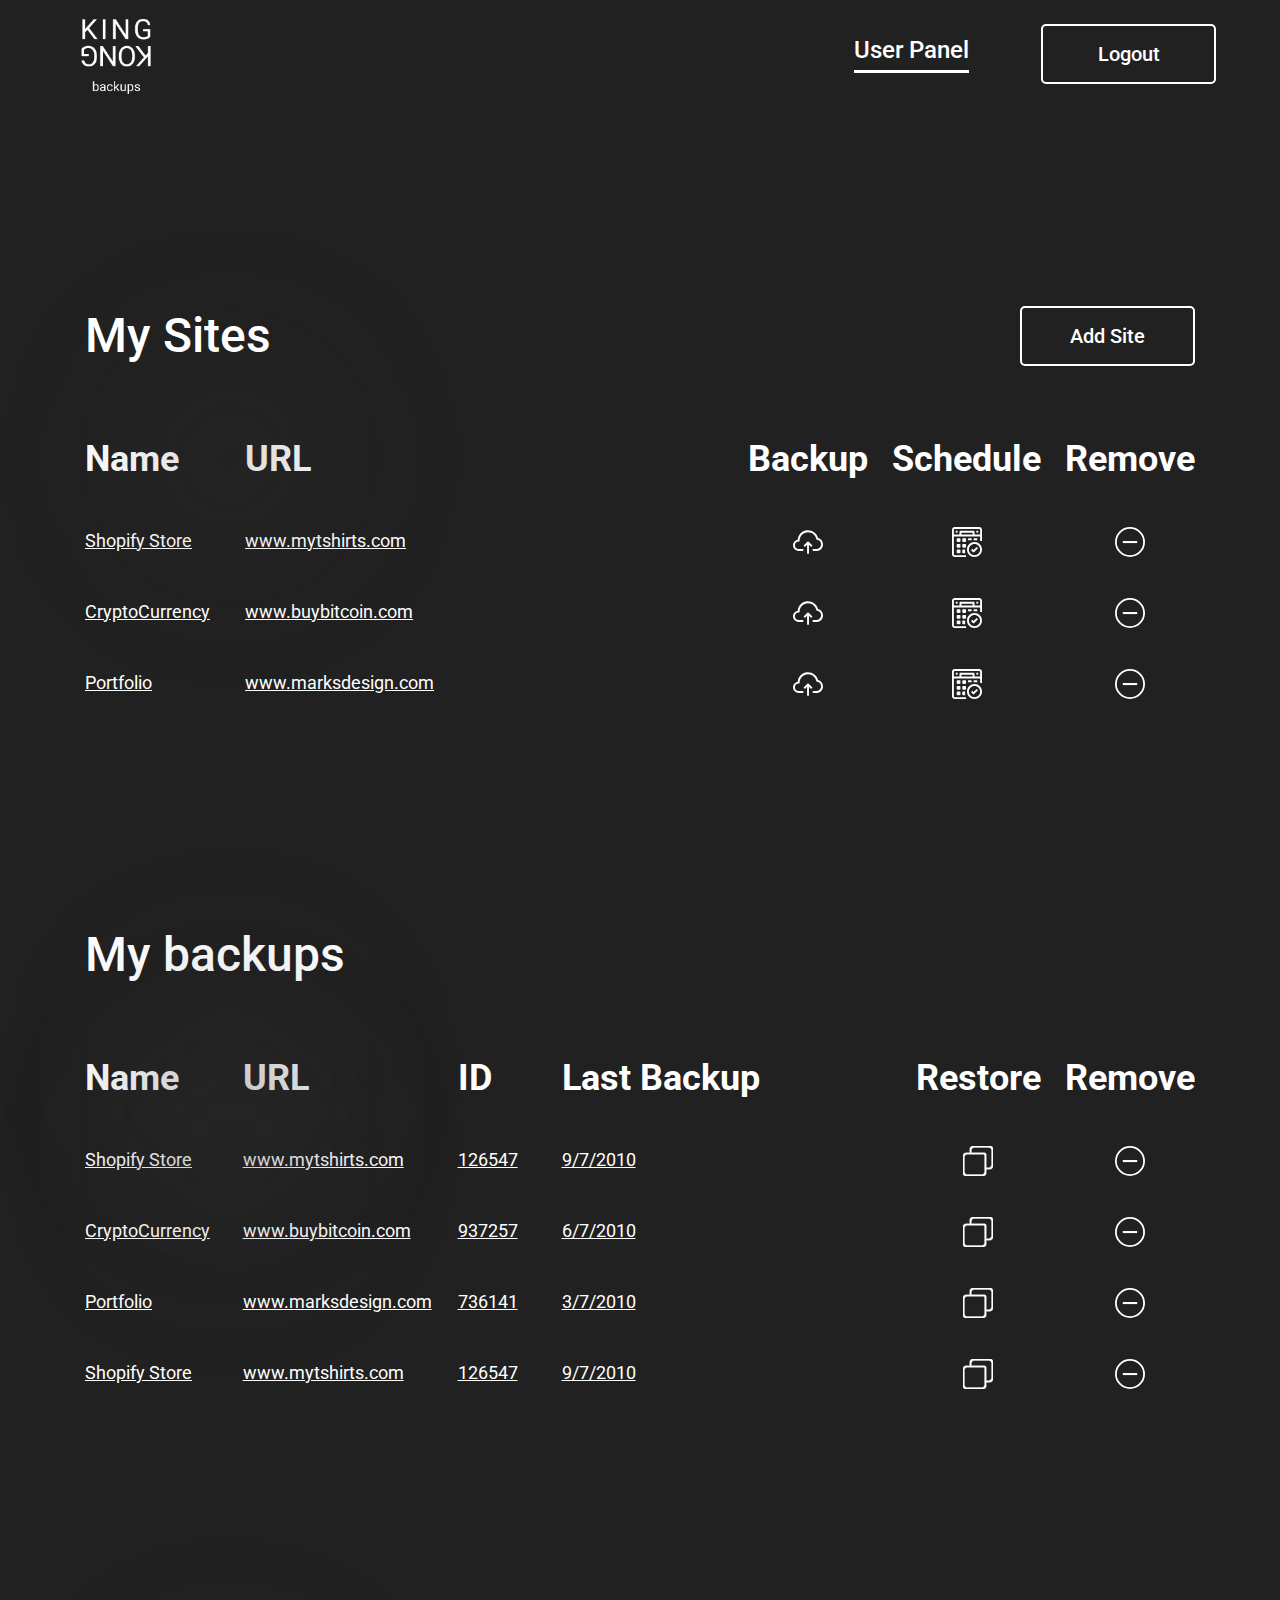
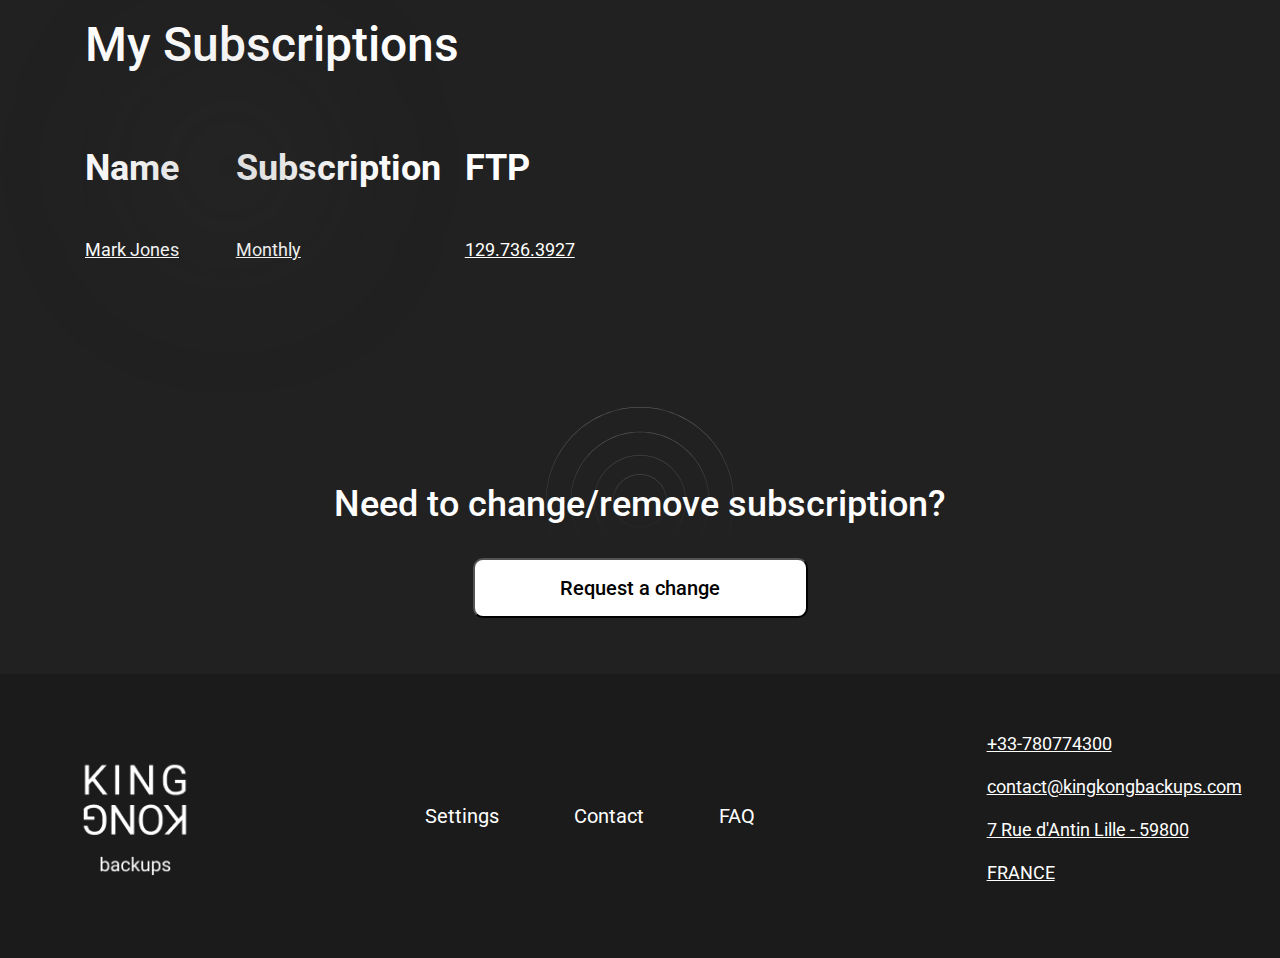
<file: user.html>
<!DOCTYPE html>
<html lang="en">
    <head>
        <meta charset="utf-8"/>
        <meta name="viewport" content="width=device-width, initial-scale=1.0">

        <title>User Panel</title>
        
        <script type="text/javascript" src="js/jquery-3.5.1.min.js"></script>
        
        <link rel="stylesheet" type="text/css" href="css/bootstrap.min.css">
        <link rel="stylesheet" type="text/css" href="css/main.css">
        <link rel="stylesheet" type="text/css" href="css/responsive.css">

        <link href="https://fonts.googleapis.com/css2?family=Roboto:wght@300;400;500;700&display=swap" rel="stylesheet">
    </head>
    <body class="bg-cdark">
        <section class="pb-2">
            <div class="">
                <nav class="navbar navbar-dark navbar-expand-md navbar-cpad">
                    <a class="navbar-brand" href="index.html"><img src="images/logo.png" alt="Logo"></a>
                    <button class="navbar-toggler" type="button" data-toggle="collapse" data-target="#navbarSupportedContent" aria-controls="navbarSupportedContent" aria-expanded="false" aria-label="Toggle navigation">
                    <span class="navbar-toggler-icon"></span>
                    </button>
                    <div class="collapse navbar-collapse" id="navbarSupportedContent">
                        <ul class="navbar-nav ml-auto text-center">
                            <li class="nav-item">
                                <a class="nav-link fnt-24px font-weight-500" href="#">User Panel
                                    <div style="margin-top: 2px; border-top: 3px solid white;"></div>
                                </a>
                            </li>
                            <li class="nav-item d-md-none d-block">
                                <a class="nav-link fnt-p1f" href="pricing.html">Pricing</a>
                            </li>
                            <li class="nav-item d-md-none d-block">
                                <a class="nav-link fnt-p1f" href="contact.html">Contact</a>
                            </li>
                            <li class="nav-item d-md-none d-block">
                                <a class="nav-link fnt-p1f" href="faq.html">FAQ</a>
                            </li>
                            <li class="nav-item d-md-none d-block pb-5">
                                <a class="nav-link fnt-p1f" href="settings.html">Settings</a>
                            </li>
                            <li class="login-btn">
                                <a href="login.html"><button class="btn-cdark fnt-btn-1">Logout</button></a>
                            </li>
                        </ul>
                    </div>
                </nav>
                <div class="container container-clg-2">
                    <div style="position: relative;">
                        <div class="pt-md-5 pb-md-5 pt-0 pb-3"></div>
                        <div class="pt-md-5 pb-md-5"></div>
                        <div class=" bg-radial-2"></div>
                        <div class="row">
                            <div class="col-6">
                                <div class="fnt-h1 font-weight-500">My Sites</div>
                            </div>
                            <div class="col-6">
                                <div class="d-flex float-right align-items-center h-100">
                                    <button class="btn-cdark fnt-btn-1">Add Site</button>
                                </div>
                            </div>
                        </div>
                        <div class="pt-md-5 pt-3"></div>
                        <div class="w-100 d-block" style="overflow-x: auto;">
                            <table class="table table-borderless table-1">
                                <thead>
                                <tr class="fnt-h2 font-weight-500">
                                    <th scope="col" class="w-15">Name</th>
                                    <th scope="col" class="w-20">URL</th>
                                    <th style="width: 100%;"></th>
                                    <th scope="col">Backup</th>
                                    <th scope="col">Schedule</th>
                                    <th class="pr-0" scope="col">Remove</th>
                                </tr>
                                </thead>
                                <tbody class="fnt-p font-weight-400 txt-underline txt-underline-md">
                                <tr>
                                    <td>Shopify Store</td>
                                    <td>www.mytshirts.com</td>
                                    <td></td>
                                    <td><img src="images/cloud-up.svg" alt=""></td>
                                    <td><img src="images/calendar.svg" alt=""></td>
                                    <td><img src="images/remove1.svg" alt=""></td>
                                </tr>
                                <tr>
                                    <td>CryptoCurrency</td>
                                    <td>www.buybitcoin.com</td>
                                    <td></td>
                                    <td><img src="images/cloud-up.svg" alt=""></td>
                                    <td><img src="images/calendar.svg" alt=""></td>
                                    <td><img src="images/remove1.svg" alt=""></td>
                                </tr>
                                <tr>
                                    <td>Portfolio</td>
                                    <td>www.marksdesign.com</td>
                                    <td></td>
                                    <td><img src="images/cloud-up.svg" alt=""></td>
                                    <td><img src="images/calendar.svg" alt=""></td>
                                    <td><img src="images/remove1.svg" alt=""></td>
                                </tr>
                                </tbody>
                            </table>
                        </div>
                    </div>
                    <div style="position: relative;">
                        <div class="pt-md-5 pb-md-5 pt-0 pb-3"></div>
                        <div class="pt-md-5 pb-md-5"></div>
                        <div class=" bg-radial-2"></div>
                        <div class="fnt-h1 font-weight-500">My backups</div>
                        <div class=" bg-radial-2"></div>
                        <div class="pt-md-5 pt-3"></div>
                        <div class="w-100 d-block" style="overflow-x: auto;">
                            <table class="table table-borderless table-2">
                                <thead>
                                <tr class="fnt-h2 font-weight-500">
                                    <th scope="col" class="w-16">Name</th>
                                    <th scope="col" class="w-20">URL</th>
                                    <th scope="col" class="w-16">ID</th>
                                    <th style="white-space: pre" scope="col">Last Backup</th>
                                    <th style="width: 100%;"></th>
                                    <th scope="col">Restore</th>
                                    <th class="w-16" scope="col">Remove</th>
                                </tr>
                                </thead>
                                <tbody class="fnt-p font-weight-400 txt-underline txt-underline-md">
                                <tr>
                                    <td>Shopify Store</td>
                                    <td>www.mytshirts.com</td>
                                    <td>126547</td>
                                    <td>9/7/2010</td>
                                    <td></td>
                                    <td><img src="images/squares.svg" alt=""></td>
                                    <td><img src="images/remove1.svg" alt=""></td>
                                </tr>
                                <tr>
                                    <td>CryptoCurrency</td>
                                    <td>www.buybitcoin.com</td>
                                    <td>937257</td>
                                    <td>6/7/2010</td>
                                    <td></td>
                                    <td><img src="images/squares.svg" alt=""></td>
                                    <td><img src="images/remove1.svg" alt=""></td>
                                </tr>
                                <tr>
                                    <td>Portfolio</td>
                                    <td>www.marksdesign.com</td>
                                    <td>736141</td>
                                    <td>3/7/2010</td>
                                    <td></td>
                                    <td><img src="images/squares.svg" alt=""></td>
                                    <td><img src="images/remove1.svg" alt=""></td>
                                </tr>
                                <tr>
                                    <td>Shopify Store</td>
                                    <td>www.mytshirts.com</td>
                                    <td>126547</td>
                                    <td>9/7/2010</td>
                                    <td></td>
                                    <td><img src="images/squares.svg" alt=""></td>
                                    <td><img src="images/remove1.svg" alt=""></td>
                                </tr>
                                </tbody>
                            </table>
                        </div>
                    </div>
                    <div style="position: relative;">
                        <div class="pt-md-5 pb-md-5 pt-0 pb-3"></div>
                        <div class="pt-md-5 pb-md-5"></div>
                        <div class=" bg-radial-2"></div>
                        <div class="fnt-h1 font-weight-500">My Subscriptions</div>
                        <div class="pt-md-5 pt-3"></div>
                        <table class="table table-borderless table-2">
                            <thead>
                            <tr class="fnt-h2 font-weight-500">
                                <th scope="col" class="w-12-5">Name</th>
                                <th scope="col" class="w-19">Subscription</th>
                                <th scope="col">FTP</th>
                            </tr>
                            </thead>
                            <tbody class="fnt-p font-weight-400 txt-underline txt-underline-md">
                            <tr>
                                <td>Mark Jones</td>
                                <td>Monthly</td>
                                <td>129.736.3927</td>
                            </tr>
                            </tbody>
                        </table>
                    </div>
                </div>
                <div class="text-center justify-content-center" style="position: relative;">
                    <img class="lower-circle-up" src="images/lower-circle.svg" alt="">
                    <div class="pt-md-5 pt-3 pb-5"></div>
                    <div class="pt-5 pb-5"></div>
                    <h2 class="fnt-h2 font-weight-500">Need to change/remove subscription?</h2>
                    <div class="px-3 py-4">
                        <button class="btn-cwhite-lg fnt-btn-1">Request a change</button>
                    </div>
                </div>
            </div>
            <div class="pt-md-0 pt-md-4 pt-5"></div>
            <div class="pt-md-0 pb-md-0 pt-5 pb-5"></div>
        </section>
        <section class="pt-sm-0 pt-5">
            <footer class="bg-1b">
                <div class="pt-5 pb-5">
                    <nav class="navbar navbar-dark navbar-expand-md justify-content-center" style="padding-left: 6%; padding-right: 3%;">
                        <a class="d-none d-md-block" href="index.html"><img class="ftr-logo" src="images/logo.png" alt="Logo"></a>
                        <div class="navbar-collapse" id="navbarSupportedContent">
                            <ul class="navbar-nav m-auto text-center justify-content-between ftr-links-3">
                                <div class="pt-5 pb-5 d-md-none d-block"></div>
                                <li class="nav-item d-md-block d-none">
                                    <a class="nav-link fnt-ftr-link" href="settings.html">Settings</a>
                                </li>
                                <li class="nav-item d-md-none d-block">
                                    <a class="nav-link fnt-ftr-link" href="pricing.html">Pricing</a>
                                </li>
                                <li class="nav-item">
                                    <a class="nav-link fnt-ftr-link" href="contact.html">Contact</a>
                                </li>
                                <li class="nav-item">
                                    <a class="nav-link fnt-ftr-link" href="faq.html">FAQ</a>
                                </li>
                                <li class="nav-item d-md-none d-block">
                                    <a class="nav-link fnt-ftr-link" href="settings.html">Settings</a>
                                </li>
                                <li class="nav-item d-md-none d-block pt-2">
                                    <a class="nav-link fnt-btn-1" href="login.html"><button class="btn-cdark fnt-btn-1">Logout</button></a>
                                </li>
                            </ul>
                            <div class="pb-md-0 pb-5"></div>
                            <div class="text-center pt-5 pb-5">
                                <a class="d-md-none d-block" href="index.html"><img class="ftr-logo" src="images/logo.png" alt="Logo"></a>
                            </div>
                            <ul class="navbar-nav d-md-block d-none">
                                <li class="nav-item">
                                    <p class="fnt-p txt-underline"><a href="#">+33-780774300</a></p>
                                    <p class="fnt-p txt-underline"><a href="#">contact@kingkongbackups.com</a></p>
                                    <p class="fnt-p d-none d-md-block txt-underline"><a href="#">7 Rue d'Antin Lille - 59800</a></p>
                                    <p class="fnt-p d-none d-md-block txt-underline"><a href="#">FRANCE</a></p>
                                </li>
                            </ul>
                            <ul class="navbar-nav text-center  d-block d-md-none">
                                <li class="nav-item">
                                    <p class="fnt-p"><a href="#">+33-780774300</a></p>
                                    <p class="fnt-p"><a href="#">contact@kingkongbackups.com</a></p>
                                    <p class="fnt-p"><a href="#">7 Rue d'Antin Lille</a></p>
                                    <p class="fnt-p"><a href="#">FRANCE 59800</a></p>
                                </li>
                            </ul>
                        </div>
                    </nav>
                </div>
            </footer>
        </section>
        <script type="text/javascript" src="js/bootstrap.bundle.min.js"></script>
    </body>
</html>
</file>
<file: css/main.css>
*{
    color: #FFFFFF;
    font-family: 'Roboto', sans-serif;
}
.navbar ul li a{
    color: #FFFFFF !important;
}
.bg-cdark{
    background-color: #212121;
}
.bg-nactive{
    background: #8F8F8F;
}
.fnt-c8f{
    color: #8F8F8F;
}
.fnt-hro{
    font-size: 65px;
}
.fnt-h1{
    font-size: 48px;
}
.fnt-h2{
    font-size: 36px;
}
.fnt-36px{
    font-size: 36px;
}
.fnt-28px{
    font-size: 28px;
}
.fnt-h3{
    font-size: 24px;
}
.fnt-24px{
    font-size: 24px;
}
.fnt-p1f{
    font-size: 20px;
}
.fnt-p{
    font-size: 18px;
}
.fnt-13px{
    font-size: 13px;
}
.fnt-btn-1{
    font-size: 20px;
    font-weight: 500;
}
.fnt-btn-2{
    font-size: 16px;
}
.fnt-ftr-link{
    font-size: 20px;
    font-weight: 400;
}
.fnt-sup-dlr{
    font-size: 34px;
}
.font-weight-300{
    font-weight: 300;
}
.font-weight-400{
    font-weight: 400;
}
.font-weight-500{
    font-weight: 500;
}
.font-weight-700{
    font-weight: 700;
}
.fnt-lwr-sec{
    font-size: 65px;
}
.fnt-price{
    font-size: 67.5px;
}
.fnt-day{
    font-size: 33.5px;
    font-weight: 200;
}
.fnt-billing{
    font-size: 36px;
    font-weight: 500;
}
.txt-btn-1{
    color: #212121;
}
.cdactive path, .cdactive circle{
    color: #8F8F8F;
    stroke: #8F8F8F;
}
.navbar-brand img{
    width: 65%;
    height: auto;
}
.bg-hero{
    background-image: url("../images/Group\ 259.svg");
    color: #FFFFFF;
    background-position: top right;
    background-size: contain;
    background-repeat: no-repeat;
}
.hero-img{
    position: absolute;
    top: -10%;
    right: 0;
    z-index: 1;
}
.btn-cdark{
    width: 175px;
    height: 60px;
    border: 2px solid #FFFFFF;
    border-radius: 5px;
    background-color: transparent;
    color: #FFFFFF;
}
.btn-cdark:hover{
    box-shadow: 0px 0px 26px 11px rgba(97, 97, 97, 0.5);
}
.btn-cwhite{
    width: 233px;
    height: 80px;
    max-width: 100%;
    background: #FFFFFF;
    border-radius: 10px;
    color: #000000;
}
.btn-cwhite-md233-158{
    width: 233px;
    height: 80px;
    max-width: 100%;
    background: #FFFFFF;
    border-radius: 10px;
    color: #000000;
}
.btn-cwhite-sm{
    width: 175px;
    height: 60px;
    background: #FFFFFF;
    border-radius: 5px;
    color: #000000;
}
.btn-cwhite-lg{
    width: 335px;
    height: 60px;
    max-width: 100%;
    background: #FFFFFF;
    border-radius: 10px;
    color: #000000;
}
.btn-cwhite:hover, .btn-cwhite-sm:hover, .btn-cwhite-lg:hover{
    box-shadow: 0px 0px 26px 11px rgba(97, 97, 97, 0.5);
}
.btn-cwhite:active, .btn-cwhite-sm:active, .btn-cwhite-lg:active{
    box-shadow: 0px 0px 26px 11px rgba(97, 97, 97, 0.5), inset 4px 4px 4px rgba(0, 0, 0, 0.45);
}
.btn-inactive{
    background: #8F8F8F;
    border-radius: 10px;
    color: #212121;
    max-width: 100%;
    width: 335px;
    height: 60px;
    border: none;
}
.btn-inactive-2{
    background: #8F8F8F;
    border-radius: 10px;
    color: #212121;
    max-width: 100%;
    width: 317px;
    height: 60px;
    border: none;
}
.body-img-left{

}
.container-clg{
    max-width: 89% !important;
}
.div-float-right{
    position: absolute;
    right: 0;
}
.login-btn{
    padding-left: 4rem;
}
.txt-left-lg{
    text-align: left;
}
.macbook-lg{
    height: auto;
    width: 100%;
    max-width: 712px;
}
.circle-group-sm {
    width: 53%;
    height: auto;
    position: absolute;
    top: -5vw;
    left: -5.5vw;
}
.p-left-lg{
    position: relative;
    left: 4%;
}
.bd-txt-1{
    padding-top: 16rem;
}
.device-mocks{
    position: relative;
}
.device-mocks img{
    width: 100%;
    max-width: 820px;
    height: auto;
}
.bd-cont1-h{
    height: 65rem;
}
.bd-cont1-pt{
    padding-top: 10%;
}
.txt-right-md{
    text-align: right;
}
.txt-left-md{
    text-align: left;
}
.txt-right-sm{
    text-align: right;
}
.txt-left-sm{
    text-align: left;
}
.circle-group-sm-2 {
    width: 34%;
    height: auto;
    position: absolute;
    top: -5.5vw;
    left: -6vw;
}
.circle-group-sm-3 {
    width: 43%;
    height: auto;
    position: absolute;
    top: -5vw;
    left: -5.5vw;
}
.iphone-xs img{
    width: 100%;
    height: auto;
    max-width: 380px;
}
.circle-group-sm-4 {
    width: 105%;
    height: auto;
    position: absolute;
    top: -5.5vw;
    left: -6vw;
}
.bd-cont2-txt{
    padding-top: 6rem;
    position: relative;
    left: 5%;
}
.bd-cont4-txt{
    padding-top: 15rem;
    position: relative;
    left: 5%;
}
.lower-body{
    padding-top: 15%;
}
.bg-radial-1{
    background: radial-gradient(41.3% 41.3% at 46.09% 50.06%, rgba(49, 49, 49, 0.54) 0%, rgba(74, 72, 72, 0) 100%, rgba(33, 33, 33, 0) 100%);
    /* -webkit-filter: blur(87.7193px); */
    background-size: auto 100%;
    background-position: center;
    background-repeat: no-repeat;
}
.lower-sec-img {
    position: relative;
    top: 25%;
    width: 100%;
    max-width: 342px;
    height: auto;
}
.bg-1b{
    background-color: #1B1B1B;
}
.ftr-logo{
    width: 100%;
    max-width: 117px;
    height: auto;
}
.ftr-links-3{
    width: 33%;
}
.ftr-links-2{
    width: 21%;
}
.prc-card{
    background: linear-gradient(144.8deg, rgba(10, 9, 9, 0.5) 0%, rgba(56, 56, 56, 0.5) 100%), #212121;
    box-shadow: -15px -15px 22px rgba(44, 44, 44, 0.5), 15px 15px 22px rgba(28, 26, 26, 0.5);
    border-radius: 15px;
}
.txt-underline{
    text-decoration: underline;
}
.form-cstm{
    background-color: transparent;
    font-size: 24px;
}
.line-height1{
    line-height: 1;
}
.stripe-logo img{
    max-width: 168px;
    height: auto;
}
.bg-hero-checkout{
    background-size: auto 93%;
}
.bg-radial-2 {
    background: radial-gradient(41.3% 41.3% at 46.09% 50.06%, rgba(49, 49, 49, 0.36) 0%, rgba(74, 72, 72, 0) 100%, rgba(33, 33, 33, 0) 100%);
    filter: blur(64.1404px);
    height: 315px;
    width: 315px;
    position: absolute;
}
.table-1 img{
    width: 30px;
    height: 30px;
}
.table-1 tr>th:nth-child(6),
.table-1 tr>th:nth-child(4),
.table-1 tr>th:nth-child(5),
.table-1 tr>th:nth-child(7){
    text-align: center;
}
.table-1 tr>td:nth-child(6),
.table-1 tr>td:nth-child(4),
.table-1 tr>td:nth-child(5),
.table-1 tr>td:nth-child(7){
    text-align: center;
}
.table-1 tr>th:first-child,
.table-1 tr>td:first-child{
    padding-left: 0;
}
.table-1 tr>th:last-child,
.table-1 tr>td:last-child{
    padding-right: 0;
}
.table-2 img{
    width: 30px;
    height: 30px;
}
.table-2 tr>th:first-child,
.table-2 tr>td:first-child{
    padding-left: 0;
}
.table-2 tr>th:last-child,
.table-2 tr>td:last-child{
    padding-right: 0;
}

.table-2 tr>th:nth-child(6),
.table-2 tr>th:nth-child(7){
    text-align: center;
}
.table-2 tr>td:nth-child(6),
.table-2 tr>td:nth-child(7){
    text-align: center;
}
.lower-circle-up{
    width: 188px;
    height: 188px;
    position: absolute;
    margin-left: auto;
    margin-right: auto;
    left: 0;
    right: 0;
    top: 33%;
}
.table-3 img{
    width: 30px;
    height: 30px;
}
.table-3 tr>th:nth-child(4),
.table-3 tr>th:nth-child(5){
    text-align: center;
}
.table-3 tr>td:nth-child(4),
.table-3 tr>td:nth-child(5){
    text-align: center;
}
.table-3 tr>th:first-child,
.table-3 tr>td:first-child{
    padding-left: 0;
}
.table-3 tr>th:last-child,
.table-3 tr>td:last-child{
    padding-right: 0;
}
.w-20{
    width: 20%;
}
.w-16{
    width: 16%;
}
.w-15{
    width: 15%;
}
.w-25{
    width: 25%;
}
.w-13{
    width: 13%;
}
.w-19{
    width: 19%;
}
.w-18{
    width: 18%;
}
.w-18-5{
    width: 18.5%;
}
.w-14-5{
    width: 14.5%;
}
.w-21{
    width: 21%;
}
.w-12-5{
    width: 12.5%;
}

/* upgrade */

.upgrade-crd img{
    width: 36.55px;
    height: auto;
}

/* faq */

.form-cstm-2{
    background-color: transparent;
    font-size: 18px;
    border-radius: 5px;
}
.navbar-cpad{
    padding-left: 6%;
    padding-right: 5%;
}
</file>
<file: css/responsive.css>
@media (min-width:1600px ){    
    .container-clg-2{
        max-width: 79% !important;
    }
}
@media (max-width:992px){
    .bg-hero{
        background-image: none;
    }
    .div-float-right{
        position: relative;
    }
    .txt-left-lg{
        text-align: center;
    }
    .txt-left-lg div:first-child{
        justify-content: center;
    }
    .circle-group-sm{
        width: 40%;
        top: -6.5vw;
        left: -7.5vw;
    }
    .p-left-lg{
        left: 0;
    }
    .device-mocks-img{
        height: 219px;
    }
    .bd-txt-1{
        padding-top: 0rem;
    }
    .bd-cont1-h{
        height: 84rem;
    }
    .bd-cont1-pt{
        padding-top: 15%;
    }
    .circle-group-sm-2 {
        width: 21%;
        height: auto;
        position: absolute;
        top: -5.5vw;
        left: -6vw;
    }
    .circle-group-sm-3 {
        width: 30%;
        height: auto;
        position: absolute;
        top: -5vw;
        left: -6.5vw;
    }
    .pt-lgc-0{
        padding-top: 0 !important;
    }
    .circle-group-sm-4 {
        width: 77%;
        height: auto;
        position: absolute;
        top: -6vw;
        left: -7vw;
    }
    .bd-cont2-txt{
        padding-top: 6rem;
        position: relative;
        left: 0%;
    }
    .bd-cont4-txt{
        padding-top: 15rem;
        position: relative;
        left: 0%;
    }
    .lower-sec-img {
        top: 24%;
    }
}
@media (max-width:768px){
    .fnt-hro{
        font-size: 36px;
    }
    .fnt-h1{
        font-size: 36px;
    }
    .fnt-h2{
        font-size: 20px;
    }
    .fnt-h3{
        font-size: 18px;
    }
    .fnt-md-22px{
        font-size: 22px;
    }
    .fnt-md-20px{
        font-size: 20px;
    }
    .fnt-md-17px{
        font-size: 17px;
    }
    .fnt-md-16px{
        font-size: 16px;
    }
    .fnt-p{
        font-size: 13px;
    }
    .fnt-btn-1{
        font-size: 16px;
        font-weight: 700;
    }
    .fnt-ftr-link{
        font-weight: 500;
    }
    .fnt-sup-dlr{
        font-size: 25px;
    }
    .fnt-lwr-sec{
        font-size: 50px;
    }
    .fnt-price{
        font-size: 50px;
    }
    .fnt-day{
        font-size: 25px;
        font-weight: 500;
    }
    .fnt-billing{
        font-size: 24px;
        font-weight: 400;
    }
    .btn-cdark{
        width: 158px;
        height: 40px;
    }
    .btn-cwhite-md233-158{
        width: 158px;
        height: 40px;
    }
    .login-btn{
        padding-left: 0;
    }
    .txt-right-md{
        text-align: center;
    }
    .txt-left-md{
        text-align: center;
    }
    .circle-group-sm-3 {
        width: 30%;
        height: auto;
        position: absolute;
        top: -6vw;
        left: -7.5vw;
    }
    .circle-group-sm-4 {
        width: 80%;
        height: auto;
        position: absolute;
        top: -8vw;
        left: -10vw;
    }
    .bd-cont1-h {
        height: 75rem;
    }
    .ftr-links-3{
        width: 100%;
    }
    .ftr-links-2{
        width: 100%;
    }
    .pb-cmd-200{
        padding-bottom: 200px;
    }
    .form-cstm{
        font-size: 16px;
    }
    .txt-underline-md{
        text-decoration: none;
    }
    .lower-circle-up{
        width: 124px;
        height: 124px;
    }
    .ftr-links-3 li>a {
        padding-bottom: 1rem;
    }
    .upgrade-crd img{
        width: 17.68px;
        height: auto;
    }    
    .lower-circle-up-2 {
        top: 22%;
    }
    .navbar-cpad{
        padding-left: 3%;
        padding-right: 2.5%;
    }
    .service-svg img{
        width: 70px;
        height: 70px;
    }  
}
@media (min-width:768px){
    .crd-bg-md-none{
        background: none;
        box-shadow: none;
    }
}
@media (max-width:576px){
    .circle-group-sm {
        width: 59%;
        top: -8.5vw;
        left: -9.5vw;
    }
    .bd-cont1-h{
        height: 60rem;
    }
    .btn-cwhite-sm{
        width: 158px;
        height: 40px;
        background: #FFFFFF;
        border-radius: 5px;
        color: #000000;
    }
    .bd-cont1-pt{
        padding-top: 25%;
    }
    .btn-cwhite{
        width: 100%;
        max-width: 317px;
        height: 60px;
    }
    .btn-cwhite-162sm{
        max-width: 162px;
        height: 42px;
    }
    .btn-inactive{
        max-width: 100%;
        width: 317px;
    }
    .fnt-shrnk-sm{
        font-size: 16px;
        padding-top: 3rem;
    }
    .pt-sm-5{
        padding-top: 0;
    }
    .txt-right-sm{
        text-align: center;
    }
    .txt-left-sm{
        text-align: center;
    }
    .circle-group-sm-4 {
        width: 105%;
        height: auto;
        position: absolute;
        top: -8vw;
        left: -9vw;
    }
    .lower-sec-img {
        top: 29%;
    }
    .txt-underline-sm{
        text-decoration: none;
    }
    .mstr-crd-logo{
        max-width: 33.5px;
        height: auto;
    }
    .vsa-crd-logo{
        max-width: 33px;
        height: auto;
    }
    .crd-bdy-pad1sm{
        padding: 1rem;
    }
    .bg-radial-2 {
        height: 215px;
        width: 215px;
    }
}
@media (min-width:576px){
    .table-1 tr>td{
        padding-top: 1.8rem;
    }
    .table-2 tr>td{
        padding-top: 1.8rem;
    }
    .table-3 tr>td{
        padding-top: 1.8rem;
    }
}
@media (max-width:375px){
    .bd-cont1-h{
        height: 47rem;
    }
    .btn-cwhite{
        width: 100%;
        height: 60px;
    }
    .btn-cwhite-162sm{
        max-width: 162px;
        height: 42px;
    }
    .circle-group-sm {
        width: 50%;
        top: -11.5vw;
        left: -13.5vw;
    }
    .circle-group-sm-4 {
        width: 110%;
        height: auto;
        position: absolute;
        top: -13vw;
        left: -15vw;
    }
    .circle-group-sm-3 {
        width: 39%;
        height: auto;
        position: absolute;
        top: -9vw;
        left: -10.5vw;
    }
    .circle-group-sm-2 {
        width: 45%;
        height: auto;
        position: absolute;
        top: -13.5vw;
        left: -13vw;
    }
    .iphone-xs img {
        width: 85%;
        height: auto;
        max-width: 380px;
    }
}
</file>
